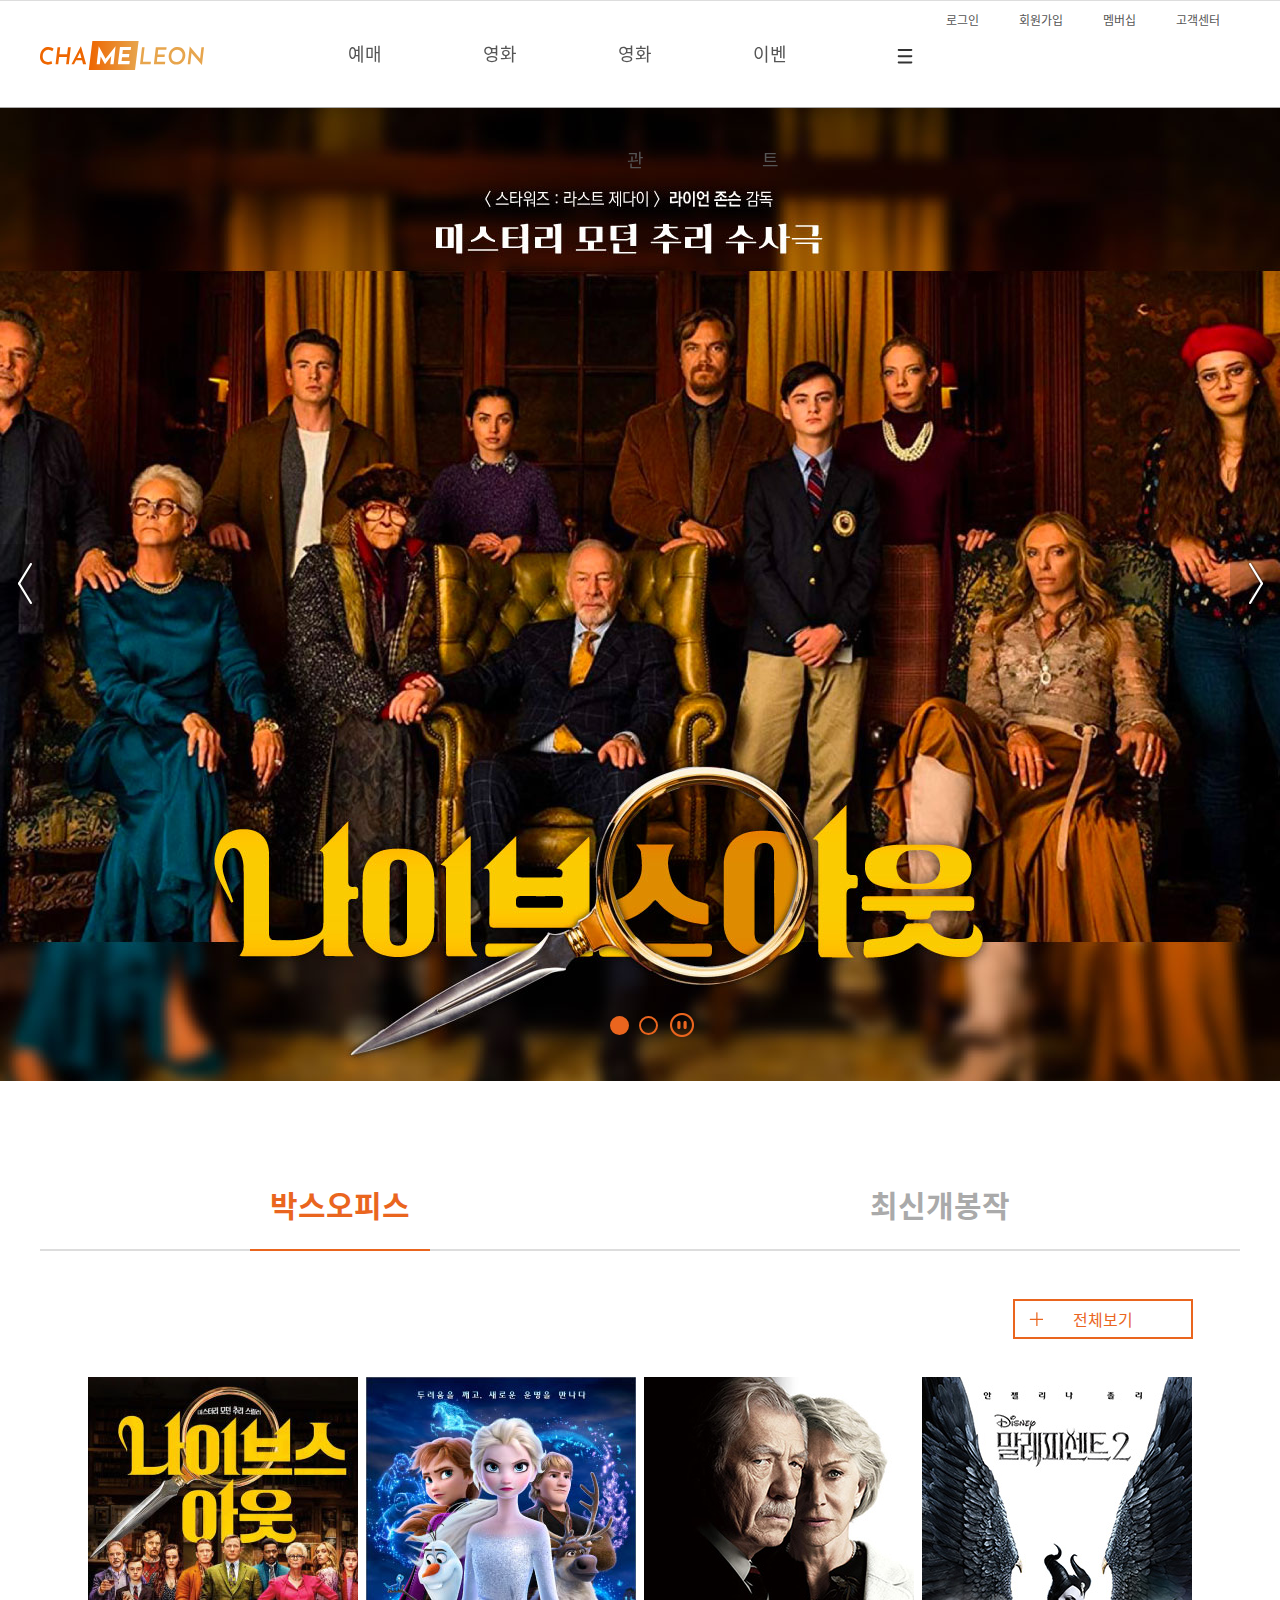
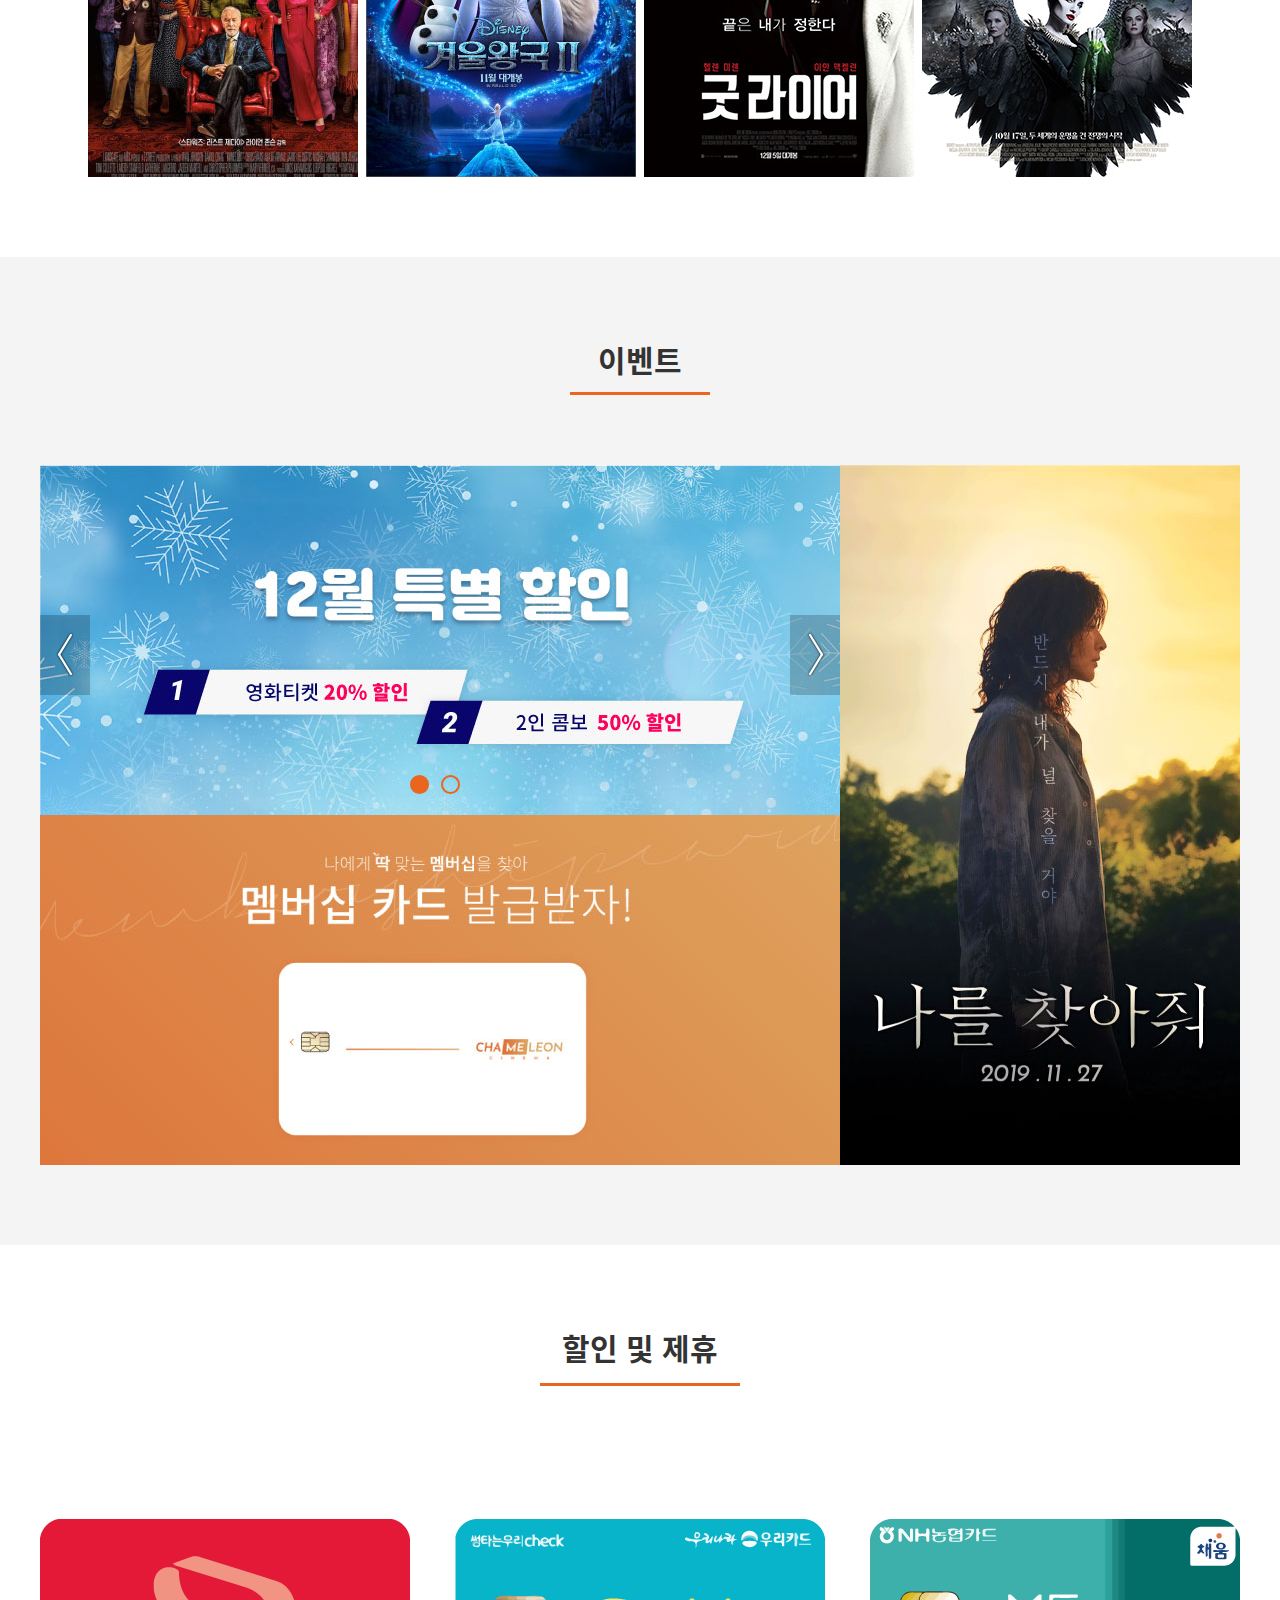
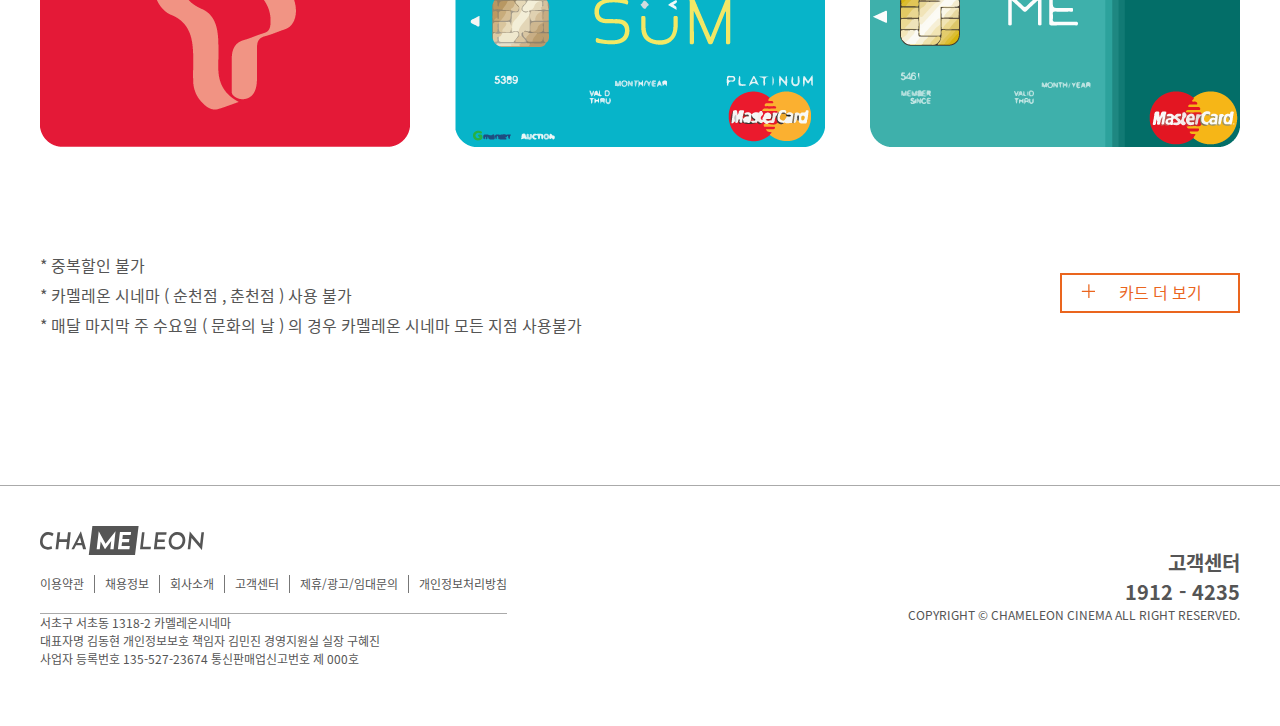
<file: index.html>
<!DOCTYPE html>
<html lang="ko">

<head>
    <meta charset="utf-8">
    <title>카멜레온시네마</title>
    <link rel="stylesheet" href="asset/css/common.css">
    <link rel="stylesheet" href="asset/css/index.css">
    <link rel="icon" href="asset/images/common/chamelieon.ico">
  
   
    <!--[if lt IE 9]>
        <script src="js/html5shiv.min.js"></script>
    <![endif]-->
    <script src="asset/js/jquery-1.12.4.min.js"></script>
    <script src="asset/js/jquery.bxslider.min.js"></script>
    <script src="asset/js/tab.js"></script>
    <script src="asset/js/common.js"></script>
    <script>
        $(document).ready(function () {
            $('#content1 .moviePosterSlider').bxSlider({
                mode: "fade", // horizontal(기본값), vertical, fade
                auto: true, // false(기본값), true(자동실행)
                pause: 4000, // 4000(기본값 4초)
                autoControls: true, // false(기본값) 시작과 정지버튼 생성 autoHover(기본값 false) 마우스 올리면 멈춤
                ariaLive: true, // sr 사용자에게 변경된 정보를 알릴지 여부
                ariaHidden: true, // 보여지는 슬라이더 내용인지 여부
                prevText: "이전 슬라이더 보기",
                nextText: "다음 슬라이더 보기",
                startText: "애니메이션 시작",
                stopText: "애니메이션 정지"
            });

            $('#evtBaSliWarp .eventBannerSlider').bxSlider({
                mode: "fade", // horizontal(기본값), vertical, fade
                pause: 2000, // 4000(기본값 4초)
                ariaLive: true, // sr 사용자에게 변경된 정보를 알릴지 여부
                ariaHidden: true, // 보여지는 슬라이더 내용인지 여부
                prevText: "이전 슬라이더 보기",
                nextText: "다음 슬라이더 보기",
            });

        });
    </script>
</head>

<body>
    <div id="skip">
        <a href="#gnb">주메뉴 바로가기</a>
        <a href="#content2">본문바로가기</a>
    </div>

    <header id="header">
        <div id="header_wrap">
            <h1 class="logo fl_left">
                <a href="index.html">
                    <img src="asset/images/common/logo.svg" alt="카멜레온시네마 로고">
                </a>
            </h1>
            <div id="header_btn">
                <ul class="fl_right">
                    <li class="fl_left"><a href="">로그인</a></li>
                    <li class="fl_left"><a href="member/join.html">회원가입</a></li>
                    <li class="fl_left"><a href="membership/ms_guide.html">멤버십</a></li>
                    <li class="fl_left"><a href="notice/faq.html">고객센터</a></li>
                </ul>
            </div>
            <nav id="gnb" class="txt_cen cle_both:after">
                <ul>
                    <li><a href="reserve/r_quick.html">예매</a></li>
                    <li><a href="movie/recently.html">영화</a></li>
                    <li><a href="cinema/c_finder.html">영화관</a></li>
                    <li><a href="">이벤트</a></li>
                    <li class="all_Menu"><a href="#sitemap"><img src="asset/images/common/icon_menu.gif" alt="전체메뉴보기"></a></li>
                </ul>
            </nav>
        </div>
        <div id="sitemap" class="po_relat ">
            <div class="sitemap_box po_absol">
                <ul class="s_tit">
                    <li><a href="">영화</a>
                        <ul>
                            <li><a href="">박스오피스</a></li>
                            <li><a href="movie/recently.html">최신개봉작</a></li>
                            <li><a href="">상영예정작</a></li>
                        </ul>
                    </li>
                    <li><a href="">예매</a>
                        <ul>
                            <li><a href="reserve/r_quick.html">빠른예매</a></li>
                            <li><a href="">미개봉 선예매</a></li>
                            <li><a href="">예매확인</a></li>
                        </ul>
                    </li>
                    <li><a href="">극장</a>
                        <ul>
                            <li><a href="cinema/c_finder.html">영화관 찾기</a></li>
                            <li><a href="">자주가는 영화관</a></li>
                            <li><a href="">특별관</a></li>
                        </ul>
                    </li>
                    <li><a href="">이벤트</a>
                        <ul>
                            <li><a href="">브랜드</a></li>
                            <li><a href="">영화</a></li>
                            <li><a href="">제휴</a></li>
                            <li><a href="">영화관</a></li>
                        </ul>
                    </li>
                    <li><a href="">스토어</a>
                        <ul>
                            <li><a href="">티켓</a></li>
                            <li><a href="">콤보</a></li>
                            <li><a href="">굿즈</a></li>
                        </ul>
                    </li>
                </ul>
                <ul class="b_tit">
                    <li><a href="">멤버십</a>
                        <ul>
                            <li><a href="membership/ms_guide.html">멤버십 안내</a></li>
                            <li><a href="">멤버십 카드</a></li>
                            <li><a href="">제휴카드</a></li>
                            <li><a href="">VIP</a></li>
                        </ul>
                    </li>
                    <li><a href="">회사소개</a>
                        <ul>
                            <li><a href="">회사소개</a></li>
                            <li><a href="">인재채용</a></li>
                            <li><a href="">광고 제휴 문의</a></li>
                            <li><a href="">경영</a></li>
                            <li><a href="">본사위치</a></li>
                        </ul>
                    </li>
                    <li><a href="">회원서비스</a>
                        <ul>
                            <li><a href="member/join.html">회원가입</a></li>
                            <li><a href="">아이디 | 패스워드 찾기</a></li>
                            <li><a href="">개인정보 처리 방침</a></li>
                            <li><a href="">회원탈퇴</a></li>
                        </ul>
                    </li>
                    <li><a href="">고객센터</a>
                        <ul>
                            <li><a href="notice/faq.html">자주 묻는 질문</a></li>
                            <li><a href="">공지사항</a></li>
                            <li><a href="notice/question.html">문의하기</a></li>
                            <li><a href="">분실문 문의 및 접수</a></li>
                            <li><a href="">단체 및 대관문의</a></li>
                        </ul>
                    </li>
                </ul>

            </div>
        </div>
    </header>
    <div class="wid1920 cnt1wrap">
        <section class="section" id="content1">
            <h2 class="hide">최근소식 슬라이더</h2>
            <ul class="moviePosterSlider">
                <li><a href="">나이브스 아웃 포스터</a></li>
                <li><a href="">굿 라이어 포스터</a></li>
            </ul>
        </section>
    </div>
    <div class="contain">
        <section class="section cle_both" id="content2">
            <h2 class="hide">상영중인 영화 목록</h2>
            <div id="movieTab" class="txt_cen">
                <ul class="tablist" role="tablist" aria-label="박스오피스/최신개봉작">
                    <li class="tab first fl_left" role="tab" id="tab1" aria-controls="tabpanel1">박스오피스</li>
                    <li class="tab last fl_left" role="tab" id="tab2" aria-controls="tabpanel2">최신개봉작</li>
                </ul>
                <div class="tabpanel" role="tabpanel" id="tabpanel1" aria-labelledby="tab1">
                    <div>
                        <a href="movie/recently.html" class="boder_bx">전체보기</a>
                    </div>
                    <ul>
                        <li class="over fl_left po_relat">
                            <img src="asset/images/main/movie_poster1.jpg" alt="">
                            <div class="po_absol boder_bx">
                                <strong>나이브스 아웃</strong>
                                <p>12세 관람가</p>
                                <a href="reserve/r_quick.html" class="">예매하기</a>
                                <a href="movie/recently.html" class="">상세보기</a>
                            </div>
                        </li>
                        <li class="over fl_left po_relat">
                            <img src="asset/images/main/movie_poster2.jpg" alt="">
                            <div class="po_absol boder_bx">
                                <strong>겨울왕국 2</strong>
                                <p>전체연령가</p>
                                <a href="reserve/r_quick.html" class="">예매하기</a>
                                <a href="movie/recently.html" class="">상세보기</a>
                            </div>
                        </li>
                        <li class="over fl_left po_relat">
                            <img src="asset/images/main/movie_poster3.jpg" alt="">
                            <div class="po_absol boder_bx">
                                <strong>굿 라이어</strong>
                                <p>15세 관람가</p>
                                <a href="reserve/r_quick.html" class="">예매하기</a>
                                <a href="movie/recently.html" class="">상세보기</a>
                            </div>
                        </li>
                        <li class="over fl_left po_relat">
                            <img src="asset/images/main/movie_poster4.jpg" alt="">
                            <div class="po_absol boder_bx">
                                <strong>말레피센트 2</strong>
                                <p>12세 관람가</p>
                                <a href="reserve/r_quick.html" class="">예매하기</a>
                                <a href="movie/recently.html" class="">상세보기</a>
                            </div>
                        </li>
                    </ul>
                </div>
                <div class="tabpanel" role="tabpanel" id="tabpanel2" aria-labelledby="tab2">
                    <div>
                        <a href="movie/recently.html" class="boder_bx">전체보기</a>
                    </div>
                    <ul>
                        <li class="over fl_left po_relat">
                            <img src="asset/images/main/movie_poster2.jpg" alt="">
                            <div class="po_absol boder_bx">
                                <strong>겨울왕국 2</strong>
                                <p>전체연령가</p>
                                <a href="reserve/r_quick.html" class="">예매하기</a>
                                <a href="movie/recently.html" class="">상세보기</a>
                            </div>
                        </li>
                        <li class="over fl_left po_relat">
                            <img src="asset/images/main/movie_poster5.jpg" alt="">
                            <div class="po_absol boder_bx">
                                <strong>82년생 김지영</strong>
                                <p>12세 관람가</p>
                                <a href="reserve/r_quick.html" class="">예매하기</a>
                                <a href="movie/recently.html" class="">상세보기</a>
                            </div>
                        </li>
                        <li class="over fl_left po_relat">
                            <img src="asset/images/main/movie_poster3.jpg" alt="">
                            <div class="po_absol boder_bx">
                                <strong>굿 라이어</strong>
                                <p>15세 관람가</p>
                                <a href="reserve/r_quick.html" class="">예매하기</a>
                                <a href="movie/recently.html" class="">상세보기</a>
                            </div>
                        </li>
                        <li class="over fl_left po_relat">
                            <img src="asset/images/main/movie_poster6.jpg" alt="">
                            <div class="po_absol boder_bx">
                                <strong>감쪽같은 그녀</strong>
                                <p>전체연령가</p>
                                <a href="reserve/r_quick.html" class="">예매하기</a>
                                <a href="movie/recently.html" class="">상세보기</a>
                            </div>
                        </li>
                    </ul>
                </div>
            </div>
        </section>
    </div>
    <div id="content3_wrap" class="wid1920">
        <section class="section txt_cen" id="content3">
            <h2 class="">이벤트</h2>
            <div id="img_wrap">
                <div id="evtBaSliWarp">
                    <ul class="eventBannerSlider">
                        <li><a href="">12월 특별할인</a></li>
                        <li><a href="">홀수 수요일 할인</a></li>
                    </ul>
                </div>
                <div>
                    <a href="">나를 찾아줘 이벤트</a>
                </div>
                <div>
                    <a href="">멤버십 카드 발급</a>
                </div>
            </div>
        </section>
    </div>
    <div class="contain po_relat">
        <section class="section" id="content4">
            <div id="con4_wrap">
                <div class="con4_tit">
                    <h3>할인 및 제휴</h3>
                </div>
                <ul>
                    <li>
                        <div class="overbox">
                            <div class="over">
                                <span>SKT</span>
                                <strong>T Membership 카드</strong>
                                <p>
                                    * 영화 3000원 할인 (월 1회)<br>
                                    * 매점 3000원 할인 (월 1회)
                                </p>
                            </div>
                        </div>
                    </li>
                    <li>
                        <div class="overbox">
                            <div class="over">
                                <span>우리은행</span>
                                <strong>썸타는 우리 Check카드</strong>
                                <p>
                                    * 현장예매 1000원 할인 (1일 1회)<br>
                                    * 영화 3000원 할인 (월 1회)
                                </p>
                            </div>
                        </div>
                    </li>
                    <li>
                        <div class="overbox">
                            <div class="over">
                                <span>NH농협</span>
                                <strong>ME, ME 카드 </strong>
                                <p>
                                    * 온라인 결제 시 2000원 할인<br>
                                    * 2D 영화 4000원 할인 (월 1회)
                                </p>
                            </div>
                        </div>
                    </li>
                </ul>
                <span>
                    * 중복할인 불가<br>
                    * 카멜레온 시네마 ( 순천점 , 춘천점 ) 사용 불가<br>
                    * 매달 마지막 주 수요일 ( 문화의 날 ) 의 경우 카멜레온 시네마 모든 지점 사용불가
                </span>
                <a href="">카드 더 보기</a>
            </div>
        </section>
    </div>

    <div class="wid1920">
        <footer id="footer">
            <div class="footerbox">
                <h1 class="logo">
                    <a href="index.html">
                        <img src="asset/images/common/logo_footer.svg" alt="카멜레온시네마 로고">
                    </a>
                </h1>
                <ul class="cle_both">
                    <li>이용약관</li>
                    <li>채용정보</li>
                    <li>회사소개</li>
                    <li><a href="notice/faq.html">고객센터</a></li>
                    <li>제휴/광고/임대문의</li>
                    <li>개인정보처리방침</li>
                </ul>
                <address>
                    서초구 서초동 1318-2 카멜레온시네마
                </address>
                <p>
                    대표자명 김동현 개인정보보호 책임자 김민진 경영지원실 실장 구혜진<br>
                    사업자 등록번호 135-527-23674 통신판매업신고번호 제 000호
                </p>
                <div class="footer_txt">
                    <strong>고객센터<br>1912 - 4235</strong>
                    <p class="copyR">
                        COPYRIGHT &copy; CHAMELEON CINEMA ALL RIGHT RESERVED.
                    </p>
                </div>
            </div>
        </footer>
    </div>

</body>

</html>
</file>
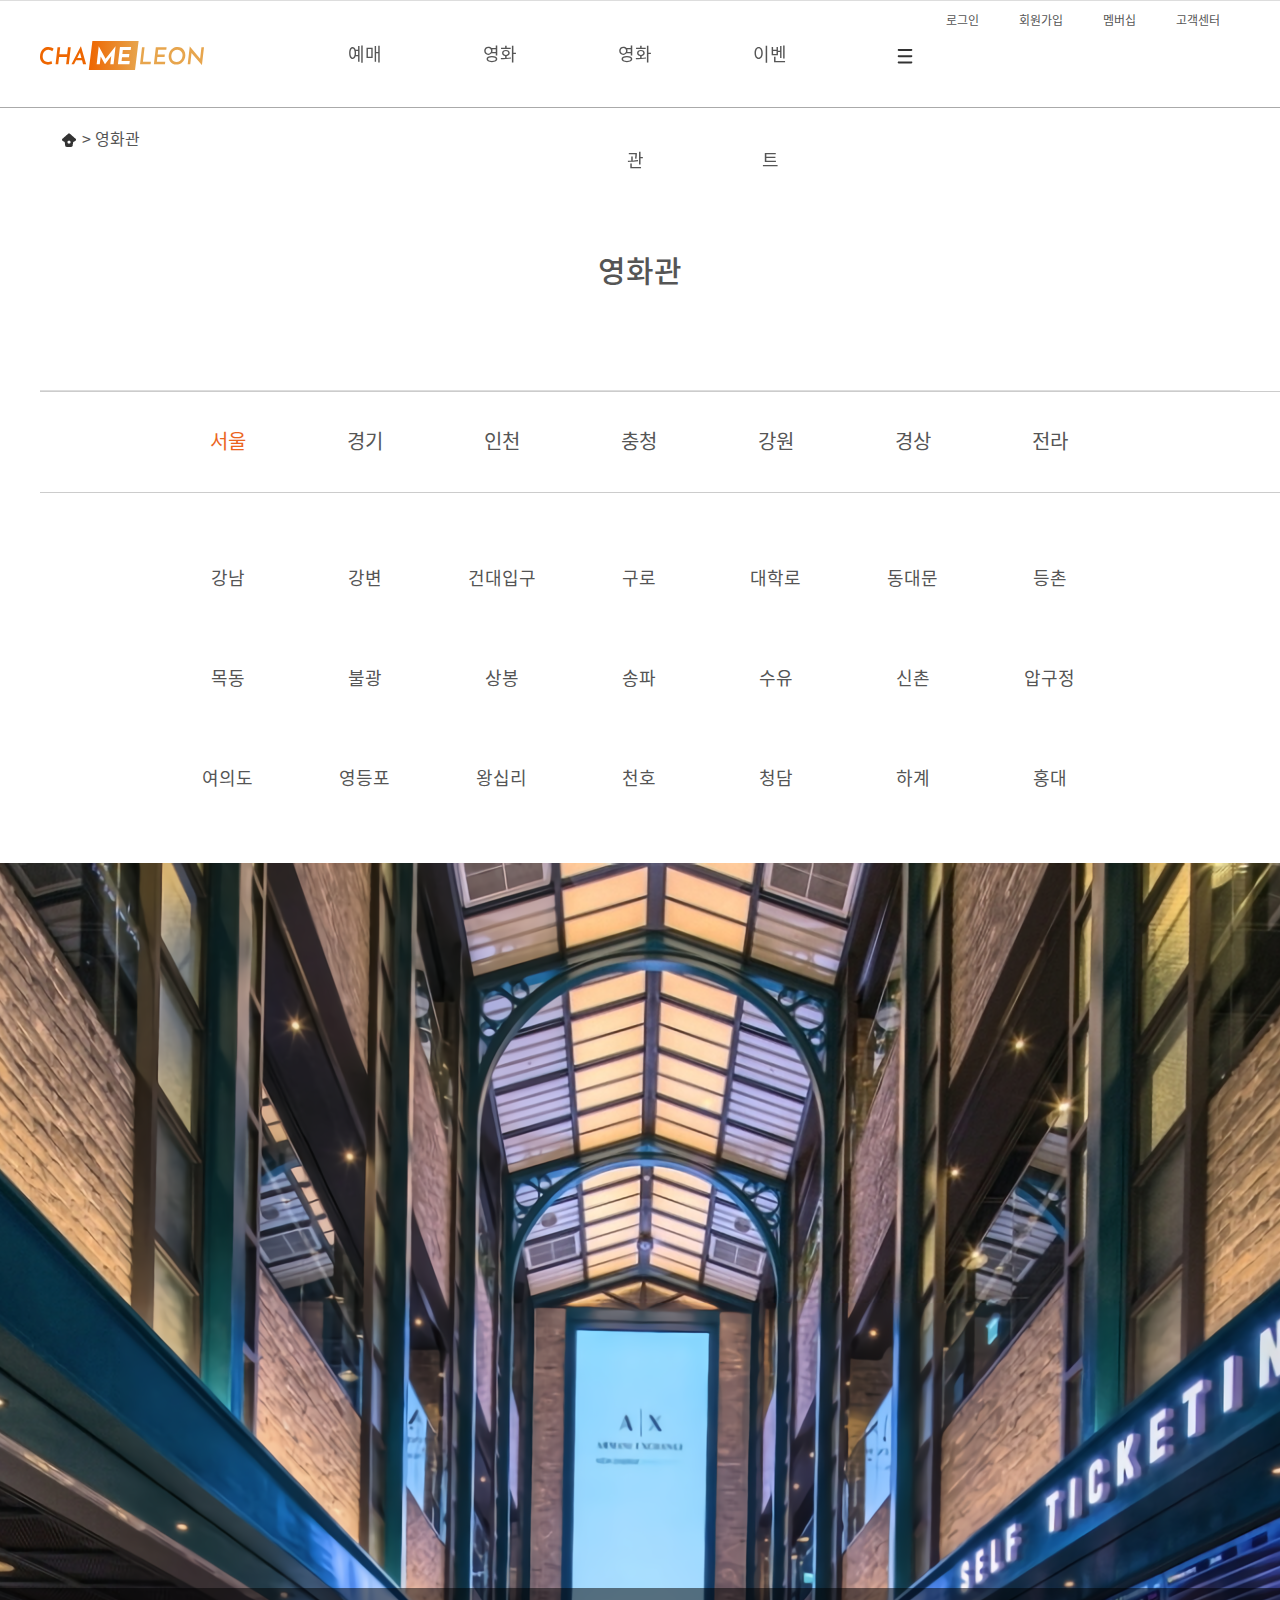
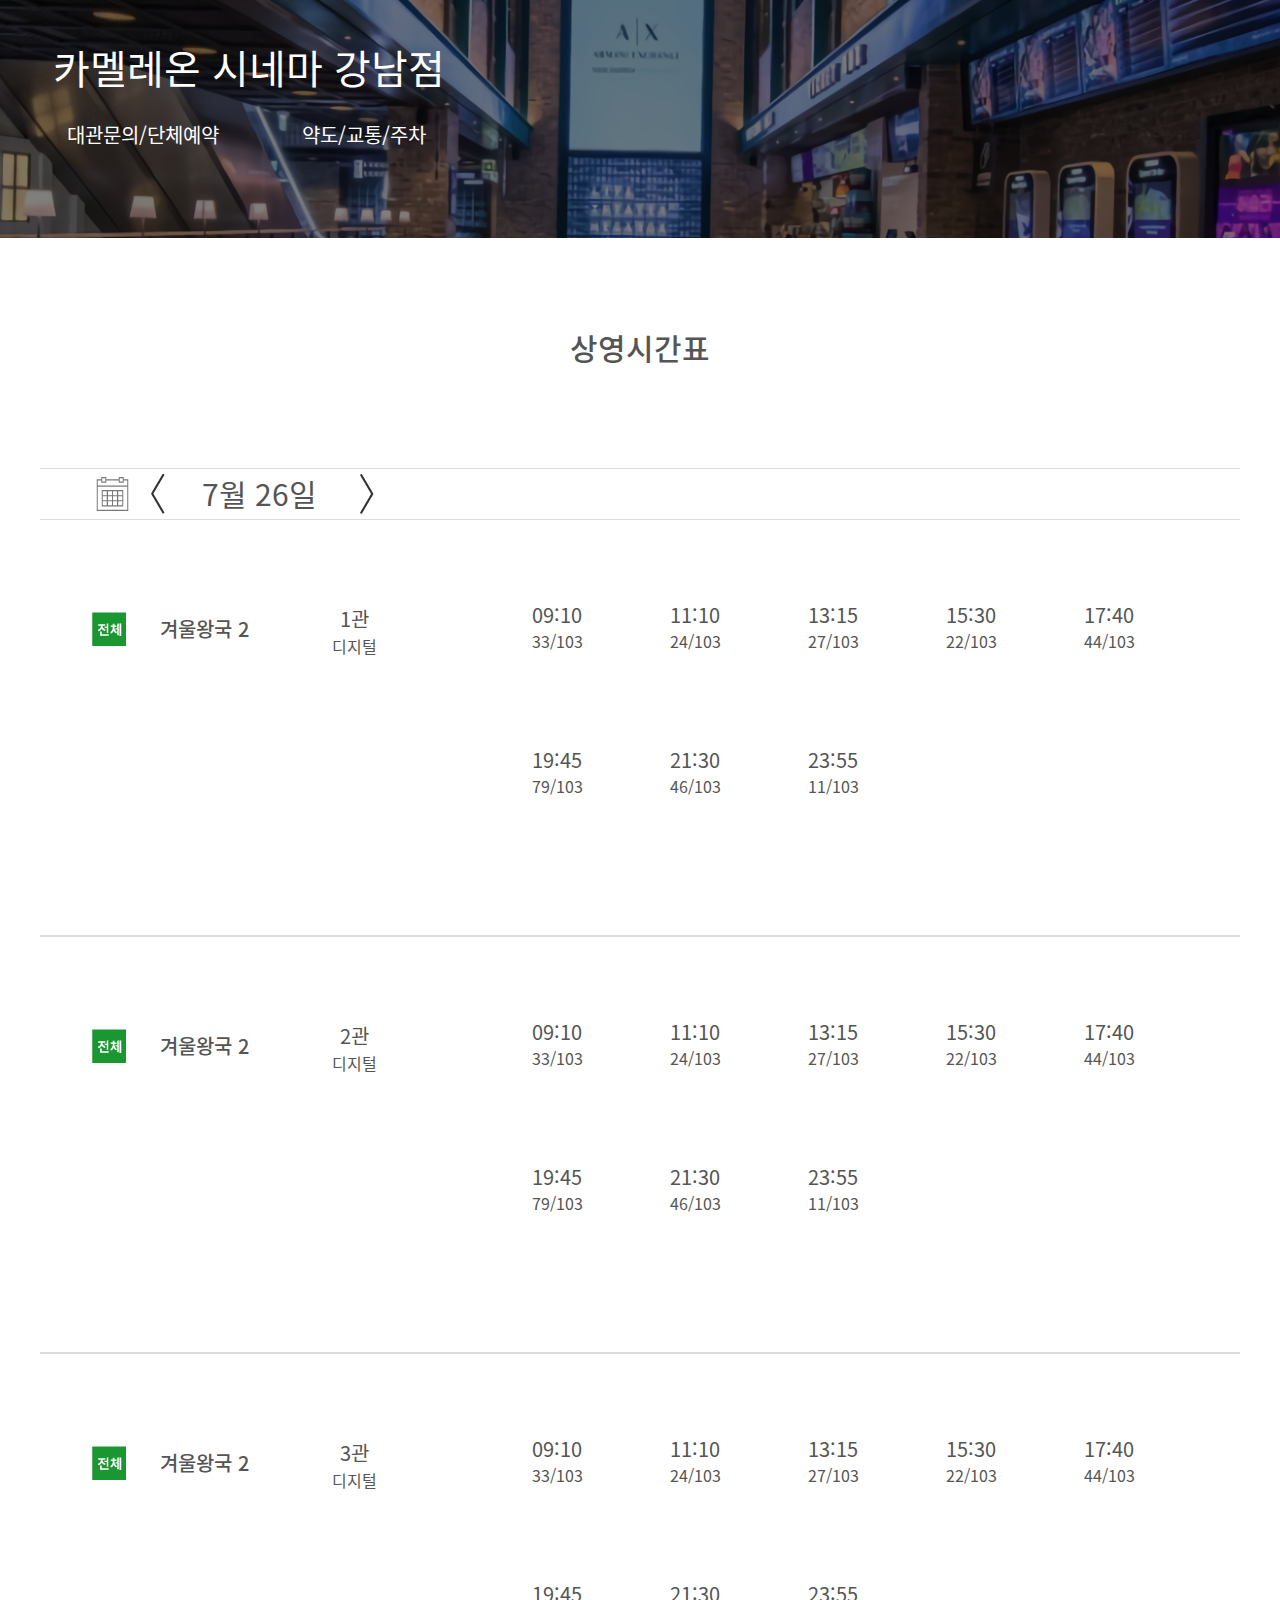
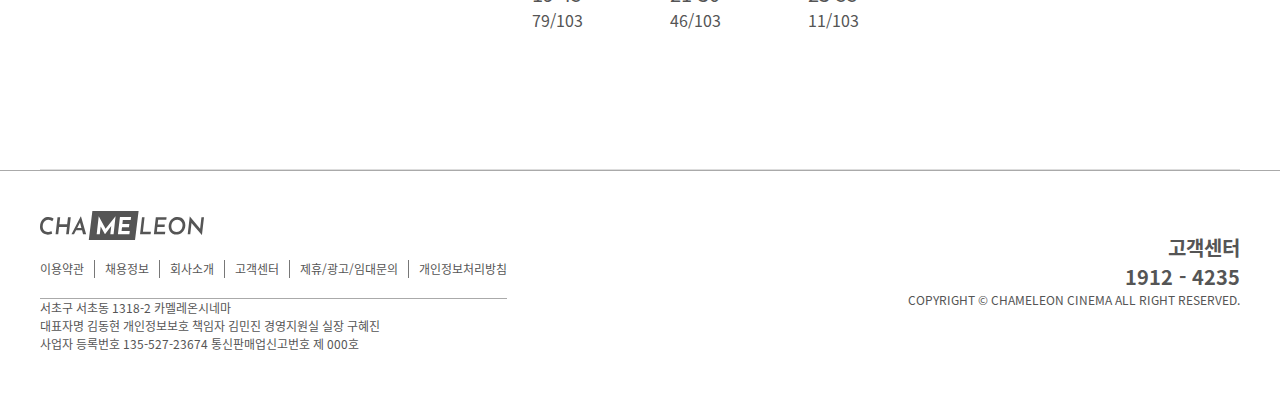
<file: cinema/c_finder.html>
<!DOCTYPE html>
<html lang="ko">

<head>
    <meta charset="utf-8">
    <title>1:1문의 : 고객센터 : 카멜레온시네마</title>
    <link rel="stylesheet" href="../asset/css/common.css">
    <link rel="stylesheet" href="../asset/css/sub.css">
    <link rel="stylesheet" href="../asset/css/kdh.css">
    <link rel="icon" href="../asset/images/common/chamelieon.ico">
    <style>

    </style>
    <!--[if lt IE 9]>
        <script src="js/html5shiv.min.js"></script>
    <![endif]-->
    <script src="../asset/js/jquery-1.12.4.min.js"></script>
    <script src="../asset/js/tab.js"></script>
    <script src="../asset/js/common.js"></script>
    <script src="../asset/js/finder.js"></script>
    <!-- <script src="../asset/js/jquery.bxslider.min.js"></script> -->

</head>

<body>
    <div id="skip">
        <a href="#gnb">주메뉴 바로가기</a>
        <a href="#su_tit">본문바로가기</a>
    </div>

    <header id="header">
        <div id="header_wrap">
            <h1 class="logo fl_left">
                <a href="../index.html">
                    <img src="../asset/images/common/logo.svg" alt="카멜레온시네마 로고">
                </a>
            </h1>
            <div id="header_btn">
                <ul class="fl_right">
                    <li class="fl_left"><a href="">로그인</a></li>
                    <li class="fl_left"><a href="../member/join.html">회원가입</a></li>
                    <li class="fl_left"><a href="../membership/ms_guaid.html">멤버십</a></li>
                    <li class="fl_left"><a href="../notice/faq.html">고객센터</a></li>
                </ul>
            </div>
            <nav id="gnb" class="txt_cen cle_both:after">
                <ul>
                    <li><a href="../reserve/r_quick.html">예매</a></li>
                    <li><a href="../movie/recently.html">영화</a></li>
                    <li><a href="../cinema/c_finder.html">영화관</a></li>
                    <li><a href="">이벤트</a></li>
                    <li class="all_Menu"><a href="#sitemap"><img src="../asset/images/common/icon_menu.gif"
                                alt="전체메뉴보기"></a></li>
                </ul>
            </nav>
        </div>
        <div id="sitemap" class="po_relat">
            <div class="sitemap_box po_absol">
                <ul class="s_tit">
                    <li><a href="">영화</a>
                        <ul>
                            <li><a href="">박스오피스</a></li>
                            <li><a href="../movie/recently.html">최신개봉작</a></li>
                            <li><a href="">상영예정작</a></li>
                        </ul>
                    </li>
                    <li><a href="">예매</a>
                        <ul>
                            <li><a href="../reserve/r_quick.html">빠른예매</a></li>
                            <li><a href="">미개봉 선예매</a></li>
                            <li><a href="">예매확인</a></li>
                        </ul>
                    </li>
                    <li><a href="">극장</a>
                        <ul>
                            <li><a href="../cinema/c_finder.html">영화관 찾기</a></li>
                            <li><a href="">자주가는 영화관</a></li>
                            <li><a href="">특별관</a></li>
                        </ul>
                    </li>
                    <li><a href="">이벤트</a>
                        <ul>
                            <li><a href="">브랜드</a></li>
                            <li><a href="">영화</a></li>
                            <li><a href="">제휴</a></li>
                            <li><a href="">영화관</a></li>
                        </ul>
                    </li>
                    <li><a href="">스토어</a>
                        <ul>
                            <li><a href="">티켓</a></li>
                            <li><a href="">콤보</a></li>
                            <li><a href="">굿즈</a></li>
                        </ul>
                    </li>
                </ul>
                <ul class="b_tit">
                    <li><a href="">멤버십</a>
                        <ul>
                            <li><a href="../ms_guaid.html">멤버십 안내</a></li>
                            <li><a href="">멤버십 카드</a></li>
                            <li><a href="">제휴카드</a></li>
                            <li><a href="">VIP</a></li>
                        </ul>
                    </li>
                    <li><a href="">회사소개</a>
                        <ul>
                            <li><a href="">회사소개</a></li>
                            <li><a href="">인재채용</a></li>
                            <li><a href="">광고 제휴 문의</a></li>
                            <li><a href="">경영</a></li>
                            <li><a href="">본사위치</a></li>
                        </ul>
                    </li>
                    <li><a href="">회원서비스</a>
                        <ul>
                            <li><a href="../member/join.html">회원가입</a></li>
                            <li><a href="">아이디 | 패스워드 찾기</a></li>
                            <li><a href="">개인정보 처리 방침</a></li>
                            <li><a href="">회원탈퇴</a></li>
                        </ul>
                    </li>
                    <li><a href="">고객센터</a>
                        <ul>
                            <li><a href="../notice/faq.html">자주 묻는 질문</a></li>
                            <li><a href="">공지사항</a></li>
                            <li><a href="../notice/question.html">문의하기</a></li>
                            <li><a href="">분실문 문의 및 접수</a></li>
                            <li><a href="">단체 및 대관문의</a></li>
                        </ul>
                    </li>
                </ul>

            </div>
        </div>
    </header>

    <section id="subpage_content" class="contain po_relat">
        <div id="location_bar">
            <a href="../index.html"><img src="../asset/images/common/icon_home.gif" alt="홈 아이콘"></a> &gt; 영화관
        </div>
        <h2 id="su_tit" class="txt_cen">영화관</h2>

        <div id="cinemaTab">
            <ul class="tablist" role="tablist" aria-label="영화관 선택">
                <li id="tab1" class="tab first" role="tab" aria-controls="tabpanel1">서울</li>
                <li id="tab2" class="tab" role="tab" aria-controls="tabpanel2">경기</li>
                <li id="tab3" class="tab" role="tab" aria-controls="tabpanel3">인천</li>
                <li id="tab4" class="tab" role="tab" aria-controls="tabpanel4">충청</li>
                <li id="tab5" class="tab" role="tab" aria-controls="tabpanel5">강원</li>
                <li id="tab6" class="tab" role="tab" aria-controls="tabpanel6">경상</li>
                <li id="tab7" class="tab last" role="tab" aria-controls="tabpanel7">전라</li>
            </ul>
            <div id="tabpanel1" class="tabpanel" role="tabpanel" aria-labelledby="tab1">
                <ul class="">
                    <li><a href="">강남</a></li>
                    <li><a href="">강변</a></li>
                    <li><a href="">건대입구</a></li>
                    <li><a href="">구로</a></li>
                    <li><a href="">대학로</a></li>
                    <li><a href="">동대문</a></li>
                    <li><a href="">등촌</a></li>
                </ul>
                <ul class="">
                    <li><a href="">목동</a></li>
                    <li><a href="">불광</a></li>
                    <li><a href="">상봉</a></li>
                    <li><a href="">송파</a></li>
                    <li><a href="">수유</a></li>
                    <li><a href="">신촌</a></li>
                    <li><a href="">압구정</a></li>
                </ul>
                <ul class="">
                    <li><a href="">여의도</a></li>
                    <li><a href="">영등포</a></li>
                    <li><a href="">왕십리</a></li>
                    <li><a href="">천호</a></li>
                    <li><a href="">청담</a></li>
                    <li><a href="">하계</a></li>
                    <li><a href="">홍대</a></li>
                </ul>
            </div>
            <div id="tabpanel2" class="tabpanel" role="tabpanel" aria-labelledby="tab2">
                <ul class="">
                    <li><a href="">경기광주</a></li>
                    <li><a href="">광교상현</a></li>
                    <li><a href="">광명철산</a></li>
                    <li><a href="">구리</a></li>
                    <li><a href="">김포</a></li>
                    <li><a href="">김포운양</a></li>
                    <li><a href="">김포풍무</a></li>
                </ul>
                <ul class="">
                    <li><a href="">부천</a></li>
                    <li><a href="">부천역</a></li>
                    <li><a href="">북수원</a></li>
                    <li><a href="">서현</a></li>
                    <li><a href="">소풍</a></li>
                    <li><a href="">수원</a></li>
                    <li><a href="">시흥</a></li>
                </ul>
                <ul class="">
                    <li><a href="">안산</a></li>
                    <li><a href="">야탑</a></li>
                    <li><a href="">역곡</a></li>
                    <li><a href="">용인</a></li>
                    <li><a href="">의정부</a></li>
                    <li><a href="">판교</a></li>
                    <li><a href="">평택소사</a></li>
                </ul>
            </div>
            <div id="tabpanel3" class="tabpanel" role="tabpanel" aria-labelledby="tab3">
                <ul class="">
                    <li><a href="">계양</a></li>
                    <li><a href="">남주안</a></li>
                    <li><a href="">부평</a></li>
                    <li><a href="">연수역</a></li>
                    <li><a href="">인천</a></li>
                    <li><a href="">인천공항</a></li>
                    <li><a href="">인천논현</a></li>
                </ul>
                <ul class="">
                    <li><a href="">인천연수</a></li>
                    <li><a href="">주안역</a></li>
                    <li><a href="">청라</a></li>
                </ul>
                <ul class=""></ul>
            </div>
            <div id="tabpanel4" class="tabpanel" role="tabpanel" aria-labelledby="tab4">
                <ul class="">
                    <li><a href="">당진</a></li>
                    <li><a href="">대전</a></li>
                    <li><a href="">대전가수원</a></li>
                    <li><a href="">대전가오</a></li>
                    <li><a href="">대전탄방</a></li>
                    <li><a href="">대전터미널</a></li>
                    <li><a href="">보령</a></li>
                </ul>
                <ul class="">
                    <li><a href="">서산</a></li>
                    <li><a href="">세종</a></li>
                    <li><a href="">유성노은</a></li>
                    <li><a href="">천안</a></li>
                    <li><a href="">천안터미널</a></li>
                    <li><a href="">천안펜타포트</a></li>
                    <li><a href="">청주(서문)</a></li>
                </ul>
                <ul class="">
                    <li><a href="">청주성안길</a></li>
                    <li><a href="">청주율량</a></li>
                    <li><a href="">청주지웰시티</a></li>
                    <li><a href="">청주터미널</a></li>
                    <li><a href="">충북혁신</a></li>
                    <li><a href="">홍성</a></li>
                </ul>
            </div>
            <div id="tabpanel5" class="tabpanel" role="tabpanel" aria-labelledby="tab5">
                <ul class="">
                    <li><a href="">강릉</a></li>
                    <li><a href="">원주</a></li>
                    <li><a href="">인제</a></li>
                    <li><a href="">춘천</a></li>
                    <li><a href="">춘천명동</a></li>
                </ul>
                <ul class=""></ul>
                <ul class=""></ul>
            </div>
            <div id="tabpanel6" class="tabpanel" role="tabpanel" aria-labelledby="tab6">
                <ul class="">
                    <li><a href="">거제</a></li>
                    <li><a href="">구미</a></li>
                    <li><a href="">김천율곡</a></li>
                    <li><a href="">김해</a></li>
                    <li><a href="">남포</a></li>
                    <li><a href="">대구</a></li>
                    <li><a href="">대구수성</a></li>
                </ul>
                <ul class="">
                    <li><a href="">대구스타디움</a></li>
                    <li><a href="">대구아카데미</a></li>
                    <li><a href="">대구월성</a></li>
                    <li><a href="">대연</a></li>
                    <li><a href="">동래</a></li>
                    <li><a href="">마산</a></li>
                    <li><a href="">서면</a></li>
                </ul>
                <ul class="">
                    <li><a href="">양산</a></li>
                    <li><a href="">울산</a></li>
                    <li><a href="">울산신천</a></li>
                    <li><a href="">창원</a></li>
                    <li><a href="">통영</a></li>
                    <li><a href="">포항</a></li>
                    <li><a href="">해운대</a></li>
                </ul>
            </div>
            <div id="tabpanel7" class="tabpanel" role="tabpanel" aria-labelledby="tab7">
                <ul class="">
                    <li><a href="">광양</a></li>
                    <li><a href="">광주</a></li>
                    <li><a href="">광주상무</a></li>
                    <li><a href="">광주터미널</a></li>
                    <li><a href="">광주하남</a></li>
                    <li><a href="">군산</a></li>
                    <li><a href="">나주</a></li>
                </ul>
                <ul class="">
                    <li><a href="">목포</a></li>
                    <li><a href="">목포평화광장</a></li>
                    <li><a href="">서천주</a></li>
                    <li><a href="">순천</a></li>
                    <li><a href="">순천신대</a></li>
                    <li><a href="">여수</a></li>
                    <li><a href="">익산</a></li>
                </ul>
                <ul class="">
                    <li><a href="">전주고사</a></li>
                    <li><a href="">전주효자</a></li>
                    <li><a href="">정읍</a></li>
                    <li><a href="">제주</a></li>
                </ul>
            </div>
        </div>
    </section>

    <section id="c_finder_cnt2">
        <div class="cnt2 po_relat">
            <div id="opaBox">
                <div class="opaTxt contain">
                    <h3>카멜레온 시네마 강남점</h3>
                    <a href="">대관문의/단체예약</a>
                    <a href="">약도/교통/주차</a>
                </div>
            </div>
        </div>
    </section>

    <section id="timeTable">
        <div class="timeTable contain">
            <h2 class="txt_cen">상영시간표</h2>

            <div class="printDate po_relat">
                <button type="button"><img src="../asset/images/cinema/calendar.png" alt="날짜선택 달력 아이콘"></button>
                <button type="button"><img src="../asset/images/common/icon_big_left.gif" alt="이전"></button>
                <span class="pDate"></span>
                <button type="button"><img src="../asset/images/common/icon_big_right.gif" alt="다음"></button>

                <table id="calendar" class="po_absol">
                    <caption>날짜선택을 할 수 있는 달력입니다.</caption>
                    <thead>
                        <tr>
                            <th scope="col"><button type="button"><img src="../asset/images/common/icon_left.gif" alt="이전달보기"></button></th>
                            <th scope="col" colspan="5" id="tbCalendarYM"></th>
                            <th scope="col"><button type="button"><img src="../asset/images/common/icon_right.gif" alt="다음달보기"></button></th>
                        </tr>
                    </thead>
                    <tbody>
                        <tr>
                            <th scope="col">일</th>
                            <th scope="col">월</th>
                            <th scope="col">화</th>
                            <th scope="col">수</th>
                            <th scope="col">목</th>
                            <th scope="col">금</th>
                            <th scope="col">토</th>
                        </tr>
                    </tbody>
                </table>
            </div>
            <div class="mvListArea">
                <div class="mvInfo boder_bx">
                    <img src="../asset/images/reserve/movie_age.gif" alt="전체연령가">
                    <h3>겨울왕국 2</h3>
                    <div class="room">
                        <p>1관</p><span>디지털</span>
                    </div>
                </div>
                <div class="mvTime boder_bx">
                    <ul>
                        <li><a href="" role="button" title="좌석보기"><span>09:10</span>33/103</a></li>
                        <li><a href="" role="button" title="좌석보기"><span>11:10</span>24/103</a></li>
                        <li><a href="" role="button" title="좌석보기"><span>13:15</span>27/103</a></li>
                        <li><a href="" role="button" title="좌석보기"><span>15:30</span>22/103</a></li>
                        <li><a href=""><span>17:40</span>44/103</a></li>
                    </ul>
                    <ul>
                        <li><a href="" role="button" title="좌석보기"><span>19:45</span>79/103</a></li>
                        <li><a href="" role="button" title="좌석보기"><span>21:30</span>46/103</a></li>
                        <li><a href="" role="button" title="좌석보기"><span>23:55</span>11/103</a></li>
                    </ul>
                </div>
            </div>
            <div class="mvListArea">
                <div class="mvInfo boder_bx">
                    <img src="../asset/images/reserve/movie_age.gif" alt="전체연령가">
                    <h3>겨울왕국 2</h3>
                    <div class="room">
                        <p>2관</p><span>디지털</span>
                    </div>
                </div>
                <div class="mvTime boder_bx">
                    <ul>
                        <li><a href="" role="button" title="좌석보기"><span>09:10</span>33/103</a></li>
                        <li><a href="" role="button" title="좌석보기"><span>11:10</span>24/103</a></li>
                        <li><a href="" role="button" title="좌석보기"><span>13:15</span>27/103</a></li>
                        <li><a href="" role="button" title="좌석보기"><span>15:30</span>22/103</a></li>
                        <li><a href="" role="button" title="좌석보기"><span>17:40</span>44/103</a></li>
                    </ul>
                    <ul>
                        <li><a href="" role="button" title="좌석보기"><span>19:45</span>79/103</a></li>
                        <li><a href="" role="button" title="좌석보기"><span>21:30</span>46/103</a></li>
                        <li><a href="" role="button" title="좌석보기"><span>23:55</span>11/103</a></li>
                    </ul>
                </div>
            </div>
            <div class="mvListArea">
                <div class="mvInfo boder_bx">
                    <img src="../asset/images/reserve/movie_age.gif" alt="전체연령가">
                    <h3>겨울왕국 2</h3>
                    <div class="room">
                        <p>3관</p><span>디지털</span>
                    </div>
                </div>
                <div class="mvTime boder_bx">
                    <ul>
                        <li><a href="" role="button" title="좌석보기"><span>09:10</span>33/103</a></li>
                        <li><a href="" role="button" title="좌석보기"><span>11:10</span>24/103</a></li>
                        <li><a href="" role="button" title="좌석보기"><span>13:15</span>27/103</a></li>
                        <li><a href="" role="button" title="좌석보기"><span>15:30</span>22/103</a></li>
                        <li><a href="" role="button" title="좌석보기"><span>17:40</span>44/103</a></li>
                    </ul>
                    <ul>
                        <li><a href="" role="button" title="좌석보기"><span>19:45</span>79/103</a></li>
                        <li><a href="" role="button" title="좌석보기"><span>21:30</span>46/103</a></li>
                        <li><a href="" role="button" title="좌석보기"><span>23:55</span>11/103</a></li>
                    </ul>
                </div>
            </div>
        </div>

    </section>
    <div class="minimap po_absol txt_cen">
        <h4>카멜레온 강남점</h4> <!-- 하단 보더 font-size 26px-->
        <strong>Screen</strong>
        <div id="pSe" class="seat"> <!-- 좌석 15x15 좌석간 여백 4px -->
            
        </div>
        <strong>15:30 ~ 17:20</strong> <!-- 상단보더 -->
    </div>
    <div class="wid1920">
        <footer id="footer">
            <div class="footerbox">
                <h1 class="logo">
                    <a href="../index.html">
                        <img src="../asset/images/common/logo_footer.svg" alt="카멜레온시네마 로고">
                    </a>
                </h1>
                <ul class="cle_both">
                    <li>이용약관</li>
                    <li>채용정보</li>
                    <li>회사소개</li>
                    <li><a href="../notice/faq.html">고객센터</a></li>
                    <li>제휴/광고/임대문의</li>
                    <li>개인정보처리방침</li>
                </ul>
                <address>
                    서초구 서초동 1318-2 카멜레온시네마
                </address>
                <p>
                    대표자명 김동현 개인정보보호 책임자 김민진 경영지원실 실장 구혜진<br>
                    사업자 등록번호 135-527-23674 통신판매업신고번호 제 000호
                </p>
                <div class="footer_txt">
                    <strong>고객센터<br>1912 - 4235</strong>
                    <p class="copyR">
                        COPYRIGHT &copy; CHAMELEON CINEMA ALL RIGHT RESERVED.
                    </p>
                </div>
            </div>
        </footer>
    </div>

</body>

</html>
</file>
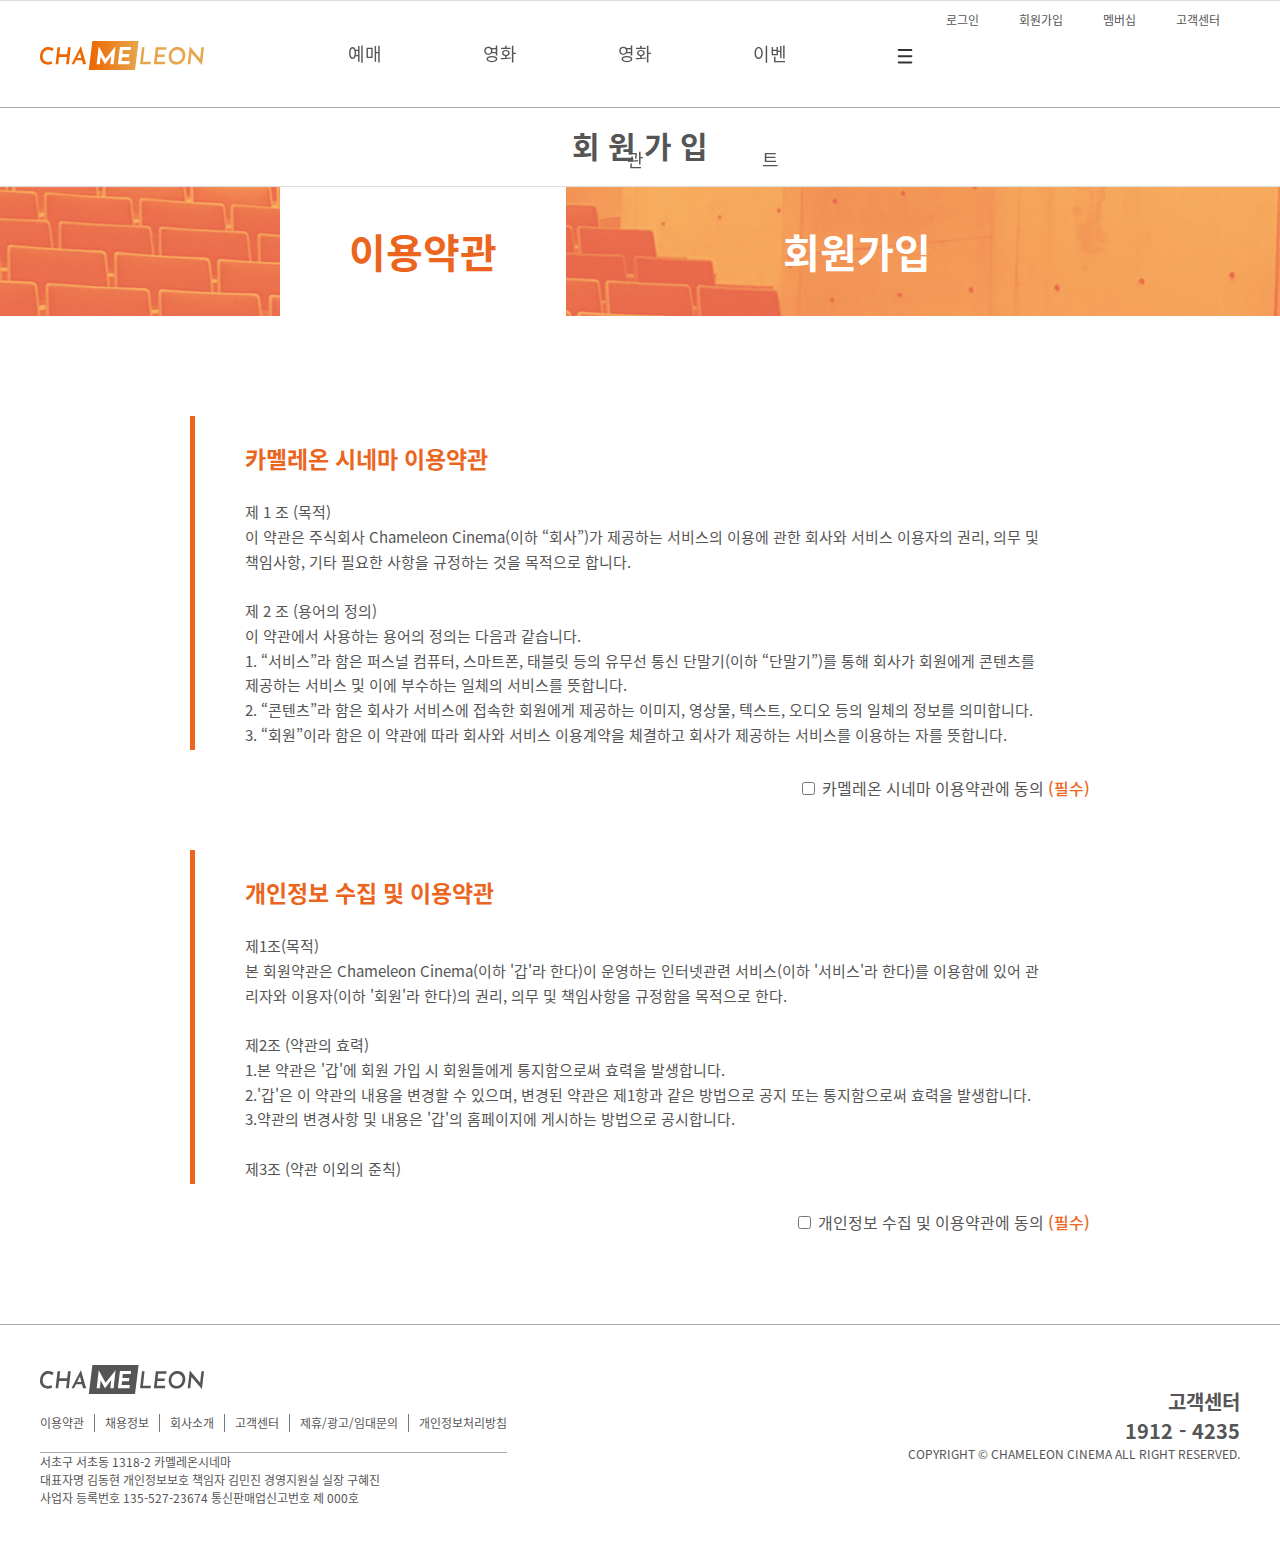
<file: member/join.html>
<!DOCTYPE html>
<html lang="ko">

<head>
    <meta charset="utf-8">
    <title>회원가입 : 카멜레온시네마</title>
    <link rel="stylesheet" href="../asset/css/common.css">
    <link rel="stylesheet" href="../asset/css/khj.css">
    <link rel="icon" href="../asset/images/common/chamelieon.ico">
    <!--[if lt IE 9]>
        <script src="js/html5shiv.min.js"></script>
    <![endif]-->
    <script src="../asset/js/jquery-1.12.4.min.js"></script>
    <script src="../asset/js/tab.js"></script>
    <script src="../asset/js/common.js"></script>
    <script>
        $(document).ready(function () {
            var $Year = '';
            var $Month = '';
            var $Day = '';

            for (var i = 2020; i >= 1920; i--) {
                $Year += '<option value="' + i + '">' + i + '</option>';
            };
            for (var i = 1; i <= 12; i++) {
                $Month += '<option value="' + i + '">' + i + '</option>';
            };
            for (var i = 1; i <= 31; i++) {
                $Day += '<option value="' + i + '">' + i + '</option>';
            };

            $('#year').html($Year);
            $('#month').html($Month);
            $('#day').html($Day);
        });
    </script>
</head>

<body>
    <div id="skip">
        <a href="#gnb">주메뉴 바로가기</a>
        <a href="#join_content">본문바로가기</a>
    </div>

    <header id="header">
        <div id="header_wrap">
            <h1 class="logo fl_left">
                <a href="../index.html">
                    <img src="../asset/images/common/logo.svg" alt="카멜레온시네마 로고">
                </a>
            </h1>
            <div id="header_btn">
                <ul class="fl_right">
                    <li class="fl_left"><a href="">로그인</a></li>
                    <li class="fl_left"><a href="../member/join.html">회원가입</a></li>
                    <li class="fl_left"><a href="../membership/ms_guaid.html">멤버십</a></li>
                    <li class="fl_left"><a href="../notice/faq.html">고객센터</a></li>
                </ul>
            </div>
            <nav id="gnb" class="txt_cen cle_both:after">
                <ul>
                    <li><a href="../reserve/r_quick.html">예매</a></li>
                    <li><a href="../movie/recently.html">영화</a></li>
                    <li><a href="../cinema/c_finder.html">영화관</a></li>
                    <li><a href="">이벤트</a></li>
                    <li class="all_Menu"><a href="#sitemap"><img src="../asset/images/common/icon_menu.gif"
                                alt="전체메뉴보기"></a></li>
                </ul>
            </nav>
        </div>
        <div id="sitemap" class="po_relat">
            <div class="sitemap_box po_absol">
                <ul class="s_tit">
                    <li><a href="">영화</a>
                        <ul>
                            <li><a href="">박스오피스</a></li>
                            <li><a href="../movie/recently.html">최신개봉작</a></li>
                            <li><a href="">상영예정작</a></li>
                        </ul>
                    </li>
                    <li><a href="">예매</a>
                        <ul>
                            <li><a href="../reserve/r_quick.html">빠른예매</a></li>
                            <li><a href="">미개봉 선예매</a></li>
                            <li><a href="">예매확인</a></li>
                        </ul>
                    </li>
                    <li><a href="">극장</a>
                        <ul>
                            <li><a href="../cinema/c_finder.html">영화관 찾기</a></li>
                            <li><a href="">자주가는 영화관</a></li>
                            <li><a href="">특별관</a></li>
                        </ul>
                    </li>
                    <li><a href="">이벤트</a>
                        <ul>
                            <li><a href="">브랜드</a></li>
                            <li><a href="">영화</a></li>
                            <li><a href="">제휴</a></li>
                            <li><a href="">영화관</a></li>
                        </ul>
                    </li>
                    <li><a href="">스토어</a>
                        <ul>
                            <li><a href="">티켓</a></li>
                            <li><a href="">콤보</a></li>
                            <li><a href="">굿즈</a></li>
                        </ul>
                    </li>
                </ul>
                <ul class="b_tit">
                    <li><a href="">멤버십</a>
                        <ul>
                            <li><a href="../ms_guide.html">멤버십 안내</a></li>
                            <li><a href="">멤버십 카드</a></li>
                            <li><a href="">제휴카드</a></li>
                            <li><a href="">VIP</a></li>
                        </ul>
                    </li>
                    <li><a href="">회사소개</a>
                        <ul>
                            <li><a href="">회사소개</a></li>
                            <li><a href="">인재채용</a></li>
                            <li><a href="">광고 제휴 문의</a></li>
                            <li><a href="">경영</a></li>
                            <li><a href="">본사위치</a></li>
                        </ul>
                    </li>
                    <li><a href="">회원서비스</a>
                        <ul>
                            <li><a href="../member/join.html">회원가입</a></li>
                            <li><a href="">아이디 | 패스워드 찾기</a></li>
                            <li><a href="">개인정보 처리 방침</a></li>
                            <li><a href="">회원탈퇴</a></li>
                        </ul>
                    </li>
                    <li><a href="">고객센터</a>
                        <ul>
                            <li><a href="../notice/faq.html">자주 묻는 질문</a></li>
                            <li><a href="">공지사항</a></li>
                            <li><a href="">문의하기</a></li>
                            <li><a href="">분실문 문의 및 접수</a></li>
                            <li><a href="">단체 및 대관문의</a></li>
                        </ul>
                    </li>
                </ul>

            </div>
        </div>
    </header>

    <section id="join_content" class="po_relat">
        <div id="sub_m_tit" class="join_menu po_absol txt_cen">
            <h2>회 원 가 입</h2>
            <ul class="tablist cle_both contain" role="tablist" aria-label="회원가입 탭">
                <li class="tab" role="tab" id="tab1" aria-controls="tabpanel1">이용약관</li>
                <li class="tab" role="tab" id="tab2" aria-controls="tabpanel2">회원가입</li>
            </ul>
        </div>
        <div id="join_main">
            <div class="tabpanel" role="tabpanel" id="tabpanel1" aria-labelledby="tab1">
                <div class="join_privacy po_relat">
                    <div class="border_bx">
                        <h3>카멜레온 시네마 이용약관</h3>
                        <p>제 1 조 (목적)<br>
                            이 약관은 주식회사 Chameleon Cinema(이하 “회사”)가 제공하는 서비스의 이용에 관한 회사와 서비스 이용자의 권리, 의무 및 책임사항, 기타 필요한 사항을
                            규정하는 것을 목적으로 합니다.<br>
                            <br>
                            제 2 조 (용어의 정의)<br>
                            이 약관에서 사용하는 용어의 정의는 다음과 같습니다.<br>
                            1. “서비스”라 함은 퍼스널 컴퓨터, 스마트폰, 태블릿 등의 유무선 통신 단말기(이하 “단말기”)를 통해 회사가 회원에게 콘텐츠를 제공하는 서비스 및 이에 부수하는 일체의
                            서비스를 뜻합니다.<br>
                            2. “콘텐츠”라 함은 회사가 서비스에 접속한 회원에게 제공하는 이미지, 영상물, 텍스트, 오디오 등의 일체의 정보를 의미합니다.<br>
                            3. “회원”이라 함은 이 약관에 따라 회사와 서비스 이용계약을 체결하고 회사가 제공하는 서비스를 이용하는 자를 뜻합니다.<br>
                            4. “계정”이란 서비스 제공 환경이나 이용되는 단말기 등과 관계없이 유지되는 회원의 고유 식별단위를 뜻하며, 각 회원의 계정은 그 계정에 연결된 아이디에 의해
                            대표됩니다.<br>
                            5. “애플리케이션”이란 회사가 제공하는 프로그램으로서 회원이 서비스를 이용하기 위하여 단말기에 설치하여야 하는 프로그램 일체를 의미합니다.<br>
                            <br>
                            제 3 조 (약관의 공지와 변경)<br>
                            ① 회사는 이 약관의 내용을 회원이 알 수 있도록 서비스 내 또는 연결화면에 게시하거나 기타 회원에게 그 내용이 잘 전달될 수 있는 방법으로 공지합니다.<br>
                            ② 회사는 필요한 경우 관련 법령을 위반하지 않는 범위에서 이 약관을 개정할 수 있습니다. 회사가 약관을 변경하는 경우에는 변경사항을 시행일과 함께 명시하여 그 시행일 7일
                            전부터 제1항과 동일한 방법으로 회원에게 공지합니다. 그러나 만약 회원에게 불리한 내용으로 변경되는 경우라면 그 시행일 30일 전부터 공지하고, 이메일 발송, 서비스 내
                            쪽지 기능, 팝업 메뉴 등 합리적인 방법으로 각 회원에게 변경사항을 공지 또는 통지합니다.<br>
                            ③ 회사는 약관을 변경하는 경우 변경약관 공지 후 변경약관의 적용에 대한 회원의 동의 여부를 확인합니다. 만약 회사가 제2항의 공지 또는 통지를 하면서 회원이 변경약관에
                            대해 거부의 의사표시를 하지 않으면 동의한 것으로 보겠다는 뜻을 고지하였음에도 불구하고 회원이 변경약관의 시행일까지 거부의 의사표시를 하지 않는다면 그 회원은 변경약관의
                            적용에 동의한 것으로 볼 수 있습니다.<br>
                            ④ 회원이 변경약관의 적용에 동의하지 않는 경우 회사 또는 회원은 서비스 이용계약을 해지할 수 있습니다.<br>
                            <br>
                            제 4 조 (서비스 이용계약의 체결)<br>
                            ① 서비스 이용계약은 회원이 되고자 하는 자(이하 “신청인”)가 이 약관의 내용에 동의한 뒤 서비스 이용을 신청하고 회사가 그 신청을 승낙함으로써 체결됩니다. 신청인은
                            회사가 정한 양식에 따라 필수 정보를 입력하여야 하며, 신청인은 회사와 서비스 이용계약을 체결함에 따라 회원의 자격을 갖게 됩니다.<br>
                            ② 회사는 제1항에 따른 신청에 대하여 서비스 이용을 승낙함을 원칙으로 합니다. 그러나 회사는 다음 각 호의 어느 하나에 해당하는 신청에 대해서는 승낙을 거절하거나 사후에
                            서비스 이용계약을 해지할 수 있습니다.<br>
                            1. 신청인이 이 약관에 의하여 이전에 회원 자격을 상실한 적이 있는 경우<br>
                            2. 신청서의 내용 중 전부 또는 일부를 허위로 기재하거나 미기재하는 등 이용 신청 요건을 충족하지 못한 경우<br>
                            3. 회사가 서비스를 제공하지 않는 국가에서 비정상적이거나 우회적인 방법을 통해 서비스를 이용하고 있거나 이용한 적이 있는 경우<br>
                            4. 관련 법령에서 금지하는 행위를 할 목적 등 부정한 목적으로 신청을 하는 경우<br>
                            5. 영리를 추구할 목적으로 서비스를 이용하고자 하는 경우<br>
                            6. 신청인의 귀책사유로 인하여 승낙이 불가능하거나 기타 회사가 규정한 제반 사항을 위반하여 신청한 경우<br>
                            7. 위 각 호에 준하는 사유로서 회사가 승낙하기에 부적절한 사유가 있다고 판단하는 경우<br>
                            <br>
                            ③ 회사는 회사의 설비에 여유가 없거나 특정 단말기의 지원이 어렵거나 기타 기술상 또는 업무상 장애가 있는 경우 그 사유가 해소될 때까지 제1항의 신청에 대한 승낙을 유보할
                            수 있습니다.<br>
                            ④ 제1항에 따른 신청을 승낙하기 위하여 회사는 외부 전문기관을 통하여 신청인의 실명확인 및 본인인증 등을 요청할 수 있습니다.<br>
                            <br>
                            제 5 조 (회원 정보의 변경)<br>
                            ① 회원은 서비스에 접속하여 언제든지 본인의 정보를 열람하고 회사가 정한 범위에서 이를 수정할 수 있습니다.<br>
                            ② 회원은 회원 정보가 변경되었을 경우 서비스에 접속하여 직접 수정하거나 이메일 등의 수단을 이용하여 회사에 그 변경사항을 통지하여야 합니다.<br>
                            ③ 회원이 제2항의 변경사항을 회사에 알리지 않아 발생한 불이익에 대하여 회사는 책임지지 않습니다.<br>
                            <br>
                            제 6 조 (개인정보의 보호 및 사용)<br>
                            ① 회사는 관련 법령이 정하는 바에 따라 회원의 개인정보를 보호하기 위하여 노력합니다.<br>
                            ② 회사는 서비스의 제공에 필요한 범위에서 회원의 동의를 얻어 회원의 개인정보를 수집할 수 있고 회원이 동의한 범위 내에서 이를 사용할 수 있습니다. 개인정보의 보호 및
                            사용에 관해서는 관련 법령 및 회사의 개인정보처리방침에 따릅니다.<br>
                            ③ 회사는 회원의 귀책사유로 개인정보가 유출되어 발생한 피해에 대하여 책임지지 않습니다.<br>
                            <br>
                            제 7 조 (회사의 의무)<br>
                            ① 회사는 관련 법령과 이 약관 및 회사가 정한 운영방침을 준수하며, 회원에 대한 권리 행사 및 의무 이행에 있어 신의에 따라 성실하게 회원을 대합니다.<br>
                            ② 회사는 회원이 계속적이고 안정적으로 서비스를 이용할 수 있도록 서비스 제공 및 품질 개선, 회원의 개인정보 보호에 최선을 다합니다.<br>
                            <br>
                            제 8 조 (회원의 의무)<br>
                            ① 회원은 서비스 이용과 관련하여 다음 각 호에 해당하는 행위를 해서는 안 됩니다.<br>
                            1. 이용 신청 또는 회원 정보 변경 시 허위의 사실을 기재 또는 입력하는 행위<br>
                            2. 타인(회사의 직원 포함)을 사칭하거나 타인의 정보를 도용하는 행위<br>
                            3. 회사의 동의 없이 콘텐츠의 전부 또는 일부를 무단으로 변경, 복제하거나 전송하는 등 회사와 기타 제3자의 저작권 등 지적재산권을 침해하는 행위<br>
                            4. 회사와 기타 제3자의 명예를 손상시키거나 업무를 방해하는 행위<br>
                            5. 외설적, 폭력적 또는 사행적인 내용의 문자, 화상, 음성 기타 공서양속에 반하는 정보를 서비스에 공개 또는 개시하는 행위<br>
                            6. 회사의 동의 없이 서비스를 영리, 홍보, 정치활동, 선거운동 등의 목적으로 이용하는 행위<br>
                            7. 회사가 정한 기술적 제한을 우회하거나 무력화하려는 시도<br>
                            8. 회사의 동의 없이 애플리케이션을 변경하거나, 애플리케이션 또는 서비스와 관련된 서버에 대한 해킹, 역설계 등을 통해 회사가 공개하지 않은 정보를 취득하는 행위 및
                            그러한 정보를 전파하는 행위<br>
                            9. 그 밖에 관련 법령에 위반되거나 공서양속에 반하는 행위<br>
                            ② 회원의 계정 및 애플리케이션이 설치된 단말기에 대한 관리 책임은 회원에게 있으며, 회원이 그러한 관리를 소홀히 하거나 타인에게 자신의 계정을 이용하도록 허락하여 발생하는
                            손해에 대하여 회사는 책임지지 않습니다.<br>
                            <br>
                            제 9 조 (서비스의 제공 및 변경)<br>
                            ① 서비스를 이용하고자 하는 회원은 애플리케이션 등을 통해 ID와 비밀번호를 입력하여 자신의 계정으로 서비스에 접속하여야 합니다.<br>
                            ② 회사는 연중무휴, 1일 24시간 무료로 서비스를 제공하는 것을 원칙으로 합니다.<br>
                            ③ 회사는 대한민국 내에서만 서비스를 제공하는 것을 원칙으로 합니다. 따라서 회원은 회사가 허용할 수 있는 일부 예외적인 경우를 제외하고는 해외에서 서비스를 이용할 수
                            없습니다.<br>
                            ④ 회사는 시설의 보수점검, 교체 및 고장, 통신두절, 버그ㆍ오류의 수정, 긴급 업데이트, 그 밖에 운영상 상당한 이유가 있는 경우 서비스의 제공을 일시적으로 중단할 수
                            있습니다.이 경우 회사는 회원에게 서비스 제공 중단을 합리적인 방법으로 사전에 공지 또는 통지하지만, 사전 공지 또는 통지가 불가능한 부득이한 사유가 있는 경우에는 사후에
                            공지 또는 통지할 수 있습니다.<br>
                            ⑤ 회사는 제공되는 콘텐츠, 회원의 등급이나 연령 등에 따라 차등을 두거나 이용 기간 및 시간을 달리하여 서비스를 제공할 수 있습니다.<br>
                            ⑥ 회사는 운영상 또는 기술상의 필요, 서비스의 품질 개선 등 상당한 이유가 있는 경우에 서비스 및 서비스 제공에 필요한 서버나 애플리케이션 등을 변경할 수 있습니다. 관련
                            법령에 특별한 규정이 없는 한 회사는 이러한 변경에 대하여 회원에게 별도의 보상을 하지 않습니다.<br>
                            <br>
                            제 10 조 (정보의 수집)<br>
                            회사는 원활하고 안정적인 서비스 운영, 서비스의 품질 개선, 효율적인 광고의 제공, 서비스 통계 등을 위하여 필요한 범위에서 단말기의 기기정보, 회원의 서비스 이용내역 등의
                            정보를 수집할 수 있으며,회원은 회사가 그와 같은 목적으로 회원의 정보를 수집할 수 있다는 데에 동의합니다. 그러나 회사는 서비스와 무관한 이익을 추구할 목적으로 그러한
                            정보를 수집, 사용 또는 제3자에게 제공하지 않습니다.<br>
                            <br>
                            제 11 조 (광고 및 정보의 제공)<br>
                            ① 서비스를 통해 회원에게 제공되는 콘텐츠에는 광고가 포함될 수 있습니다.<br>
                            ② 회사는 광고주와 회원 간에 발생할 수 있는 분쟁에 관여하지 않습니다.<br>
                            ③ 회사는 서비스 운영에 필요한 사항 및 회원의 서비스 이용에 필요하거나 도움이 되는 사항에 관한 다양한 정보를 공지사항이나 이메일, SMS, 서비스 내 쪽지나 팝업 메뉴,
                            푸시 메시지 등의 방법으로 회원에게 제공할 수 있습니다.<br>
                            ④ 회원은 콘텐츠에 포함된 광고를 임의로 삭제하거나 변경하는 행위, 제3항에 따른 회사의 정보 제공을 방해하는 행위를 해서는 안 되고, 그러한 행위를 시도해서도 안
                            됩니다.<br>
                            <br>
                            제 12 조 (회원의 게시물)<br>
                            ① 회사는 회원이 서비스 내에서 게시하거나 등록한 문자, 영상, 음성 또는 이들의 조합으로 이루어진 정보(이하 “게시물”)이 다음 각 호에 해당한다고 판단되는 경우에는 사전
                            통지 없이 그 게시물을 삭제하거나 이동 또는 등록 거부를 할 수 있으며, 그러한 게시물의 양 또는 게시 횟수가 회사가 정한 기준을 초과하는 경우 서비스 이용계약을 해지할 수
                            있습니다.<br>
                            1. 다른 회원, 회사, 기타 타인을 비방하거나 명예를 손상시키는 내용인 경우<br>
                            2. 공공질서와 미풍양속에 위반되는 내용이거나 그러한 내용으로 연결되는 링크를 포함하는 경우<br>
                            3. 회사 또는 제3자의 저작권 기타 법적으로 보호되는 권리를 침해하는 내용인 경우<br>
                            4. 범죄행위와 결부된 것으로 인정되는 경우<br>
                            5. 영리를 목적으로 하는 광고 또는 홍보를 내용으로 하는 경우<br>
                            6. 회사의 정상적인 서비스 운영을 방해하는 경우<br>
                            7. 회사에서 정한 게시물 원칙에 어긋나거나, 게시판의 성격에 부합하지 않는 경우<br>
                            8. 기타 관계 법령에 위반된다고 판단되는 경우<br>
                            ② 회원의 게시물이 정보통신망법, 저작권법 등 관련 법령에 위반되는 내용을 포함하는 경우, 권리자는 관련 법령이 정한 절차에 따라 해당 게시물의 게시 중단 또는 삭제 등을
                            요청할 수 있으며, 이러한 요청에 대하여 회사는 관련 법령에 따른 조치를 취합니다.<br>
                            <br>
                            제 13 조 (권리의 귀속 및 이용허락)<br>
                            ① 서비스와 콘텐츠에 대한 저작권 기타 지적재산권은 회사에 귀속합니다.<br>
                            ② 회원의 게시물에 대한 저작권은 그 게시물을 작성한 회원에게 귀속합니다. 그러나 콘텐츠의 전부 또는 일부를 직접 표시하거나 재생하는 게시물의 저작권은 회사에
                            귀속합니다.<br>
                            ③ 회사는 회원에게 콘텐츠를 감상 이외의 다른 어떠한 방법으로도 이용하는 것을 허락하지 않습니다. 따라서 회원은 회사의 허락 없이 콘텐츠의 전부 또는 일부를 변경하거나
                            캡쳐하거나 타인에게 전송하는 등의 행위를 할 수 없습니다.<br>
                            ④ 회사는 서비스의 원활한 제공 및 품질 향상을 위해 회원의 게시물을 수집, 분석하여 이용할 수 있습니다.<br>
                            <br>
                            제 14 조 (계약의 해지 및 이용 제한)<br>
                            ① 회원은 언제든지 회사의 고객센터에 신청하거나 서비스 내 메뉴 등을 통하여 서비스 이용계약을 해지할 수 있습니다.<br>
                            ② 회사는 회원이 제8조 제1항 또는 제11조 제4항을 위반한 경우, 혹은 그 밖에 이 약관에서 해지할 수 있는 것으로 정한 사유에 해당하는 경우, 그 회원과의 서비스
                            이용계약을 해지하거나 그 회원의 서비스 이용을 제한할 수 있습니다.<br>
                            ③ 서비스 이용계약이 해지된 회원은 회사와 재계약하지 않는 이상 회사가 제공하는 서비스를 이용할 수 없고, 서비스 이용계약이 해지된 회원의 게시물은 즉시 또는 회사가 정한
                            시기에 서비스 내에서 삭제될 수 있습니다.<br>
                            ④ 회사는 규정에 의하여 서비스의 이용을 제한한 회원에게 그 사유 및 제한기간을 통지하여야 하며, 회원은 그러한 통지를 받은 날로부터 7일 이내에 회사에 이의를 신청할 수
                            있습니다. 회원의 이의가 정당하다고 판단하는 경우 회사는 그 회원이 서비스 이용을 재개할 수 있도록 조치합니다.<br>
                            <br>
                            제 15 조 (책임 및 보증의 부인)<br>
                            ① 회사는 콘텐츠의 제공과 관련하여서는 관련 법령에서 정하는 경우를 제외하고는 회원에게 어떠한 책임도 부담하지 않습니다.<br>
                            ② 회사는 천재지변 또는 이에 준하는 불가항력 기타 회사의 책임 없는 사유로 인한 손해에 대해서는 책임지지 않습니다.<br>
                            ③ 회사는 회원의 귀책사유로 인해 발생한 손해에 대해서는 책임지지 않습니다.<br>
                            ④ 회사는 회원의 게시물 및 콘텐츠에 포함된 광고의 신뢰성, 정확성, 적법성, 안정성 등을 보증하지 않고 그와 관련된 책임도 지지 않습니다.<br>
                            ⑤ 회사는 회원간 또는 회원과 광고주 기타 제3자 사이의 분쟁 발생으로 인한 책임 및 그러한 분쟁에 관여할 책임이 없습니다.<br>
                            <br>
                            제 16 조 (준거법 및 재판관할)<br>
                            ① 이 약관의 해석 및 이 약관에 관한 분쟁에 적용되는 준거법은 대한민국법입니다.<br>
                            ② 회사와 회원간에 발생한 분쟁에 관한 소송의 제1심 전속관할은 제소 당시의 회원의 주소에 의하고, 주소가 없는 경우 거소에 의하며, 주소와 거소가 모두 불분명한 경우에는
                            민사소송법에 따라 관할 법원을 정합니다.<br>
                            <br>
                            [부 칙]<br>
                            (시행일) 이 약관은 2017. 10. 25.부터 적용됩니다.
                        </p>
                    </div>
                    <div class="jo_chk po_absol">
                        <input type="checkbox" id="jo_priv1" name="jo_priv1" value="카멜레온 시네마 이용약관 동의">
                        <label for="jo_priv1" class="jo_fz">카멜레온 시네마 이용약관에 동의 <span>(필수)</span></label>
                    </div>
                </div>
                <div class="join_privacy po_relat">
                    <div class="border_bx">
                        <h3>개인정보 수집 및 이용약관</h3>
                        <p>제1조(목적)<br>
                            본 회원약관은 Chameleon Cinema(이하 '갑'라 한다)이 운영하는 인터넷관련 서비스(이하 '서비스'라 한다)를 이용함에 있어 관리자와 이용자(이하 '회원'라
                            한다)의 권리, 의무 및 책임사항을 규정함을 목적으로 한다.<br>
                            <br>
                            제2조 (약관의 효력)<br>
                            1.본 약관은 '갑'에 회원 가입 시 회원들에게 통지함으로써 효력을 발생합니다.<br>
                            2.'갑'은 이 약관의 내용을 변경할 수 있으며, 변경된 약관은 제1항과 같은 방법으로 공지 또는 통지함으로써 효력을 발생합니다.<br>
                            3.약관의 변경사항 및 내용은 '갑'의 홈페이지에 게시하는 방법으로 공시합니다.<br>
                            <br>
                            제3조 (약관 이외의 준칙)<br>
                            이 약관에 명시되지 않은 사항이 전기 통신 기본법, 전기통신 사업법, 기타 관련 법령에 규정되어 있는 경우 그 규정에 따릅니다.<br>
                            <br>
                            제4조 (이용계약의 체결)<br>
                            회원 가입 시 회원 약관 밑에 있는 동의버튼을 누르면 약관에 동의하여 이 계약이 체결된 것으로 간주한다.<br>
                            <br>
                            제5조 (용어의 정의)<br>
                            이 약관에서 사용하는 용어의 정의는 다음과 같습니다.<br>
                            1.회원: '갑'과 서비스 이용에 관한 계약을 체결한 자<br>
                            2.아이디(ID): 회원 식별과 회원의 서비스 이용을 위하여 회원이 선정하고 '갑'이 승인하는 문자와 숫자의 조합<br>
                            3.비밀번호: 회원이 통신상의 자신의 비밀을 보호하기 위해 선정한 문자와 숫자의 조합<br>
                            <br>
                            제6조 (이용신청)<br>
                            1.회원 가입은 온라인으로 가입신청 양식에 기록하여 '갑'에 제출함으로써 이용신청을 할 수 있습니다.<br>
                            2.가입희망 회원은 반드시 자신의 본명 및 주민등록번호로 이용신청을 하여야 하며, 1개의 ID만 신청을 할 수 있습니다.<br>
                            <br>
                            제7조 (회원가입의 승낙)<br>
                            '갑'의 회원 가입 신청 양식에 가입 희망 회원이 인터넷으로 제6조와 같이 신청하면 '갑'은 바로 가입을 승인하여 서비스를 이용할 수 있다.<br>
                            <br>
                            제8조(회원가입 신청거절 및 강제 탈퇴)<br>
                            1. '갑'은 타인의 명의나 주민등록번호를 도용하여 회원가입신청을 할 경우 회원가입신청을 거절할 수 있다.<br>
                            2. 회원가입신청이 승인이 된 후에도 허위사실의 기재가 발각되거나 '갑'의 명예를 회손시키거나 음란물이나 불건전한 내용을 게재할 경우 회원의 자격을 강제 탈퇴시킬 수
                            있다.<br>
                            <br>
                            제9조 (서비스 제공의 중지)<br>
                            '갑'은 다음 각 호의 1에 해당하는 경우 서비스의 제공을 중지할 수 있습니다.<br>
                            1.설비의 보수 등을 위하여 부득이한 경우<br>
                            2.전기통신사업법에 규정된 기간통신사업자가 전기통신서비스를 중지하는 경우<br>
                            3.기타 '갑'이 서비스를 제공할 수 없는 사유가 발생한 경우.<br>
                            <br>
                            제10조 ('갑'의 의무)<br>
                            1. '갑'은 계속적, 안정적으로 서비스를 제공할 수 있도록 최선의 노력을 다하여야 합니다.<br>
                            2.'갑'은 항상 회원의 신용정보를 포함한 개인신상정보의 보안에 대하여 관리에 만전을 기함으로서 회원의 정보보안에 최선을 다하여야 합니다.<br>
                            <br>
                            제11조 (개인정보보호)<br>
                            1.'갑'은 이용자의 정보수집시 서비스의 제공에 필요한 최소한의 정보를 수집합니다.<br>
                            2.제공된 개인정보는 당해 이용자의 동의없이 목적외의 이용이나 제3자에게 제공할 수 없으며, 이에 대한 모든 책임은 '갑'이 집니다. 다만, 다음의 경우에는 예외로
                            합니다.<br>
                            ①통계작성, 학술연구 또는 시장조사를 위하여 필요한 경우로서 특정 개인을 식별할 수 없는 형태로 제공하는 경우<br>
                            ②전기통신기본법 등 법률의 규정에 의해 국가기관의 요구가 있는 경우<br>
                            ③범죄에 대한 수사상의 목적이 있거나 정보통신윤리 위원회의 요청이 있는 경우<br>
                            ④기타 관계법령에서 정한 절차에 따른 요청이 있는 경우<br>
                            3.회원은 언제든지 '갑'이 가지고 있는 자신의 개인정보에 대해 열람 및 오류정정을 요구할 수 있으며 '갑'은 이에 대해 지체없이 처리합니다.<br>
                            <br>
                            제12조 (회원의 의무)<br>
                            1.회원은 관계법령, 이 약관의 규정, 이용안내 및 주의사항 등 '갑'이 통지하는 사항을 준수하여야 하며, 기타 '갑'의 업무에 방해되는 행위를 하여서는 안됩니다.<br>
                            2.회원은 '갑'의 사전 승낙 없이 서비스를 이용하여 어떠한 영리 행위도 할 수 없습니다.<br>
                            3.회원은 서비스를 이용하여 얻은 정보를 '갑'의 사전 승낙 없이 복사, 복제, 변경, 번역, 출판,방송 기타의 방법으로 사용하거나 이를 타인에게 제공할 수
                            없습니다.<br>
                            4.회원은 이용신청서의 기재내용 중 변경된 내용이 있는 경우 서비스를 통하여 그 내용을 '갑'에게 통지하여야 합니다.<br>
                            5.회원은 서비스 이용과 관련하여 다음 각 호의 행위를 하여서는 안됩니다.<br>
                            ①다른 회원의 아이디(ID)를 부정 사용하는 행위<br>
                            ②범죄행위를 목적으로 하거나 기타 범죄행위와 관련된 행위<br>
                            ③선량한 풍속, 기타 사회질서를 해하는 행위<br>
                            ④타인의 명예를 훼손하거나 모욕하는 행위<br>
                            ⑤타인의 지적재산권 등의 권리를 침해하는 행위<br>
                            ⑥해킹행위 또는 컴퓨터바이러스의 유포행위<br>
                            ⑦타인의 의사에 반하여 광고성 정보 등 일정한 내용을 지속적으로 전송 또는 타 사이트를 링크하는 행위<br>
                            ⑧서비스의 안전적인 운영에 지장을 주거나 줄 우려가 있는 일체의 행위<br>
                            ⑨기타 관계법령에 위배되는 행위<br>
                            ⑩게시판 등 커뮤니티를 통한 상업적 광고홍보 또는 상거래 행위<br>
                            <br>
                            제13조 (게시물 또는 내용물의 삭제)<br>
                            '갑'은 서비스의 게시물 또는 내용물이 제12조의 규정에 위반되거나 '갑' 소정의 게시기간을 초과하는 경우 사전 통지나 동의 없이 이를 삭제할 수 있습니다.<br>
                            <br>
                            제14조 (게시물에 대한 권리·의무)<br>
                            게시물에 대한 저작권을 포함한 모든 권리 및 책임은 이를 게시한 회원에게 있습니다.<br>
                            <br>
                            제15조 (양도금지)<br>
                            회원이 서비스의 이용권한, 기타 이용계약상 지위를 타인에게 양도, 증여할 수 없으며, 이를 담보로 제공할 수 없습니다.<br>
                            <br>
                            제16조 (계약해지 및 이용제한)<br>
                            1.회원이 이용계약을 해지하고자 하는 때에는 본인이 서비스 또는 전자 우편을 통하여 해지하고자 하는 날의 1일전까지 (단, 해지일이 법정 공휴일인 경우 공휴일 개시
                            2일전까지)이를 '갑'에게 신청하여야 합니다.<br>
                            2.'갑'은 해지 및 탈퇴를 한 회원이 다시 이용신청을 하는 경우 일정기간 그 승낙을 제한할 수 있습니다.<br>
                            <br>
                            제17조 (면책·배상)<br>
                            1.'갑'은 회원이 서비스에 게재한 정보, 자료, 사실의 정확성, 신뢰성 등 그 내용에 관하여는 어떠한 책임을 부담하지 아니하고, 회원은 자기의 책임아래 서비스를 이용하며,
                            서비스를 이용하여 게시 또는 전송한 자료 등에 관하여 손해가 발생하거나 자료의 취사 선택, 기타서비스 이용과 관련하여 어떠한 불이익이 발생 하더라도 이에 대한 모든 책임은
                            회원에게 있습니다.<br>
                            2.'갑'은 제12조의 규정에 위반하여 회원간 또는 회원과 제3자간에 서비스를 매개로 하여 물품거래 등과 관련하여 어떠한 책임도 부담하지 아니하고, 회원이 서비스의
                            이용과<br>
                            관련하여 기대하는 이익에 관하여 책임을 부담하지 않습니다.<br>
                            3.회원 아이디(ID)와 비밀번호의 관리 및 이용상의 부주의로 인하여 발생 되는 손해 또는 제3자에 의한 부정사용 등에 대한 책임은 모두 회원에게 있습니다.<br>
                            4.회원이 제12조, 기타 이 약관의 규정을 위반함으로 인하여 '갑'이 회원 또는 제3자에 대하여 책임을 부담하게 되고, 이로써 '갑'에게 손해가 발생하게 되는 경우, 이
                            약관을 위반한 회원은 '갑'에게 발생하는 모든 손해를 배상하여야 하며, 동 손해로부터 '갑'을 면책시켜야 합니다.<br>
                            <br>
                            제18조 (분쟁의 해결)<br>
                            1.'갑'과 회원은 서비스와 관련하여 발생한 분쟁을 원만하게 해결하기 위하여 필요한 모든 노력을 하여야 합니다.<br>
                            2.1항의 규정에도 불구하고 분쟁으로 인하여 소송이 제기될 경우 소송은 '갑'의 소재지를 관할하는 법원의 관할로 합니다.<br>
                            <br>
                            부 칙<br>
                            제 1 조 (시행일) 이 약관은 2013년 11월 30일부터 시행한다.
                        </p>
                    </div>
                    <div class="jo_chk po_absol">
                            <input type="checkbox" id="jo_priv2" name="jo_priv2" value="개인정보 수집 및 이용약관 동의">
                            <label for="jo_priv2" class="jo_fz">개인정보 수집 및 이용약관에 동의 <span>(필수)</span></label>
                        </div>
                </div>
            </div>
            <div class="tabpanel txt_cen" role="tabpanel" id="tabpanel2" aria-labelledby="tab2">
                <form class="jo_form" action="#" method="get">
                    <table>
                        <caption>아이디, 비밀번호, 생년월일, 이름 입력필수</caption>
                        <tbody id="join">
                            <tr class="tr1">
                                <th id="join_uid" scope="row">
                                    <label for="uid">아이디</label>
                                </th>
                                <td headers="join_uid" colspan="3">
                                    <input type="text" id="uid" name="uid" maxlength="12">
                                    <button type="button" class="boder_bx">중복확인</button>
                                </td>
                            </tr>
                            <tr class="tr2">
                                <th scope="row">
                                    <label for="upw">비밀번호</label>
                                </th>
                                <td>
                                    <input type="password" id="upw" name="upw" minlength="6" maxlength="12">
                                    <p class="jo_fz">영어와 숫자로 6~12글자를 통해 구성해주세요.</p>
                                </td>
                                <th scope="row">
                                    <label for="upwchk">비밀번호 확인</label>
                                </th>
                                <td>
                                    <input type="password" id="upwchk" name="upwchk" minlength="6" maxlength="12">
                                </td>
                            </tr>
                            <tr class="tr3">
                                <th scope="row">
                                    생년월일
                                </th>
                                <td>
                                    <select id="year" name="year" title="태어난 년"></select>
                                    <label for="year" class="jo_fz">년</label>
                                    <select id="month" name="month" title="태어난 월"></select>
                                    <label for="month" class="jo_fz">월</label>
                                    <select id="day" name="day" title="태어난 일"></select>
                                    <label for="day" class="jo_fz">일</label>
                                </td>
                                <th scope="row">
                                    성별
                                </th>
                                <td>
                                    <input type="radio" id="gd_man" name="gender" value="남" checked>
                                    <label for="gd_man" class="jo_fz">남</label>
                                    <input type="radio" id="gd_woman" name="gender" value="여">
                                    <label for="gd_woman" class="jo_fz">여</label>
                                    <input type="radio" id="gd_efc" name="gender" value="기타">
                                    <label for="gd_efc" class="jo_fz">기타</label>
                                </td>
                            </tr>
                            <tr class="tr4">
                                <th scope="row">
                                    <label for="uname">이름</label>
                                </th>
                                <td>
                                    <input type="text" id="uname" maxlength="8">
                                </td>
                                <th scope="row">
                                    <label for="unickname">닉네임</label>
                                </th>
                                <td>
                                    <input type="text" id="unickname" maxlength="8">
                                </td>
                            </tr>
                            <tr class="tr5">
                                <th scope="row">
                                    <label for="unumber1">휴대폰</label>
                                </th>
                                <td>
                                    <input title="휴대폰 앞자리" type="text" id="unumber1" class="jo_f_w" maxlength="3">
                                    <label for="unumber2">-</label>
                                    <input title="휴대폰 중간자리" type="text" id="unumber2" class="jo_f_w" maxlength="4">
                                    <label for="unumber3">-</label>
                                    <input title="휴대폰 마지막자리" type="text" id="unumber3" class="jo_f_w" maxlength="4">
                                    <button type="button" class="boder_bx">본인인증</button>
                                    <p>
                                        <input type="checkbox" id="sms1" name="sms1" value="SMS 수신 동의">
                                        <label for="sms1" class="jo_fz">SMS 수신 동의</label>
                                    </p>
                                </td>
                                <th scope="row">
                                    <label for="uemail">이메일</label>
                                </th>
                                <td>
                                    <input type="text" id="uemail">
                                    <p>
                                        <input type="checkbox" id="sms2" name="sms2" value="SMS 수신 동의">
                                        <label for="sms2" class="jo_fz">SMS 수신 동의</label>
                                    </p>
                                </td>
                            </tr>
                        </tbody>
                        <tr class="join_member">
                            <th colspan="4">
                                <button type="submit">회원가입</button>
                                <button type="reset">취소</button>
                            </th>
                        </tr>
                    </table>
                </form>
            </div>
        </div>
    </section>

    <div class="wid1920">
        <footer id="footer">
            <div class="footerbox">
                <h1 class="logo">
                    <a href="../index.html">
                        <img src="../asset/images/common/logo_footer.svg" alt="카멜레온시네마 로고">
                    </a>
                </h1>
                <ul class="cle_both">
                    <li>이용약관</li>
                    <li>채용정보</li>
                    <li>회사소개</li>
                    <li><a href="../notice/faq.html">고객센터</a></li>
                    <li>제휴/광고/임대문의</li>
                    <li>개인정보처리방침</li>
                </ul>
                <address>
                    서초구 서초동 1318-2 카멜레온시네마
                </address>
                <p>
                    대표자명 김동현 개인정보보호 책임자 김민진 경영지원실 실장 구혜진<br>
                    사업자 등록번호 135-527-23674 통신판매업신고번호 제 000호
                </p>
                <div class="footer_txt">
                    <strong>고객센터<br>1912 - 4235</strong>
                    <p class="copyR">
                        COPYRIGHT &copy; CHAMELEON CINEMA ALL RIGHT RESERVED.
                    </p>
                </div>
            </div>
        </footer>
    </div>

</body>

</html>
</file>
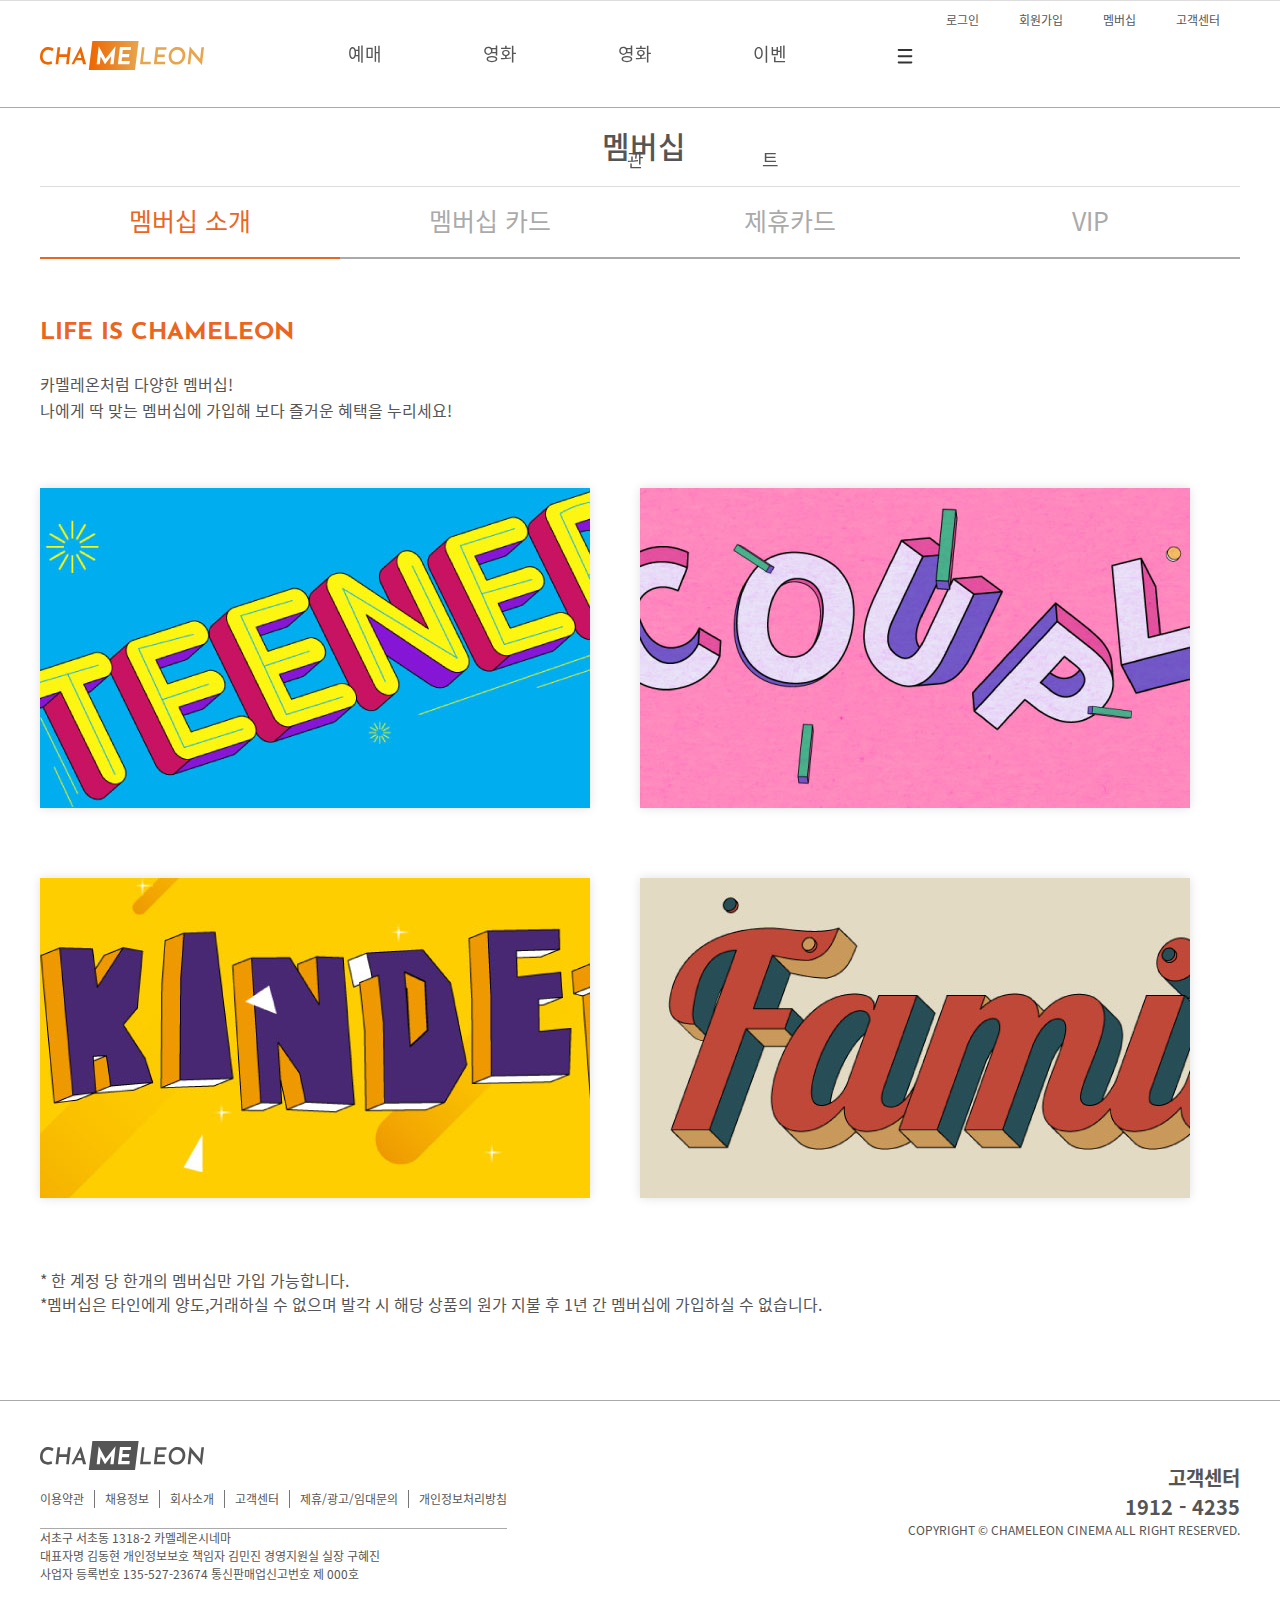
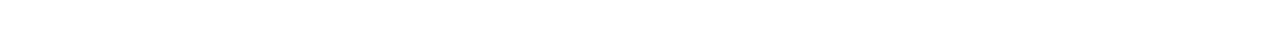
<file: membership/ms_guide.html>
<!DOCTYPE html>
<html lang="ko">

<head>
    <meta charset="utf-8">
    <title> 멤버십 소개 : 멤버십 : 카멜레온시네마</title>
    <link rel="stylesheet" href="../asset/css/common.css">
    <link rel="stylesheet" href="css/featherlight.min.css">
    <link rel="stylesheet" href="../asset/css/kmj.css">
    <link rel="icon" href="../asset/images/common/chamelieon.ico">

    <!--[if lt IE 9]>
        <script src="js/html5shiv.min.js"></script>
    <![endif]-->
    <script src="../asset/js/jquery-1.12.4.min.js"></script>
    <script src="../asset/js/common.js"></script>
    <script src="../asset/js/featherlight.min.js"></script>
    <script src="../asset/js/modal.js"></script>
</head>

<body>
    <div id="skip">
        <a href="#gnb">주메뉴 바로가기</a>
        <a href="#membership_content">본문바로가기</a>
    </div>
    <header id="header">
        <div id="header_wrap">
            <h1 class="logo fl_left">
                <a href="../index.html">
                    <img src="../asset/images/common/logo.svg" alt="카멜레온시네마 로고">
                </a>
            </h1>
            <div id="header_btn">
                <ul class="fl_right">
                    <li class="fl_left"><a href="">로그인</a></li>
                    <li class="fl_left"><a href="../member/join.html">회원가입</a></li>
                    <li class="fl_left"><a href="../membership/ms_guaid.html">멤버십</a></li>
                    <li class="fl_left"><a href="../notice/faq.html">고객센터</a></li>
                </ul>
            </div>
            <nav id="gnb" class="txt_cen cle_both:after">
                <ul>
                    <li><a href="../reserve/r_quick.html">예매</a></li>
                    <li><a href="../movie/recently.html">영화</a></li>
                    <li><a href="../cinema/c_finder.html">영화관</a></li>
                    <li><a href="">이벤트</a></li>
                    <li class="all_Menu"><a href="#sitemap"><img src="../asset/images/common/icon_menu.gif" alt="전체메뉴보기"></a></li>
                </ul>
            </nav>
        </div>
        <div id="sitemap" class="po_relat">
            <div class="sitemap_box po_absol">
                <ul class="s_tit">
                    <li><a href="">영화</a>
                        <ul>
                            <li><a href="">박스오피스</a></li>
                            <li><a href="../movie/recently.html">최신개봉작</a></li>
                            <li><a href="">상영예정작</a></li>
                        </ul>
                    </li>
                    <li><a href="">예매</a>
                        <ul>
                            <li><a href="../reserve/r_quick.html">빠른예매</a></li>
                            <li><a href="">미개봉 선예매</a></li>
                            <li><a href="">예매확인</a></li>
                        </ul>
                    </li>
                    <li><a href="">극장</a>
                        <ul>
                            <li><a href="../cinema/c_finder.html">영화관 찾기</a></li>
                            <li><a href="">자주가는 영화관</a></li>
                            <li><a href="">특별관</a></li>
                        </ul>
                    </li>
                    <li><a href="">이벤트</a>
                        <ul>
                            <li><a href="">브랜드</a></li>
                            <li><a href="">영화</a></li>
                            <li><a href="">제휴</a></li>
                            <li><a href="">영화관</a></li>
                        </ul>
                    </li>
                    <li><a href="">스토어</a>
                        <ul>
                            <li><a href="">티켓</a></li>
                            <li><a href="">콤보</a></li>
                            <li><a href="">굿즈</a></li>
                        </ul>
                    </li>
                </ul>
                <ul class="b_tit">
                    <li><a href="">멤버십</a>
                        <ul>
                            <li><a href="../ms_guaid.html">멤버십 안내</a></li>
                            <li><a href="">멤버십 카드</a></li>
                            <li><a href="">제휴카드</a></li>
                            <li><a href="">VIP</a></li>
                        </ul>
                    </li>
                    <li><a href="">회사소개</a>
                        <ul>
                            <li><a href="">회사소개</a></li>
                            <li><a href="">인재채용</a></li>
                            <li><a href="">광고 제휴 문의</a></li>
                            <li><a href="">경영</a></li>
                            <li><a href="">본사위치</a></li>
                        </ul>
                    </li>
                    <li><a href="">회원서비스</a>
                        <ul>
                            <li><a href="../member/join.html">회원가입</a></li>
                            <li><a href="">아이디 | 패스워드 찾기</a></li>
                            <li><a href="">개인정보 처리 방침</a></li>
                            <li><a href="">회원탈퇴</a></li>
                        </ul>
                    </li>
                    <li><a href="">고객센터</a>
                        <ul>
                            <li><a href="../notice/faq.html">자주 묻는 질문</a></li>
                            <li><a href="">공지사항</a></li>
                            <li><a href="../notice/question.html">문의하기</a></li>
                            <li><a href="">분실문 문의 및 접수</a></li>
                            <li><a href="">단체 및 대관문의</a></li>
                        </ul>
                    </li>
                </ul>

            </div>
        </div>
    </header>
    <section id="membership_content" class="wid1920 contain po_relat">
        <div id="sub_m_tit" class="po_absol txt_cen boder_bx">
            <h2> 멤버십 </h2>
            <ul>
                <li class="sub_select"><a href="">멤버십 소개</a></li>
                <li><a href="">멤버십 카드</a></li>
                <li><a href="">제휴카드</a></li>
                <li><a href="">VIP</a></li>
            </ul>
        </div>
        <div id="m_ship" class="po_absol">
            <div class="top_txt">
                <strong>LIFE IS CHAMELEON</strong>
                <p>카멜레온처럼 다양한 멤버십!<br>
                    나에게 딱 맞는 멤버십에 가입해 보다 즐거운 혜택을 누리세요!
                    </p>
            </div>
            <div id="ms_box">
                <ul>
                    <li class="fl_left">
                            <div class="ms_wrap">
                                <div class="ms_h_txt po_relat boder_bx">
                                    <h5>TEENER</h5>
                                    <strong>MEMBERSHIP</strong>
                                    <p>만 13세 ~ 만18세 사이의 청소년 회원만 가입 가능</p>
                                    <a class="link modal" href=".mdcnt1" role="button">자세히 보기</a>
                                </div>
                                <div class="mdcnt1 md">
                                    <img src="../asset/images/membership/teener_modal.jpg" alt="">
                                    <p class="top_p">만 13세 ~ 만18세 사이의 청소년들은 주목!</p>
                                    <strong>TEENER MEMBERSHIP</strong>
                                    <span>
                                    매 주 수요일 2D영화 2000원 할인<br>
                                    매 달 2D 영화관람권 2장 , 1인 콤보 쿠폰 1장 <br>
                                    매 달 콤보 2000원 할인권 2장<br>
                                    teener package 구입 가능 ( 연 1회 )
                                    </span>
                                    <a href="">멤버십 가입하기</a>
                                </div>        
                            </div>
                        
                    </li>
                    <li>
                            <div class="ms_wrap">
                                <div class="ms_h_txt po_relat">
                                    <h5>COUPLE </h5>
                                    <strong>MEMBERSHIP</strong>
                                    <p>친구 , 연인사이의  한 쌍 이면 누구나 가입 가능</p>
                                    <a class="link modal" href=".mdcnt2" role="button" >자세히 보기</a>
                                </div>
                                <div class="mdcnt2 md">
                                    <img src="../asset/images/membership/couple_modal.jpg" alt="">
                                    <p class="top_p">친구 , 연인과 함께 즐기는</p>
                                    <strong>COUPLE MEMBERSHIP</strong>
                                    <span>
                                     매 달 2D 영화관람권 2장 , 2인콤보 쿠폰 1장 <br>
                                    포토티켓 쿠폰 2장 <br>
                                    COUPLE 기념일 ( 100일 단위 ) 쿠폰
                                    </span>
                                    <span class="md_subject">
                                        - 10,000원 할인 쿠폰 ( 2D ,3D ,매점 사용 가능 )<br>
                                        - 2인 콤보 쿠폰 1장 
                                    </span>
                                    <a href="">멤버십 가입하기</a>
                                </div>         
                            </div>
                        
                    </li>
                    <li>
                            <div class="ms_wrap">
                                <div class="ms_h_txt po_relat">
                                    <h5>KINDER</h5>
                                    <strong>MEMBERSHIP</strong>
                                    <p>만 12세 이하의 자녀를 둔 부모만 가입 가능 </p>
                                    <a class="link modal" href=".mdcnt3" role="button">자세히 보기</a>
                                </div>
                                <div class="mdcnt3 md">
                                    <img src="../asset/images/membership/kinder_modal.jpg" alt="">
                                    <p class="top_p">만 12세 이하의 자녀를 둔 부모들을 위한</p>
                                    <strong>KINDER MEMBERSHIP</strong>
                                    <span>
                                    매 달 2D 영화권 3장 증정,콤보 쿠폰 1장 증정 ( 토이콤보 제외 ) <br>
                                    애니메이션 영화 ( 2D ) 2000원 할인 쿠폰 2장 <br>
                                    매 달 콤보 할인권 2000원 1장 <br>
                                    주차권( 3시간 무료 ) 1장 
                                    </span>
                                    <a href="">멤버십 가입하기</a>
                                </div>     
                            </div>
                        
                    </li>
                    <li>
                            <div class="ms_wrap">
                                <div class="ms_h_txt po_relat">
                                    <h5>FAMILY</h5>
                                    <strong>MEMBERSHIP</strong>
                                    <p>가족관계라면 누구나 가입 가능</p>
                                    <a class="link modal" href=".mdcnt4" role="button">자세히 보기</a>
                                </div>  
                                <div class="mdcnt4 md">
                                    <img src="../asset/images/membership/family_modal.jpg" alt="">
                                    <p class="top_p">가족들과 즐기는</p>
                                    <strong>FAMILY MEMBERSHIP</strong>
                                    <span>
                                    영화 상시 조조 가격 관람 가능<br>
                                    영화 할인 2000원 쿠폰 2장 증정 ( 쿠폰 중복사용 불가 )<br>
                                    주차권 (3시간 무료 ) 2장<br>
                                    매 달 2D 영화무료관람권 2장 및 10% 할인
                                    </span>
                                    <span class="md_subject">
                                    * 연 회비 20,000원
                                    </span>                                     
                                    <a href="">멤버십 가입하기</a>
                                </div>                        
                            </div>
                        
                    </li>
                </ul>
            </div>
            <p class="ms_notice">* 한 계정 당 한개의 멤버십만 가입 가능합니다.<br>
                *멤버십은 타인에게 양도,거래하실 수 없으며 발각 시 해당 상품의 원가 지불 후 1년 간 멤버십에 가입하실 수 없습니다.</p>

        </div>
    </section>

    <div class="wid1920">
        <footer id="footer" class="ms_footer">
            <div class="footerbox">
                <h1 class="logo">
                    <a href="../index.html">
                        <img src="../asset/images/common/logo_footer.svg" alt="카멜레온시네마 로고">
                    </a>
                </h1>
                <ul class="cle_both">
                    <li>이용약관</li>
                    <li>채용정보</li>
                    <li>회사소개</li>
                    <li><a href="../notice/faq.html">고객센터</a></li>
                    <li>제휴/광고/임대문의</li>
                    <li>개인정보처리방침</li>
                </ul>
                <address>
                    서초구 서초동 1318-2 카멜레온시네마
                </address>
                <p>
                    대표자명 김동현 개인정보보호 책임자 김민진 경영지원실 실장 구혜진<br>
                    사업자 등록번호 135-527-23674 통신판매업신고번호 제 000호
                </p>
                <div class="footer_txt">
                    <strong>고객센터<br>1912 - 4235</strong>
                    <p class="copyR">
                        COPYRIGHT &copy; CHAMELEON CINEMA ALL RIGHT RESERVED.
                    </p>
                </div>
            </div>
        </footer>
    </div>

</body>

</html>
</file>
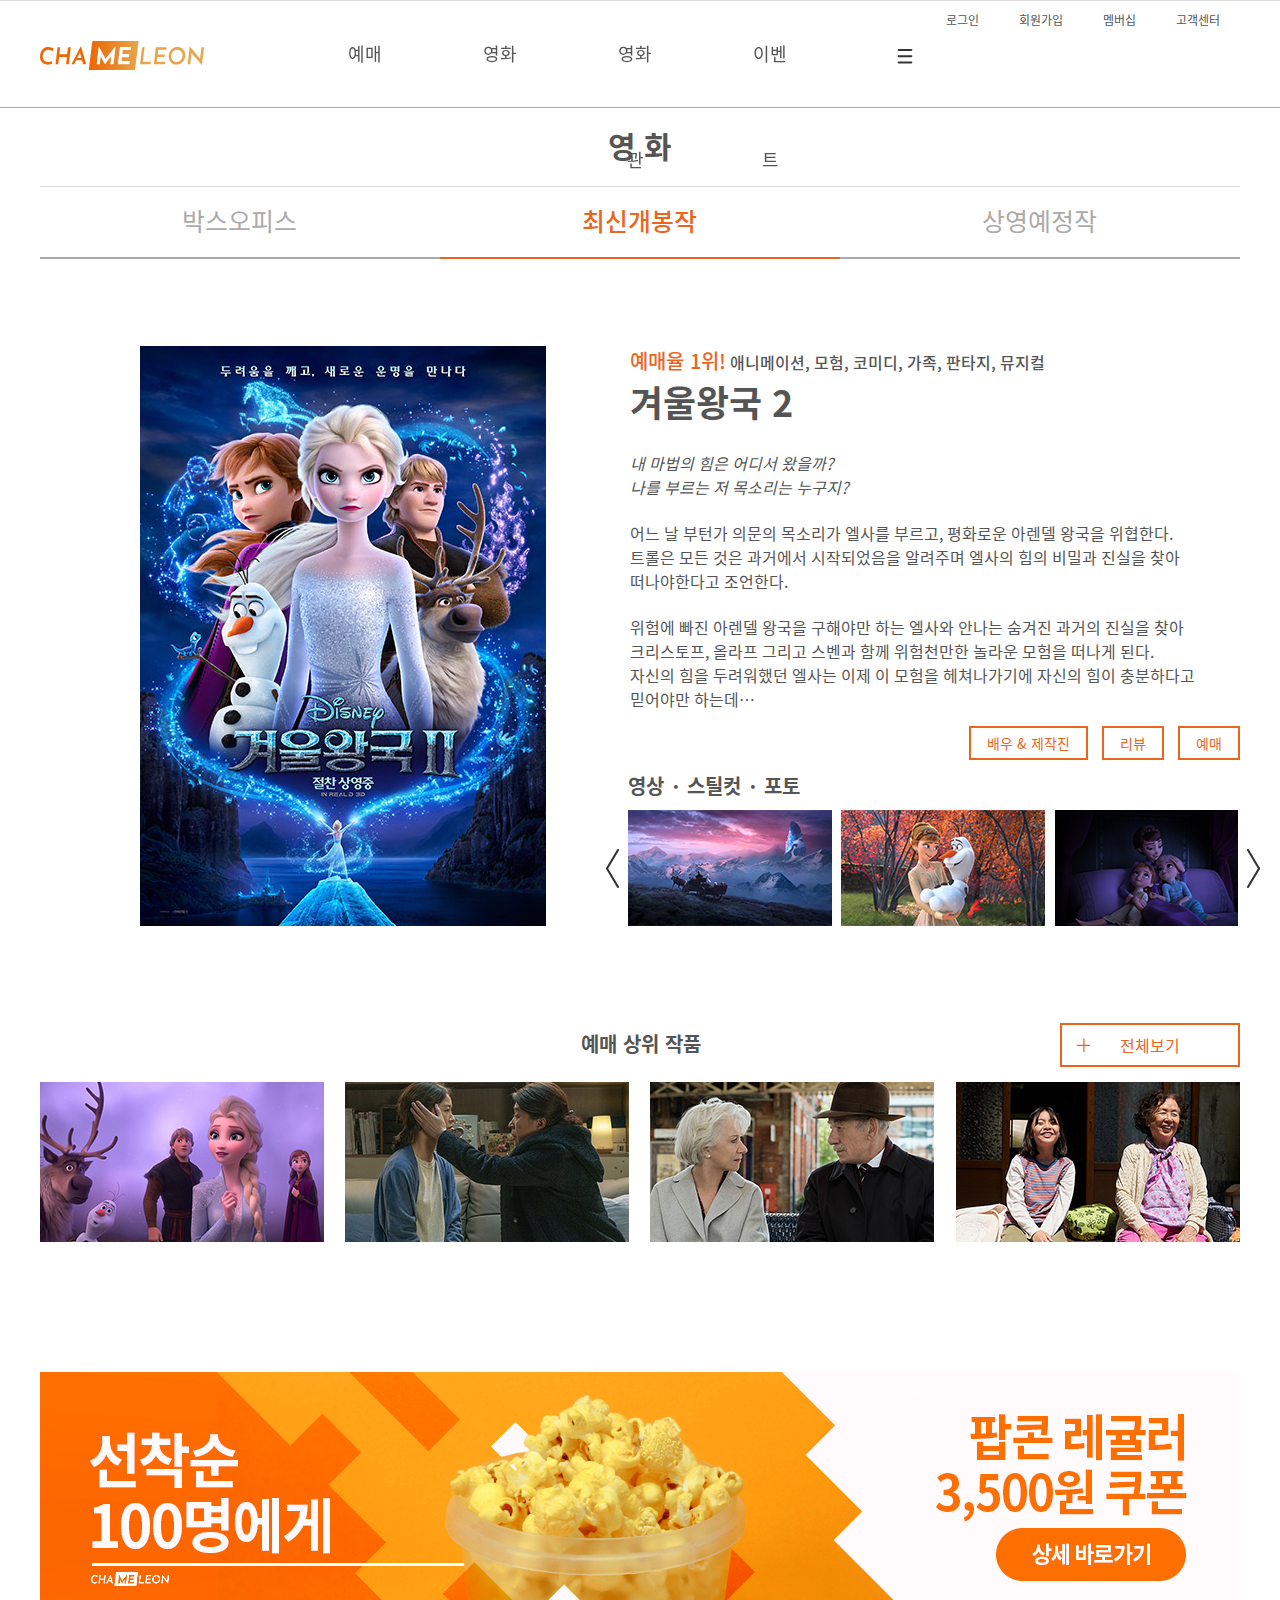
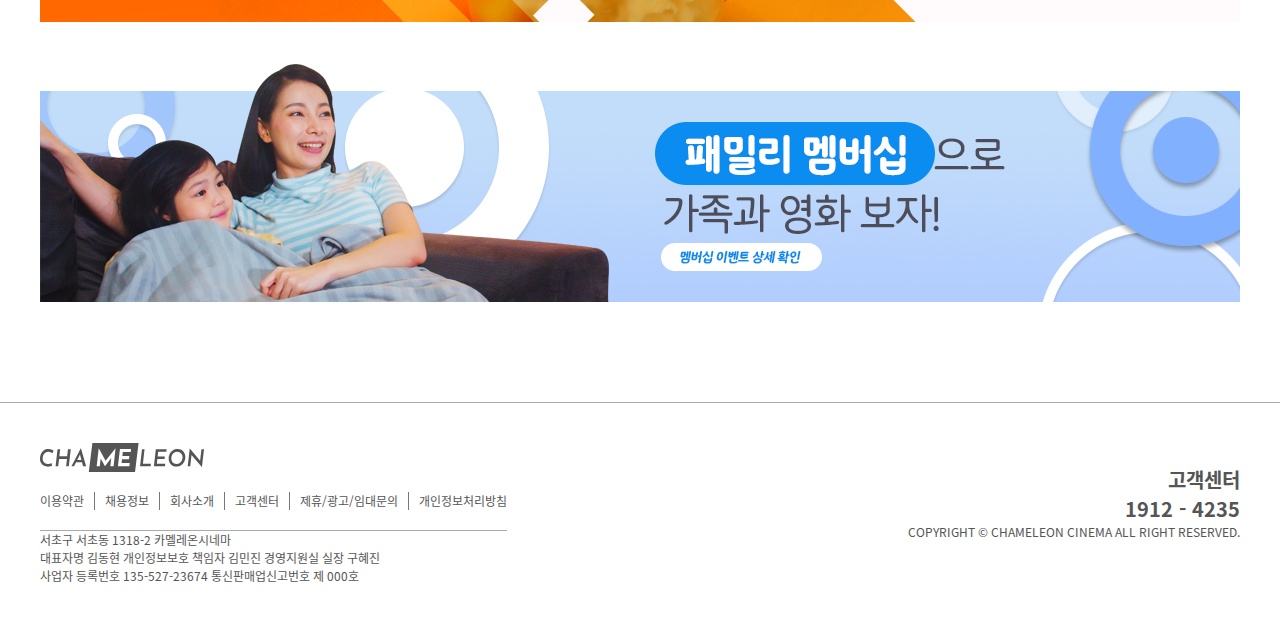
<file: movie/recently.html>
<!DOCTYPE html>
<html lang="ko">

<head>
    <meta charset="utf-8">
    <title>최신개봉작 : 영화 : 카멜레온시네마</title>
    <link rel="stylesheet" href="../asset/css/common.css">
    <link rel="stylesheet" href="../asset/css/khj.css">
    <link rel="icon" href="../asset/images/common/chamelieon.ico">
    <!--[if lt IE 9]>
        <script src="js/html5shiv.min.js"></script>
    <![endif]-->
    <script src="../asset/js/jquery-1.12.4.min.js"></script>
    <script src="../asset/js/jquery.bxslider.min.js"></script>
    <script src="../asset/js/tab_slider.js"></script>
    <script src="../asset/js/common.js"></script>
</head>

<body>
    <div id="skip">
        <a href="#gnb">주메뉴 바로가기</a>
        <a href="#mv_content">본문바로가기</a>
    </div>

    <header id="header">
        <div id="header_wrap">
            <h1 class="logo fl_left">
                <a href="../index.html">
                    <img src="../asset/images/common/logo.svg" alt="카멜레온시네마 로고">
                </a>
            </h1>
            <div id="header_btn">
                <ul class="fl_right">
                    <li class="fl_left"><a href="">로그인</a></li>
                    <li class="fl_left"><a href="../member/join.html">회원가입</a></li>
                    <li class="fl_left"><a href="../membership/ms_guaid.html">멤버십</a></li>
                    <li class="fl_left"><a href="../notice/faq.html">고객센터</a></li>
                </ul>
            </div>
            <nav id="gnb" class="txt_cen cle_both:after">
                <ul>
                    <li><a href="../reserve/r_quick.html">예매</a></li>
                    <li><a href="../movie/recently.html">영화</a></li>
                    <li><a href="../cinema/c_finder.html">영화관</a></li>
                    <li><a href="">이벤트</a></li>
                    <li class="all_Menu"><a href="#sitemap"><img src="../asset/images/common/icon_menu.gif"
                                alt="전체메뉴보기"></a></li>
                </ul>
            </nav>
        </div>
        <div id="sitemap" class="po_relat">
            <div class="sitemap_box po_absol">
                <ul class="s_tit">
                    <li><a href="">영화</a>
                        <ul>
                            <li><a href="">박스오피스</a></li>
                            <li><a href="../movie/recently.html">최신개봉작</a></li>
                            <li><a href="">상영예정작</a></li>
                        </ul>
                    </li>
                    <li><a href="">예매</a>
                        <ul>
                            <li><a href="../reserve/r_quick.html">빠른예매</a></li>
                            <li><a href="">미개봉 선예매</a></li>
                            <li><a href="">예매확인</a></li>
                        </ul>
                    </li>
                    <li><a href="">극장</a>
                        <ul>
                            <li><a href="../cinema/c_finder.html">영화관 찾기</a></li>
                            <li><a href="">자주가는 영화관</a></li>
                            <li><a href="">특별관</a></li>
                        </ul>
                    </li>
                    <li><a href="">이벤트</a>
                        <ul>
                            <li><a href="">브랜드</a></li>
                            <li><a href="">영화</a></li>
                            <li><a href="">제휴</a></li>
                            <li><a href="">영화관</a></li>
                        </ul>
                    </li>
                    <li><a href="">스토어</a>
                        <ul>
                            <li><a href="">티켓</a></li>
                            <li><a href="">콤보</a></li>
                            <li><a href="">굿즈</a></li>
                        </ul>
                    </li>
                </ul>
                <ul class="b_tit">
                    <li><a href="">멤버십</a>
                        <ul>
                            <li><a href="../ms_guide.html">멤버십 안내</a></li>
                            <li><a href="">멤버십 카드</a></li>
                            <li><a href="">제휴카드</a></li>
                            <li><a href="">VIP</a></li>
                        </ul>
                    </li>
                    <li><a href="">회사소개</a>
                        <ul>
                            <li><a href="">회사소개</a></li>
                            <li><a href="">인재채용</a></li>
                            <li><a href="">광고 제휴 문의</a></li>
                            <li><a href="">경영</a></li>
                            <li><a href="">본사위치</a></li>
                        </ul>
                    </li>
                    <li><a href="">회원서비스</a>
                        <ul>
                            <li><a href="../member/join.html">회원가입</a></li>
                            <li><a href="">아이디 | 패스워드 찾기</a></li>
                            <li><a href="">개인정보 처리 방침</a></li>
                            <li><a href="">회원탈퇴</a></li>
                        </ul>
                    </li>
                    <li><a href="">고객센터</a>
                        <ul>
                            <li><a href="../notice/faq.html">자주 묻는 질문</a></li>
                            <li><a href="">공지사항</a></li>
                            <li><a href="">문의하기</a></li>
                            <li><a href="">분실문 문의 및 접수</a></li>
                            <li><a href="">단체 및 대관문의</a></li>
                        </ul>
                    </li>
                </ul>

            </div>
        </div>
    </header>

    <section id="mv_content" class="wid1920 contain po_relat">
        <div id="sub_m_tit" class="po_absol txt_cen boder_bx">
            <h2>영 화</h2>
            <ul class="mv_menu">
                <li><a href="">박스오피스</a></li>
                <li class="sub_select"><a href="">최신개봉작</a></li>
                <li><a href="">상영예정작</a></li>
            </ul>
        </div>

        <article id="mv_two">
            <!-- ~탭 상세 하단에 위치 -->
            <div id="mv_list">
                <div class="cle_both po_relat">
                    <h3>예매 상위 작품</h3>
                    <a href="" class="txt_cen boder_bx">전체보기</a>
                </div>
            </div>
            <!-- 탭 버튼~ -->
            <ul class="tablist cle_both txt_cen" role="tablist" aria-label="영화 목록">
                <li class="tab first" role="tab" id="tab1" aria-controls="tabpanel1">
                    <img src="../asset/images/movie/frozen_select.jpg" alt="">
                    <div>
                        <strong>겨울왕국 2</strong>
                        <p>전체연령가</p>
                    </div>
                </li>
                <li class="tab" role="tab" id="tab2" aria-controls="tabpanel2">
                    <img src="../asset/images/movie/kim_select.jpg" alt="">
                    <div>
                        <strong>82년생 김지영</strong>
                        <p>12세 관람가</p>
                    </div>
                </li>
                <li class="tab" role="tab" id="tab3" aria-controls="tabpanel3">
                    <img src="../asset/images/movie/liar_select.jpg" alt="">
                    <div>
                        <strong>굿 라이어</strong>
                        <p>15세 관람가</p>
                    </div>
                </li>
                <li class="tab last" role="tab" id="tab4" aria-controls="tabpanel4">
                    <img src="../asset/images/movie/little_select.jpg" alt="">
                    <div>
                        <strong>감쪽같은 그녀</strong>
                        <p>전체연령가</p>
                    </div>
                </li>
            </ul>
        </article>

        <article id="mv_one" class="po_absol">
            <!-- 탭 상세 -->
            <div class="tabpanel cle_both po_relat" role="tabpanel" id="tabpanel1" aria-labelledby="tab1">
                <img src="../asset/images/movie/frozen_poster.jpg" alt="">
                <div class="mv_maintxt f_l po_relat">
                    <span class="mv_popu">예매율 1위!</span>
                    <span>애니메이션, 모험, 코미디, 가족, 판타지, 뮤지컬</span>
                    <h4>겨울왕국 2</h4>
                    <p class="mv_italic">내 마법의 힘은 어디서 왔을까? <br>나를 부르는 저 목소리는 누구지?</p>
                    <p>어느 날 부턴가 의문의 목소리가 엘사를 부르고, 평화로운 아렌델 왕국을 위협한다. <br>트롤은 모든 것은 과거에서 시작되었음을 알려주며 엘사의 힘의 비밀과 진실을 찾아
                        <br>떠나야한다고 조언한다.</p>
                    <p>위험에 빠진 아렌델 왕국을 구해야만 하는 엘사와 안나는 숨겨진 과거의 진실을 찾아 <br>크리스토프, 올라프 그리고 스벤과 함께 위험천만한 놀라운 모험을 떠나게 된다.
                        <br>자신의 힘을 두려워했던 엘사는 이제 이 모험을 헤쳐나가기에 자신의 힘이 충분하다고 <br>믿어야만 하는데…</p>
                    <div class="mv_efc po_absol">
                        <a href="" class="boder_bx">배우 &amp; 제작진</a>
                        <a href="" class="boder_bx">리뷰</a>
                        <a href="../reserve/r_quick.html" class="boder_bx">예매</a>
                    </div>
                </div>
                <div class="mv_steel f_l po_absol">
                    <h3>영상 · 스틸컷 · 포토</h3>
                    <div class="po_relat">
                        <div class="media_slider">
                            <ul class="cle_both visual mediSlide0">
                                <li class="mv_play">
                                    <a target="_blank" href="https://youtu.be/eSEs4B4H-EA" title="겨울왕국2 예고편 영상 바로가기"><img src="../asset/images/movie/frozen_steel07.jpg" alt="크리스토프의 썰매를 타고 산을 넘는 엘사와 안나"></a>
                                </li>
                                <li>
                                    <img src="../asset/images/movie/frozen_steel08.jpg" alt="올라프를 품에 안고 있는 안나">
                                </li>
                                <li>
                                    <img src="../asset/images/movie/frozen_steel03.jpg" alt="어린 엘사와 안나를 품에 안고 있는 엘사의 엄마인 이두나">
                                </li>
                            </ul>
                        </div>
                    </div>
                </div>
            </div>
            <div class="tabpanel cle_both po_relat" role="tabpanel" id="tabpanel2" aria-labelledby="tab2">
                <img src="../asset/images/movie/kim_poster.jpg" alt="">
                <div class="mv_maintxt f_l po_relat">
                    <span>드라마</span>
                    <h4>82년생 김지영</h4>
                    <p>1982년 봄에 태어나 누군가의 딸이자 아내, 동료이자 엄마로 <br>2019년 오늘을 살아가는 &lsquo;지영&rsquo;(정유미). <br>때론 어딘가 갇힌 듯
                        답답하기도 하지만 남편 &lsquo;대현&rsquo;(공유)과 사랑스러운 딸, <br>그리고 자주 만나지 못해도 항상 든든한 가족들이 &lsquo;지영&rsquo;에겐 큰
                        힘이다.</p>
                    <p>하지만 언젠가부터 마치 다른 사람이 된 것처럼 말하는 &lsquo;지영&rsquo;. <br>&lsquo;대현&rsquo;은 아내가 상처 입을까 두려워 그 사실을 털어놓지
                        못하고 <br>&lsquo;지영&rsquo;은 이런 &lsquo;대현&rsquo;에게 언제나 &ldquo;괜찮다&rdquo;라며 웃어 보이기만 하는데…</p>
                    <p>모두가 알지만 아무도 몰랐던 <br>당신과 나의 이야기</p>
                    <div class="mv_efc po_absol">
                        <a href="" class="boder_bx">배우 &amp; 제작진</a>
                        <a href="" class="boder_bx">리뷰</a>
                        <a href="../reserve/r_quick.html" class="boder_bx">예매</a>
                    </div>
                </div>
                <div class="mv_steel f_l po_absol">
                    <h3>영상 · 스틸컷 · 포토</h3>
                    <div class="po_relat">
                        <div class="media_slider">
                            <ul class="cle_both visual mediSlide1">
                                <li class="mv_play">
                                    <a target="_blank" href="https://youtu.be/Gz0ZeY1U4vY" title="82년생 김지영 예고편 영상 바로가기"><img
                                            src="../asset/images/movie/kim_steel01.jpg" alt="지영의 뺨을 어루만져주는 지영의 엄마"></a>
                                </li>
                                <li>
                                    <img src="../asset/images/movie/kim_steel02.jpg" alt="쓸쓸한 분위기로 벤치에 앉아 통화하며 발로 유모차를 미는 지영">
                                </li>
                                <li>
                                    <img src="../asset/images/movie/kim_steel03.jpg" alt="아이를 돌보고 있는 대현">
                                </li>
                            </ul>
                        </div>
                    </div>
                </div>
            </div>
            <div class="tabpanel cle_both po_relat" role="tabpanel" id="tabpanel3" aria-labelledby="tab3">
                <img src="../asset/images/movie/liar_poster.jpg" alt="">
                <div class="mv_maintxt f_l po_relat">
                    <span>스릴러</span>
                    <h4>굿 라이어</h4>
                    <p class="mv_italic">평생을 공들인 계획, 드디어 실행에 나선다! <br>거짓말은 완벽하게, 복수는 우아하게!</p>
                    <p>부유한 미망인 ‘베티(헬렌 미렌)’는 온라인 데이트 사이트에서 <br>‘로이(이안 맥켈런)’를 만나고, 두 사람은 서로를 의지하며 좋은 관계를 만들어나간다.</p>
                    <p>하지만 사실 로이는 베티의 돈을 노리고 의도적으로 접근했던 것. <br>이를 모르는 베티는 로이가 제안한대로 공동 계좌를 만들어 본인의 재산과 <br>로이의 재산을 합하는 데 동의하고, 두 사람은 베를린으로 여행을 떠난다.</p>
                    <p>그 곳에서 베티는 로이의 정체를 알게 되고 로이에게 복수를 감행하는데…</p>
                    <div class="mv_efc po_absol">
                        <a href="" class="boder_bx">배우 &amp; 제작진</a>
                        <a href="" class="boder_bx">리뷰</a>
                        <a href="../reserve/r_quick.html" class="boder_bx">예매</a>
                    </div>
                </div>
                <div class="mv_steel f_l po_absol">
                    <h3>영상 · 스틸컷 · 포토</h3>
                    <div class="po_relat">
                        <div class="media_slider">
                            <ul class="cle_both visual mediSlide2">
                                <li class="mv_play">
                                    <a target="_blank" href="https://youtu.be/HbhUxz4siEs" title="굿라이어 예고편 영상 바로가기"><img
                                            src="../asset/images/movie/liar_steel01.jpg" alt="마주보고 이야기하는 로이와 베티"></a>
                                </li>
                                <li>
                                    <img src="../asset/images/movie/liar_steel02.jpg" alt="로이의 머리를 손질해주는 베티">
                                </li>
                                <li>
                                    <img src="../asset/images/movie/liar_steel03.jpg" alt="사람을 두고 대화하고 있는 로이와 베티">
                                </li>
                            </ul>
                        </div>
                    </div>
                </div>
            </div>
            <div class="tabpanel cle_both po_relat" role="tabpanel" id="tabpanel4" aria-labelledby="tab4">
                <img src="../asset/images/movie/little_poster.jpg" alt="">
                <div class="mv_maintxt f_l po_relat">
                    <span>드라마</span>
                    <h4>감쪽같은 그녀</h4>
                    <p>&ldquo;초면에 실례하겠습니다~&rdquo; <br>72살 나 홀로 라이프를 즐기는 &lsquo;말순&rsquo; 할매의 인생에 듣도 보도 못한 손녀(?)가 나타났다!</p>
                    <p>특기는 자수, 용돈 벌이는 그림 맞추기(?) <br>동네를 주름 잡으며 나 혼자 잘 살고 있던 &lsquo;말순&rsquo; 할매 앞에 다짜고짜 자신을 <br>손녀라고 소개하는 열두 살 &lsquo;공주&rsquo;가 갓난 동생 &lsquo;진주&rsquo;까지 업고 찾아온다.</p>
                    <p>외모, 성격, 취향까지 모든 것이 극과 극인 &lsquo;말순&rsquo;과 &lsquo;공주&rsquo;는 <br>티격태격 하루도 조용할 날 없이 지내지만, 필요한 순간엔 든든한 내 편이 되어주며  <br>서로에게 특별한 존재가 되어간다. <br>하지만 &lsquo;말순&rsquo;은 시간이 갈수록 &lsquo;공주&rsquo;와의 동거생활이
                        아득하고 깜깜하게만 느껴지는데…</p>
                    <div class="mv_efc po_absol">
                        <a href="" class="boder_bx">배우 &amp; 제작진</a>
                        <a href="" class="boder_bx">리뷰</a>
                        <a href="../reserve/r_quick.html" class="boder_bx">예매</a>
                    </div>
                </div>
                <div class="mv_steel f_l po_absol">
                    <h3>영상 · 스틸컷 · 포토</h3>
                    <div class="po_relat">
                        <div class="media_slider">
                            <ul class="cle_both visual mediSlide3">
                                <li class="mv_play">
                                    <a target="_blank" href="https://youtu.be/i43oWv6jWJ4" title="감쪽같은 그녀 예고편 영상 바로가기"><img
                                            src="../asset/images/movie/little_steel01.jpg" alt="마루에 앉아 웃고 있는 말순과 공주"></a>
                                </li>
                                <li>
                                    <img src="../asset/images/movie/little_steel02.jpg" alt="마루에 있는 공주와 바느질 하는 말순">
                                </li>
                                <li>
                                    <img src="../asset/images/movie/little_steel03.jpg" alt="탁 트인 평상에 앉아 친구들과 화투를 치는 말순">
                                </li>
                            </ul>
                        </div>
                    </div>
                </div>
            </div>
        </article>

        <article id="mv_three">
            <!-- 이벤트 배너 -->
            <a href=""><img src="../asset/images/movie/event_banner1.jpg" alt="선착순 100명 팝콘 레귤러 3,500원 쿠폰 이벤트"></a>
            <a href=""><img src="../asset/images/movie/event_banner2.jpg" alt="패밀리 멤버십 이벤트"></a>
        </article>
    </section>

    <div class="wid1920">
        <footer id="footer">
            <div class="footerbox">
                <h1 class="logo">
                    <a href="../index.html">
                        <img src="../asset/images/common/logo_footer.svg" alt="카멜레온시네마 로고">
                    </a>
                </h1>
                <ul class="cle_both">
                    <li>이용약관</li>
                    <li>채용정보</li>
                    <li>회사소개</li>
                    <li><a href="../notice/faq.html">고객센터</a></li>
                    <li>제휴/광고/임대문의</li>
                    <li>개인정보처리방침</li>
                </ul>
                <address>
                    서초구 서초동 1318-2 카멜레온시네마
                </address>
                <p>
                    대표자명 김동현 개인정보보호 책임자 김민진 경영지원실 실장 구혜진<br>
                    사업자 등록번호 135-527-23674 통신판매업신고번호 제 000호
                </p>
                <div class="footer_txt">
                    <strong>고객센터<br>1912 - 4235</strong>
                    <p class="copyR">
                        COPYRIGHT &copy; CHAMELEON CINEMA ALL RIGHT RESERVED.
                    </p>
                </div>
            </div>
        </footer>
    </div>

</body>

</html>
</file>
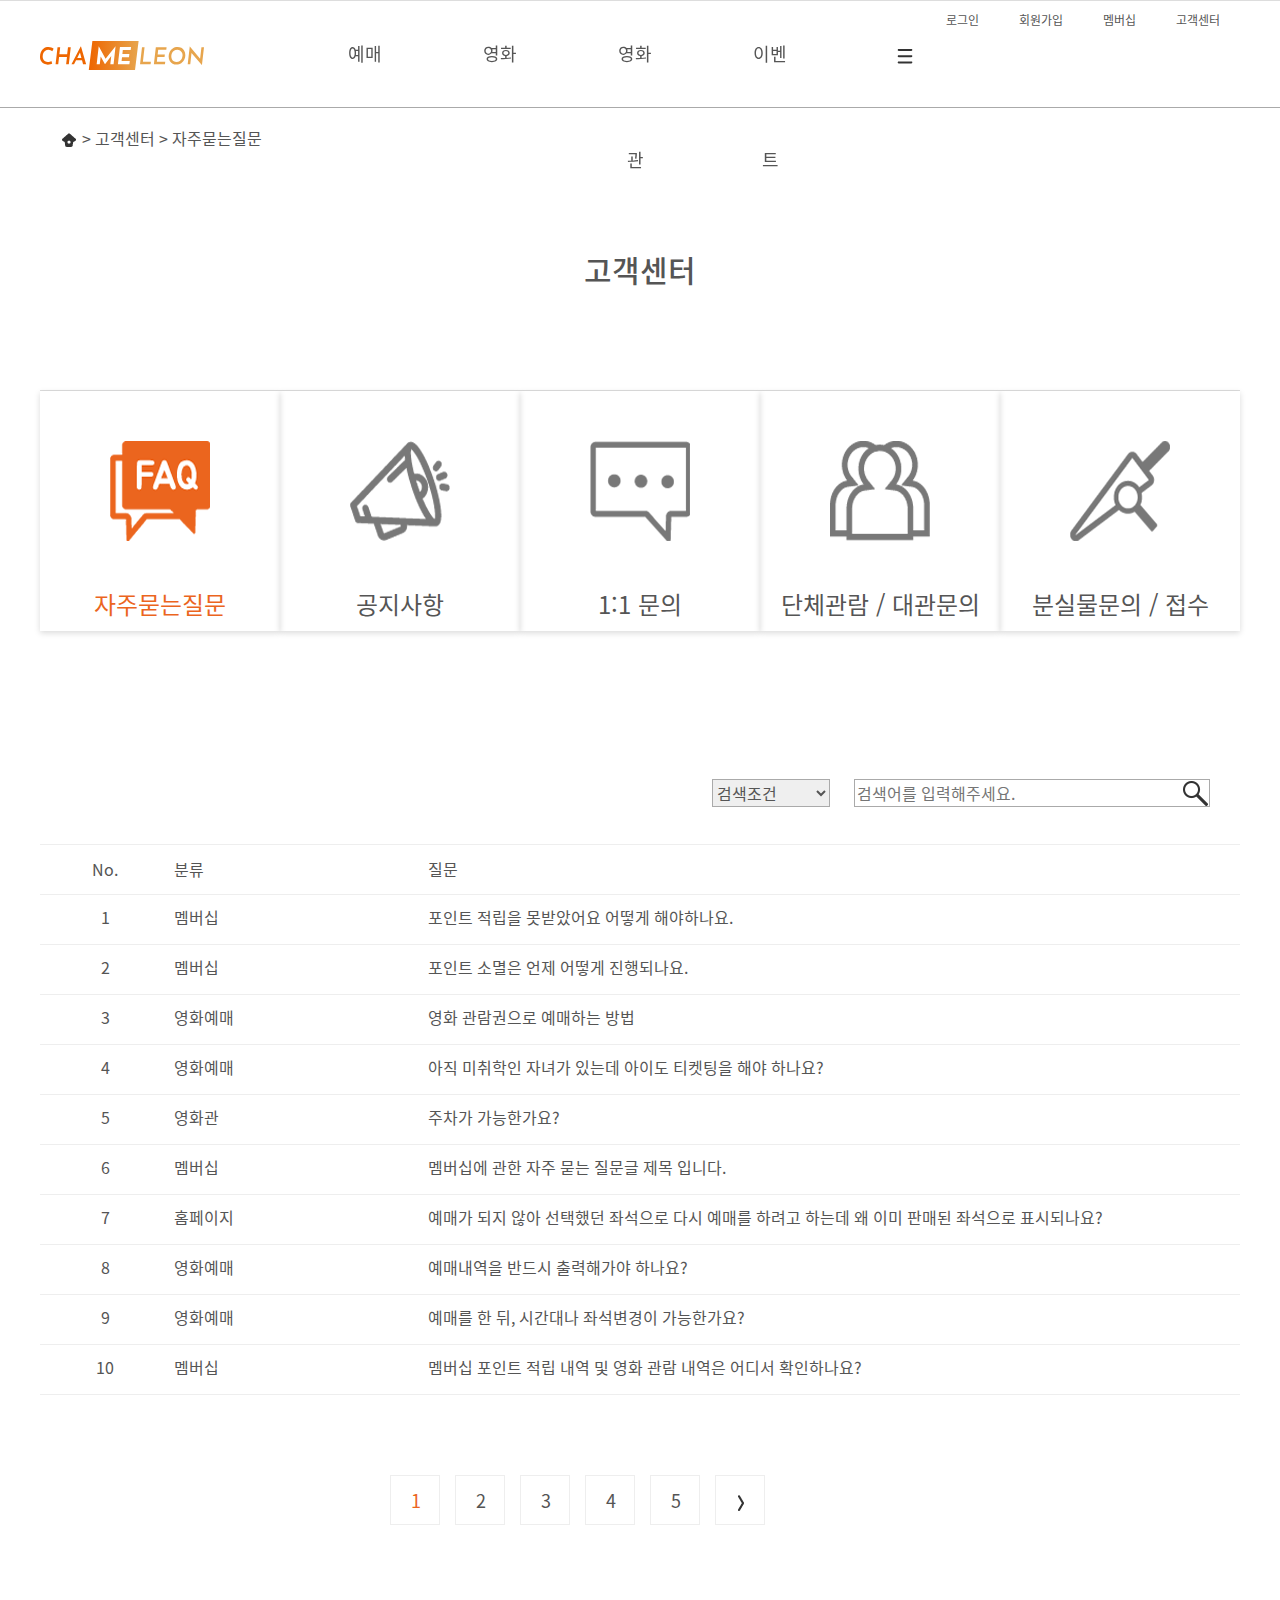
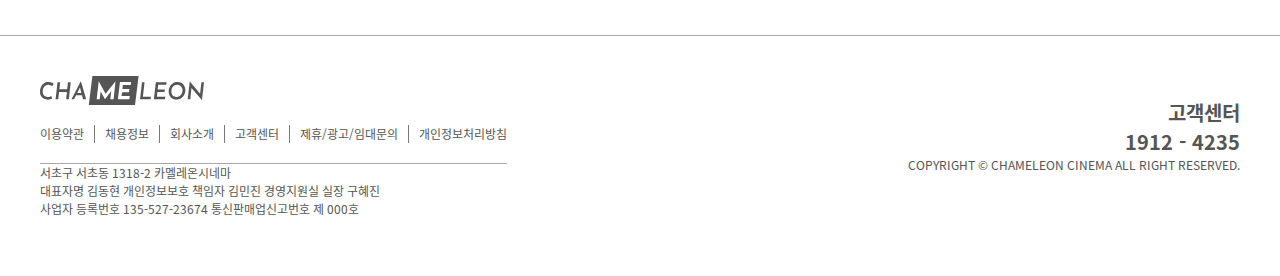
<file: notice/faq.html>
<!DOCTYPE html>
<html lang="ko">

<head>
    <meta charset="utf-8">
    <title>자주묻는질문 : 고객센터 : 카멜레온시네마</title>
    <link rel="stylesheet" href="../asset/css/common.css">
    <link rel="stylesheet" href="../asset/css/sub.css">
    <link rel="stylesheet" href="../asset/css/kdh.css">
    <link rel="icon" href="../asset/images/common/chamelieon.ico">
    <!--[if lt IE 9]>
        <script src="js/html5shiv.min.js"></script>
    <![endif]-->
    <script src="../asset/js/jquery-1.12.4.min.js"></script>
    <script src="../asset/js/jquery.bxslider.min.js"></script>
    <script src="../asset/js/tab.js"></script>
    <script src="../asset/js/common.js"></script>
    <script>
        $(document).ready(function () {
            var _boardList = $("#boardArea .boardList");
            _boardList.find("a").on("click", function () {
                $(this).find(".boardHead3").toggleClass("hoverColor");
                $(this).next().toggleClass("detailVisible");
                if ($(this).next().hasClass("detailVisible"))
                    $(this).attr("title", "질문 상세접기");
                else
                    $(this).attr("title", "질문 상세보기");
                return false;
            });
        });
    </script>
</head>

<body>
    <div id="skip">
        <a href="#gnb">주메뉴 바로가기</a>
        <a href="#skipcnt">본문바로가기</a>
    </div>

    <header id="header">
        <div id="header_wrap">
            <h1 class="logo fl_left">
                <a href="../index.html">
                    <img src="../asset/images/common/logo.svg" alt="카멜레온시네마 로고">
                </a>
            </h1>
            <div id="header_btn">
                <ul class="fl_right">
                    <li class="fl_left"><a href="">로그인</a></li>
                    <li class="fl_left"><a href="../member/join.html">회원가입</a></li>
                    <li class="fl_left"><a href="../membership/ms_guaid.html">멤버십</a></li>
                    <li class="fl_left"><a href="../notice/faq.html">고객센터</a></li>
                </ul>
            </div>
            <nav id="gnb" class="txt_cen cle_both:after">
                <ul>
                    <li><a href="../reserve/r_quick.html">예매</a></li>
                    <li><a href="../movie/recently.html">영화</a></li>
                    <li><a href="../cinema/c_finder.html">영화관</a></li>
                    <li><a href="">이벤트</a></li>
                    <li class="all_Menu"><a href="#sitemap"><img src="../asset/images/common/icon_menu.gif"
                                alt="전체메뉴보기"></a></li>
                </ul>
            </nav>
        </div>
        <div id="sitemap" class="po_relat">
            <div class="sitemap_box po_absol">
                <ul class="s_tit">
                    <li><a href="">영화</a>
                        <ul>
                            <li><a href="">박스오피스</a></li>
                            <li><a href="../movie/recently.html">최신개봉작</a></li>
                            <li><a href="">상영예정작</a></li>
                        </ul>
                    </li>
                    <li><a href="">예매</a>
                        <ul>
                            <li><a href="../reserve/r_quick.html">빠른예매</a></li>
                            <li><a href="">미개봉 선예매</a></li>
                            <li><a href="">예매확인</a></li>
                        </ul>
                    </li>
                    <li><a href="">극장</a>
                        <ul>
                            <li><a href="../cinema/c_finder.html">영화관 찾기</a></li>
                            <li><a href="">자주가는 영화관</a></li>
                            <li><a href="">특별관</a></li>
                        </ul>
                    </li>
                    <li><a href="">이벤트</a>
                        <ul>
                            <li><a href="">브랜드</a></li>
                            <li><a href="">영화</a></li>
                            <li><a href="">제휴</a></li>
                            <li><a href="">영화관</a></li>
                        </ul>
                    </li>
                    <li><a href="">스토어</a>
                        <ul>
                            <li><a href="">티켓</a></li>
                            <li><a href="">콤보</a></li>
                            <li><a href="">굿즈</a></li>
                        </ul>
                    </li>
                </ul>
                <ul class="b_tit">
                    <li><a href="">멤버십</a>
                        <ul>
                            <li><a href="../ms_guaid.html">멤버십 안내</a></li>
                            <li><a href="">멤버십 카드</a></li>
                            <li><a href="">제휴카드</a></li>
                            <li><a href="">VIP</a></li>
                        </ul>
                    </li>
                    <li><a href="">회사소개</a>
                        <ul>
                            <li><a href="">회사소개</a></li>
                            <li><a href="">인재채용</a></li>
                            <li><a href="">광고 제휴 문의</a></li>
                            <li><a href="">경영</a></li>
                            <li><a href="">본사위치</a></li>
                        </ul>
                    </li>
                    <li><a href="">회원서비스</a>
                        <ul>
                            <li><a href="../member/join.html">회원가입</a></li>
                            <li><a href="">아이디 | 패스워드 찾기</a></li>
                            <li><a href="">개인정보 처리 방침</a></li>
                            <li><a href="">회원탈퇴</a></li>
                        </ul>
                    </li>
                    <li><a href="">고객센터</a>
                        <ul>
                            <li><a href="../notice/faq.html">자주 묻는 질문</a></li>
                            <li><a href="">공지사항</a></li>
                            <li><a href="../notice/question.html">문의하기</a></li>
                            <li><a href="">분실문 문의 및 접수</a></li>
                            <li><a href="">단체 및 대관문의</a></li>
                        </ul>
                    </li>
                </ul>

            </div>
        </div>
    </header>

    <section id="subpage_content" class="contain po_relat">
        <div id="faq" class="boder_bx">
            <div id="location_bar">
                <a href="../index.html"><img src="../asset/images/common/icon_home.gif" alt="홈 아이콘"></a> &gt; 고객센터 &gt;
                자주묻는질문
            </div>
            <h2 id="skipcnt" class="txt_cen">고객센터</h2>
            <ul id="iconBox" class="txt_cen cle_both">
                <li>
                    <a href="faq.html">
                        <div class="iconArea bgPositionY"></div>
                        <p class="hoverColor">자주묻는질문</p>
                    </a>
                </li>
                <li>
                    <a href="">
                        <div class="iconArea"></div>
                        <p>공지사항</p>
                    </a>
                </li>
                <li>
                    <a href="question.html">
                        <div class="iconArea"></div>
                        <p>1:1 문의</p>
                    </a>
                </li>
                <li>
                    <a href="">
                        <div class="iconArea"></div>
                        <p>단체관람 / 대관문의</p>
                    </a>
                </li>
                <li>
                    <a href="">
                        <div class="iconArea"></div>
                        <p>분실물문의 / 접수</p>
                    </a>
                </li>
            </ul>
        </div>

        <div id="searchWrap" class="cle_both po_relat">
            <select name="searchSelect" id="searchSelect" title="검색기준선택">
                <option>검색조건</option>
                <option>멤버십</option>
                <option>영화관</option>
                <option>영화예매</option>
                <option>인재채용</option>
                <option>할인/신용카드</option>
                <option>홈페이지</option>
                <option>기타</option>
            </select>
            <label for="searchTxt">
                <input type="text" name="searchTxt" id="searchTxt" placeholder="검색어를 입력해주세요.">
            </label>
            <button type="button" class="po_absol"><img src="../asset/images/common/icon_search.png"
                    alt="검색아이콘"></button>

        </div>
        <div id="boardArea">
            <div id="boardHead">
                <span class="boardHead1">No.</span> <!-- wid130 -->
                <span class="boardHead2">분류</span> <!-- wid250 -->
                <span class="boardHead3">질문</span> <!-- wid820 -->
            </div>
            <div class="boardList">
                <a href="" role="button" title="질문 상세보기">
                    <span class="boardHead1">1</span>
                    <span class="boardHead2">멤버십</span>
                    <span class="boardHead3">포인트 적립을 못받았어요 어떻게 해야하나요.</span>
                </a>
                <div class="detail">
                    <p>멤버십 포인트 적립은 상영시간 전까지만 가능하며,<br>
                        상영시간이 지난 티켓에 대해서는 사후 적립이 불가합니다.</p>
                </div>
            </div>
            <div class="boardList">
                <a href="" role="button" title="질문 상세보기">
                    <span class="boardHead1">2</span>
                    <span class="boardHead2">멤버십</span>
                    <span class="boardHead3">포인트 소멸은 언제 어떻게 진행되나요.</span>
                </a>
                <div class="detail">
                    <p>멤버십 포인트는 최초 적립된 시점에서 24개월이 지난 시점의<br>
                        해당 월 말일 영업종료 후 해당 기간 내에 사용하지 못한 잔여포인트가 월 단위로 자동 소멸됩니다.<br>
                        회원에게 제공되는 포인트의 소멸시효가 도래하여 포인트를 소멸시키는 경우,<br>
                        포인트 소멸과 관련된 내용을 최소 15일 전 e-mail 또는 SMS가 발송됩니다.</p>
                </div>
            </div>
            <div class="boardList">
                <a href="" role="button" title="질문 상세보기">
                    <span class="boardHead1">3</span>
                    <span class="boardHead2">영화예매</span>
                    <span class="boardHead3">영화 관람권으로 예매하는 방법</span>
                </a>
                <div class="detail">
                    <p>영화 관람권 이용 방법은 홈페이지, 어플, 웹 로그인 후 결제 마지막 단계에서<br>
                        [영화관람권/VIP쿠폰] - [쿠폰번호 및 인증번호 입력] - [관람권 등록] - [사용] - [적용] - [결제]<br>
                        차례로 선택하시면 예매가 완료 되며, 예매 번호 확인이 가능합니다.<br>
                        완료된 예매 내역은 예매확인/취소 에서도 확인 가능합니다.<br>
                        * 영화 관람권은 회원 로그인 후 [쿠폰/관람권]에서 등록 가능합니다.<br>
                        * 영화 관람권 사용의 경우, 비회원 예매는 불가능 합니다.</p>
                </div>
            </div>
            <div class="boardList">
                <a href="" role="button" title="질문 상세보기">
                    <span class="boardHead1">4</span>
                    <span class="boardHead2">영화예매</span>
                    <span class="boardHead3">아직 미취학인 자녀가 있는데 아이도 티켓팅을 해야 하나요?</span>
                </a>
                <div class="detail">
                    <p>* 48개월 미만의 어린이는 별도의 관람료를 받지 않고,<br>보호자의 동반하에 관람 가능 > 보호자와 함께 착석하여 관람 가능합니다.<br>
                        * 48개월 이상부터 고등학생까지 동일하게 청소년 요금이 적용됩니다.<br>
                        * 보호자 1명에 48개월 미만자녀 1명 동반 시, 별도의 관람료 없이 관람가능합니다.<br>
                        * 보호자 1명에 48개월 미만자녀 2명이상 동반 시, 두 자녀 모두 48개월 미만이라 하더라도 청소년 요금으로 1매 티켓팅 필수입니다.<br></p>
                </div>
            </div>
            <div class="boardList">
                <a href="" role="button" title="질문 상세보기">
                    <span class="boardHead1">5</span>
                    <span class="boardHead2">영화관</span>
                    <span class="boardHead3">주차가 가능한가요?</span>
                </a>
                <div class="detail">
                    <p>모든 영화관에는 주차공간이 마련되어 있으며,<br>
                        주차 요금 및 주차장 정보 등 자세한 내용은 이용하시는 지점 선택 후<br>
                        약도/교통/주차 메뉴를 통해 확인 가능합니다.</p>
                </div>
            </div>
            <div class="boardList">
                <a href="" role="button" title="질문 상세보기">
                    <span class="boardHead1">6</span>
                    <span class="boardHead2">멤버십</span>
                    <span class="boardHead3">멤버십에 관한 자주 묻는 질문글 제목 입니다.</span>
                </a>
                <div class="detail">
                    <p>멤버십 포인트 적립은 상영시간 전까지만 가능하며,<br>
                        상영시간이 지난 티켓에 대해서는 사후 적립이 불가합니다.</p>
                </div>
            </div>
            <div class="boardList">
                <a href="" role="button" title="질문 상세보기">
                    <span class="boardHead1">7</span>
                    <span class="boardHead2">홈페이지</span>
                    <span class="boardHead3">예매가 되지 않아 선택했던 좌석으로 다시 예매를 하려고 하는데 왜 이미 판매된 좌석으로 표시되나요?</span>
                </a>
                <div class="detail">
                    <p>온라인 예매 진행시 데이터 연결이 원활하지 않아 결제만 진행되고 예매가 완료되지 않은 경우<br>
                        해당 좌석의 이중 구매 방지를 위해 약 10분간 홀딩 되어 동일 좌석 선택이 불가합니다.<br><br>
                        해당 시간 경과후 구매가 가능하오니, 이점 유의 부탁드립니다.</p>
                </div>
            </div>
            <div class="boardList">
                <a href="" role="button" title="질문 상세보기">
                    <span class="boardHead1">8</span>
                    <span class="boardHead2">영화예매</span>
                    <span class="boardHead3">예매내역을 반드시 출력해가야 하나요?</span>
                </a>
                <div class="detail">
                    <p>비회원 예매 시 남긴 휴대폰 번호로 전송된 예매번호를 기준으로 무인발권기 및 현장 매표소에서<br>
                        티켓 출력이 가능합니다.<br>
                        * 비회원 예매의 경우 모바일티켓 발권이 되지 않습니다.</p>
                </div>
            </div>
            <div class="boardList">
                <a href="" role="button" title="질문 상세보기">
                    <span class="boardHead1">9</span>
                    <span class="boardHead2">영화예매</span>
                    <span class="boardHead3">예매를 한 뒤, 시간대나 좌석변경이 가능한가요?</span>
                </a>
                <div class="detail">
                    <p>예매내역 변경은 예매취소나 환불 후 재 결제하는 방식으로 가능합니다.<br>
                        인터넷 상으로는 예매확인 및 취소 에서 상영시간 20분전까 취소가 가능하며,<br>
                        상영시작 20분 전까지 재 예매가 가능합니다.<br>
                        현장에서는 영화의 상영시간 전까지 매표소에서 전체 환불 후 원하시는 시간이나 좌석으로<br>
                        재 결제를 하셔야 합니다.<br><br>
                        * 메가박스 관람권 및 제휴 예매권을 이용하셨을 경우,<br>
                        예매 환불 전 해당 관람권 및 예매권의 유효기간 확인 부탁드립니다.</p>
                </div>
            </div>
            <div class="boardList">
                <a href="" role="button" title="질문 상세보기">
                    <span class="boardHead1">10</span>
                    <span class="boardHead2">멤버십</span>
                    <span class="boardHead3">멤버십 포인트 적립 내역 및 영화 관람 내역은 어디서 확인하나요?</span>
                </a>
                <div class="detail">
                    <p>멤버십 포인트 적립 내역은<br>
                        홈페이지 회원 로그인 > 나의 메가박스 > 멤버십 정보 > 포인트 내역조회 페이지를 통해 확인 가능하며,<br>
                        영화 관람내역의 경우 멤버십 포인트를 적립한 내역에 한해서만 확인이 가능합니다.</p>
                </div>
            </div>
            <div id="buttonSet" class="txt_cen">
                <div class="pageButton hoverColor"><a href="">1</a></div>
                <div class="pageButton"><a href="">2</a></div>
                <div class="pageButton"><a href="">3</a></div>
                <div class="pageButton"><a href="">4</a></div>
                <div class="pageButton"><a href="">5</a></div>
                <div class="pageButton">
                    <a href="">
                        <img src="../asset/images/common/icon_right.gif" alt="다음페이지 버튼">
                    </a>
                </div>
            </div>
        </div>
    </section>

    <div class="wid1920">
        <footer id="footer">
            <div class="footerbox">
                <h1 class="logo">
                    <a href="../index.html">
                        <img src="../asset/images/common/logo_footer.svg" alt="카멜레온시네마 로고">
                    </a>
                </h1>
                <ul class="cle_both">
                    <li>이용약관</li>
                    <li>채용정보</li>
                    <li>회사소개</li>
                    <li><a href="../notice/faq.html">고객센터</a></li>
                    <li>제휴/광고/임대문의</li>
                    <li>개인정보처리방침</li>
                </ul>
                <address>
                    서초구 서초동 1318-2 카멜레온시네마
                </address>
                <p>
                    대표자명 김동현 개인정보보호 책임자 김민진 경영지원실 실장 구혜진<br>
                    사업자 등록번호 135-527-23674 통신판매업신고번호 제 000호
                </p>
                <div class="footer_txt">
                    <strong>고객센터<br>1912 - 4235</strong>
                    <p class="copyR">
                        COPYRIGHT &copy; CHAMELEON CINEMA ALL RIGHT RESERVED.
                    </p>
                </div>
            </div>
        </footer>
    </div>

</body>

</html>
</file>
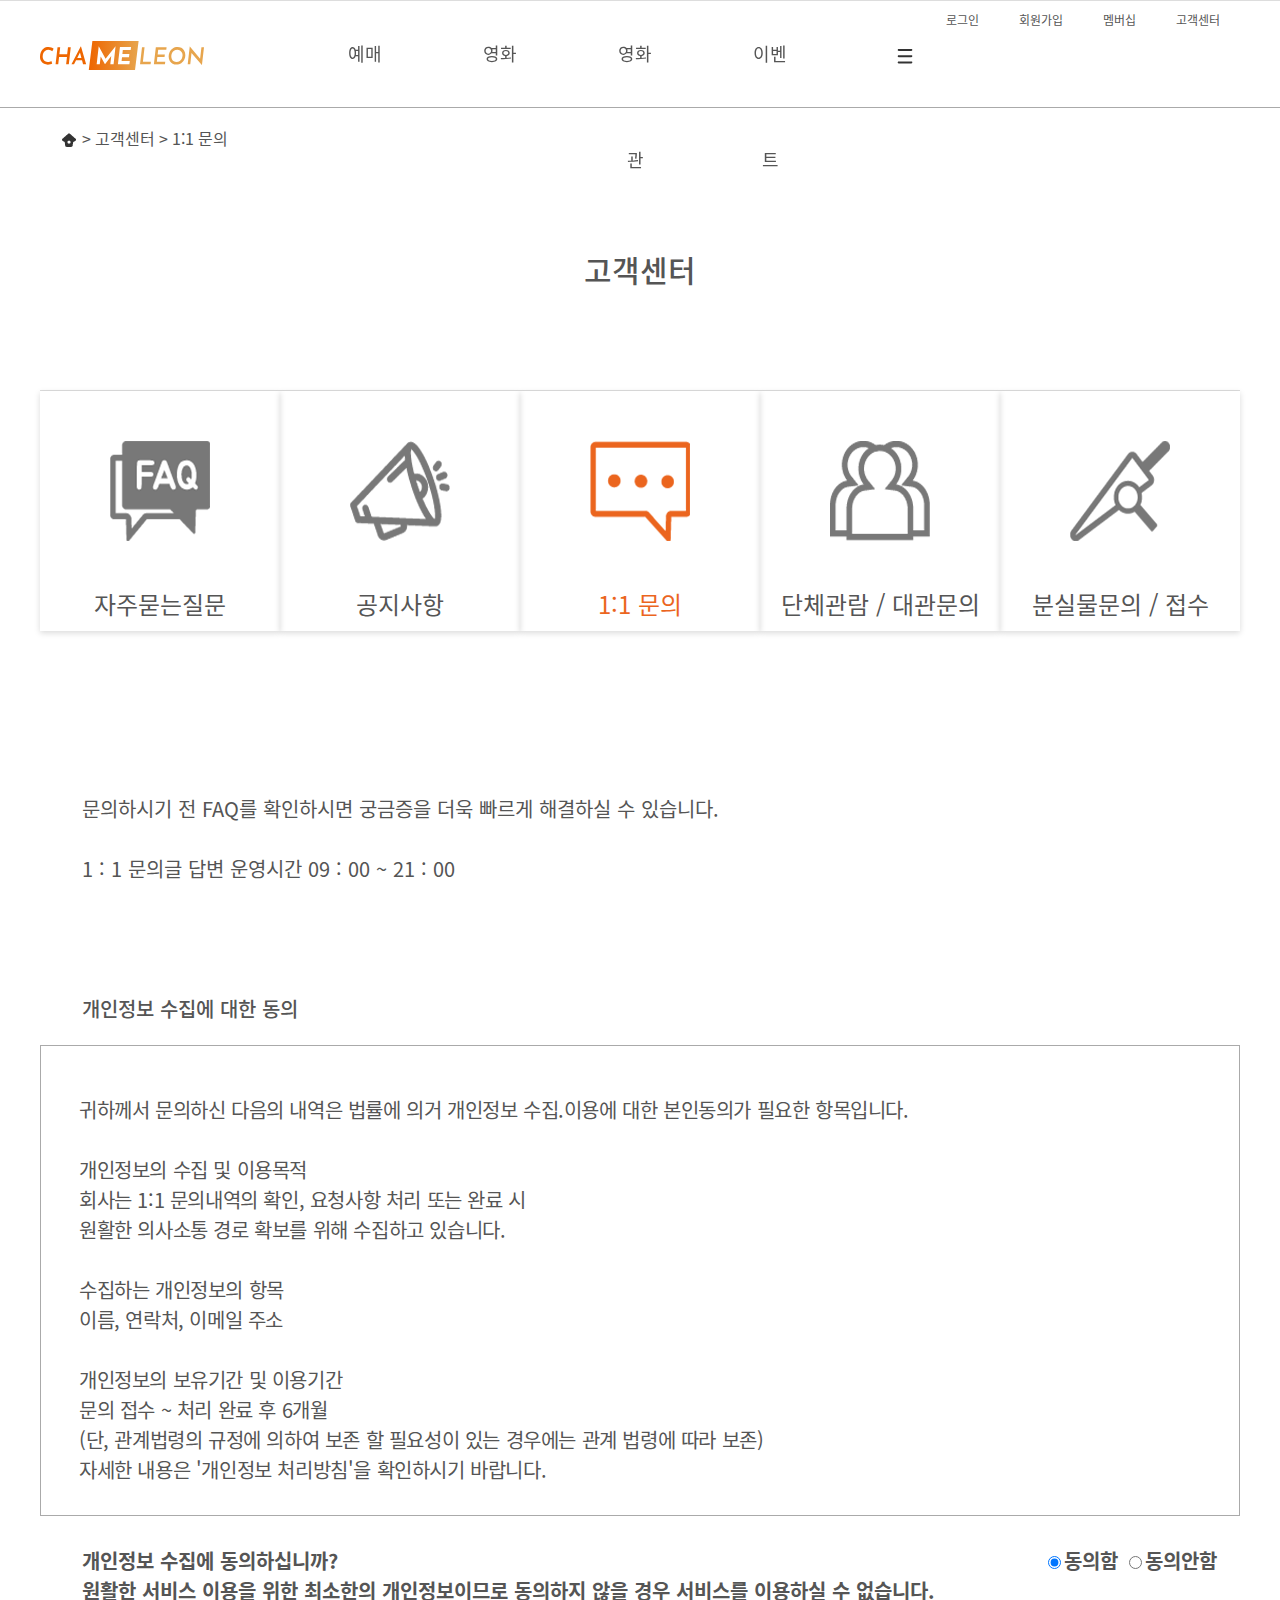
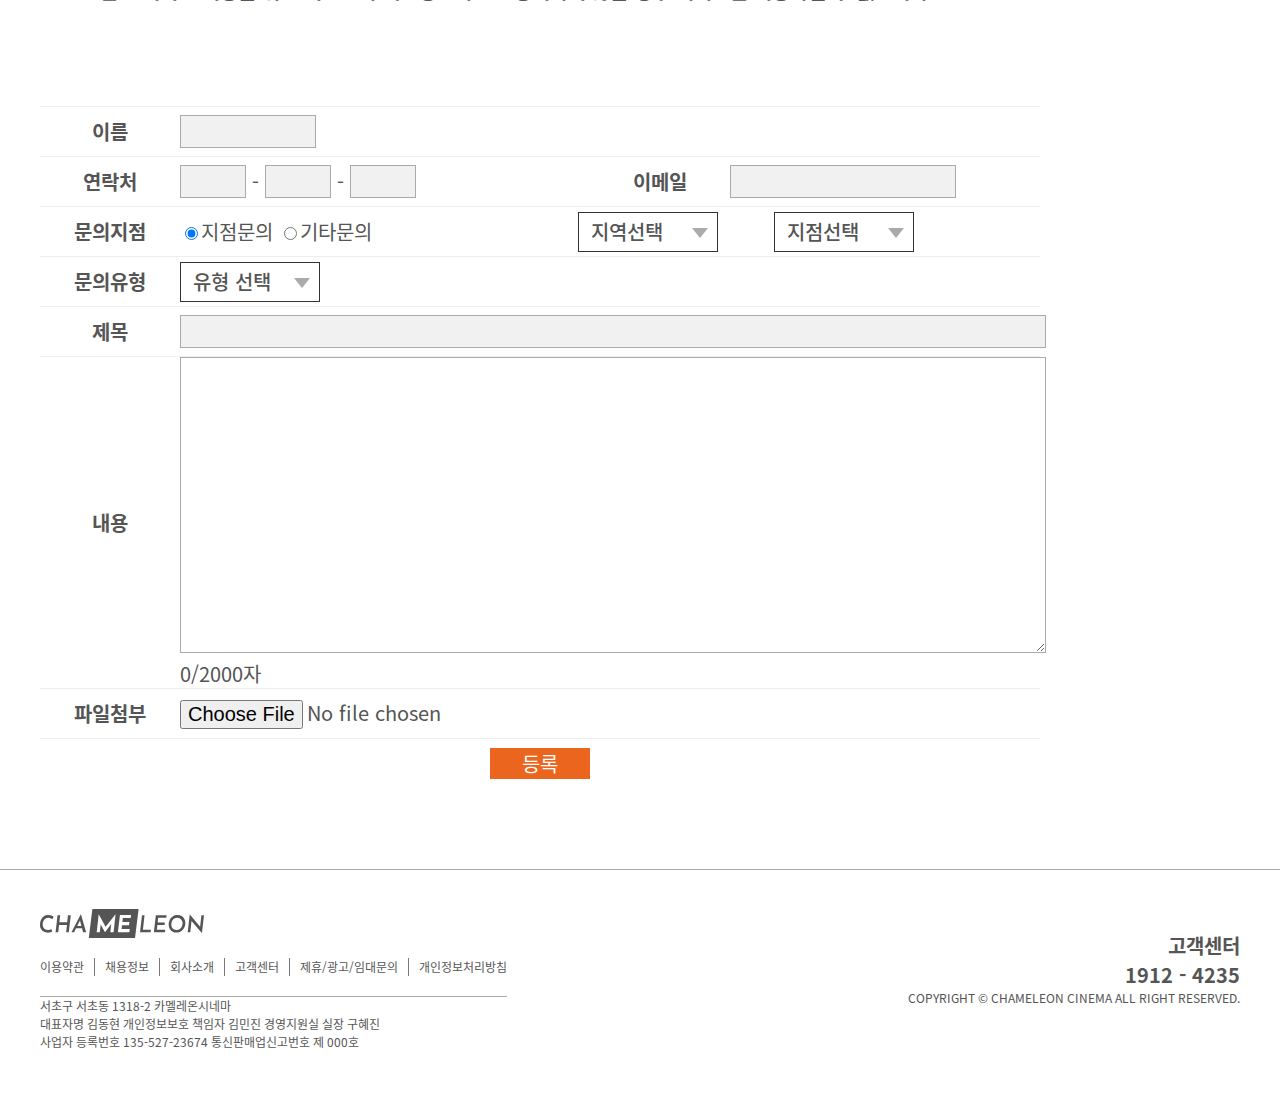
<file: notice/question.html>
<!DOCTYPE html>
<html lang="ko">

<head>
    <meta charset="utf-8">
    <title>1:1문의 : 고객센터 : 카멜레온시네마</title>
    <link rel="stylesheet" href="../asset/css/common.css">
    <link rel="stylesheet" href="../asset/css/sub.css">
    <link rel="stylesheet" href="../asset/css/kdh.css">
    <link rel="icon" href="../asset/images/common/chamelieon.ico">
    <style>

    </style>
    <!--[if lt IE 9]>
        <script src="js/html5shiv.min.js"></script>
    <![endif]-->
    <script src="../asset/js/jquery-1.12.4.min.js"></script>
    <script src="../asset/js/jquery.bxslider.min.js"></script>
    <script src="../asset/js/tab.js"></script>
    <script src="../asset/js/common.js"></script>
    <script src="../asset/js/question.js"></script>

</head>

<body>
    <div id="skip">
        <a href="#gnb">주메뉴 바로가기</a>
        <a href="#skipcnt">본문바로가기</a>
    </div>

    <header id="header">
        <div id="header_wrap">
            <h1 class="logo fl_left">
                <a href="../index.html">
                    <img src="../asset/images/common/logo.svg" alt="카멜레온시네마 로고">
                </a>
            </h1>
            <div id="header_btn">
                <ul class="fl_right">
                    <li class="fl_left"><a href="">로그인</a></li>
                    <li class="fl_left"><a href="../member/join.html">회원가입</a></li>
                    <li class="fl_left"><a href="../membership/ms_guaid.html">멤버십</a></li>
                    <li class="fl_left"><a href="../notice/faq.html">고객센터</a></li>
                </ul>
            </div>
            <nav id="gnb" class="txt_cen cle_both:after">
                <ul>
                    <li><a href="../reserve/r_quick.html">예매</a></li>
                    <li><a href="../movie/recently.html">영화</a></li>
                    <li><a href="../cinema/c_finder.html">영화관</a></li>
                    <li><a href="">이벤트</a></li>
                    <li class="all_Menu"><a href="#sitemap"><img src="../asset/images/common/icon_menu.gif"
                                alt="전체메뉴보기"></a></li>
                </ul>
            </nav>
        </div>
        <div id="sitemap" class="po_relat">
            <div class="sitemap_box po_absol">
                <ul class="s_tit">
                    <li><a href="">영화</a>
                        <ul>
                            <li><a href="">박스오피스</a></li>
                            <li><a href="../movie/recently.html">최신개봉작</a></li>
                            <li><a href="">상영예정작</a></li>
                        </ul>
                    </li>
                    <li><a href="">예매</a>
                        <ul>
                            <li><a href="../reserve/r_quick.html">빠른예매</a></li>
                            <li><a href="">미개봉 선예매</a></li>
                            <li><a href="">예매확인</a></li>
                        </ul>
                    </li>
                    <li><a href="">극장</a>
                        <ul>
                            <li><a href="../cinema/c_finder.html">영화관 찾기</a></li>
                            <li><a href="">자주가는 영화관</a></li>
                            <li><a href="">특별관</a></li>
                        </ul>
                    </li>
                    <li><a href="">이벤트</a>
                        <ul>
                            <li><a href="">브랜드</a></li>
                            <li><a href="">영화</a></li>
                            <li><a href="">제휴</a></li>
                            <li><a href="">영화관</a></li>
                        </ul>
                    </li>
                    <li><a href="">스토어</a>
                        <ul>
                            <li><a href="">티켓</a></li>
                            <li><a href="">콤보</a></li>
                            <li><a href="">굿즈</a></li>
                        </ul>
                    </li>
                </ul>
                <ul class="b_tit">
                    <li><a href="">멤버십</a>
                        <ul>
                            <li><a href="../ms_guaid.html">멤버십 안내</a></li>
                            <li><a href="">멤버십 카드</a></li>
                            <li><a href="">제휴카드</a></li>
                            <li><a href="">VIP</a></li>
                        </ul>
                    </li>
                    <li><a href="">회사소개</a>
                        <ul>
                            <li><a href="">회사소개</a></li>
                            <li><a href="">인재채용</a></li>
                            <li><a href="">광고 제휴 문의</a></li>
                            <li><a href="">경영</a></li>
                            <li><a href="">본사위치</a></li>
                        </ul>
                    </li>
                    <li><a href="">회원서비스</a>
                        <ul>
                            <li><a href="../member/join.html">회원가입</a></li>
                            <li><a href="">아이디 | 패스워드 찾기</a></li>
                            <li><a href="">개인정보 처리 방침</a></li>
                            <li><a href="">회원탈퇴</a></li>
                        </ul>
                    </li>
                    <li><a href="">고객센터</a>
                        <ul>
                            <li><a href="../notice/faq.html">자주 묻는 질문</a></li>
                            <li><a href="">공지사항</a></li>
                            <li><a href="">문의하기</a></li>
                            <li><a href="">분실문 문의 및 접수</a></li>
                            <li><a href="">단체 및 대관문의</a></li>
                        </ul>
                    </li>
                </ul>

            </div>
        </div>
    </header>

    <section id="subpage_content" class="contain po_relat">
        <div id="faq" class="boder_bx">
            <div id="location_bar">
                <a href="../index.html"><img src="../asset/images/common/icon_home.gif" alt="홈 아이콘"></a> &gt; 고객센터 &gt;
                1:1 문의
            </div>
            <h2 id="skipcnt" class="txt_cen">고객센터</h2>
            <ul id="iconBox" class="txt_cen cle_both">
                <li>
                    <a href="faq.html">
                        <div class="iconArea"></div>
                        <p class="">자주묻는질문</p>
                    </a>
                </li>
                <li>
                    <a href="">
                        <div class="iconArea"></div>
                        <p>공지사항</p>
                    </a>
                </li>
                <li>
                    <a href="question.html">
                        <div class="iconArea bgPositionY"></div>
                        <p class="hoverColor">1:1 문의</p>
                    </a>
                </li>
                <li>
                    <a href="">
                        <div class="iconArea"></div>
                        <p>단체관람 / 대관문의</p>
                    </a>
                </li>
                <li>
                    <a href="">
                        <div class="iconArea"></div>
                        <p>분실물문의 / 접수</p>
                    </a>
                </li>
            </ul>
        </div>

        <div class="questionTxt">
            <p>문의하시기 전 FAQ를 확인하시면 궁금증을 더욱 빠르게 해결하실 수 있습니다.</p>
            <p>1 : 1 문의글 답변 운영시간 09 : 00 ~ 21 : 00</p>
            <strong>개인정보 수집에 대한 동의</strong>
        </div>
        <div id="agreementTxt">
            <p>
                귀하께서 문의하신 다음의 내역은 법률에 의거 개인정보 수집.이용에 대한 본인동의가 필요한 항목입니다.<br><br>

                개인정보의 수집 및 이용목적<br>
                회사는 1:1 문의내역의 확인, 요청사항 처리 또는 완료 시<br>
                원활한 의사소통 경로 확보를 위해 수집하고 있습니다.<br><br>

                수집하는 개인정보의 항목<br>
                이름, 연락처, 이메일 주소<br><br>

                개인정보의 보유기간 및 이용기간<br>
                문의 접수 ~ 처리 완료 후 6개월<br>
                (단, 관계법령의 규정에 의하여 보존 할 필요성이 있는 경우에는 관계 법령에 따라 보존)<br>
                자세한 내용은 '개인정보 처리방침'을 확인하시기 바랍니다.<br>
            </p>
        </div>
        <div class="questionTxt2 po_relat">
            <strong>
                개인정보 수집에 동의하십니까?
                <span id="radioWrap" class="po_absol">
                        <input type=radio value="동의함" name="agree" id="agree1" checked><label for="agree1">동의함</label>
                        <input type=radio value="동의안함" name="agree" id="agree2"><label for="agree2">동의안함</label>
                </span>
                <br>
            </strong>
            <strong>
                원활한 서비스 이용을 위한 최소한의 개인정보이므로 동의하지 않을 경우 서비스를 이용하실 수 없습니다.
            </strong>
        </div>
        <form action="question.html" method="post" id="quesForm">
            <table>
                <caption>1:1문의 작성폼</caption>
                <colgroup>
                    <col class="wid140">
                    <col class="wid410">
                    <col class="wid140">
                    <col class="wid310">
                </colgroup>
                <tbody>
                    <tr>
                        <th scope="row" id="quesName">
                            <label for="name">이름</label>
                        </th>
                        <td colspan="3" headers="quesName">
                            <input type="text" name="name" id="name" maxlength="6">
                        </td>
                    </tr>
                    <tr>
                        <th scope="row" id="quesTel">
                            연락처
                        </th>
                        <td headers="quesTel">
                            <input type="text" name="phone" id="phone1" title="연락처 앞3자리" maxlength="3"> -
                            <input type="text" name="phone" id="phone2" title="연락처 중간4자리" maxlength="4"> -
                            <input type="text" name="phone" id="phone3" title="연락처 마지막4자리" maxlength="4">
                        </td>
                        <th scope="row" id="quesEmail">
                            <label for="email">이메일</label>
                        </th>
                        <td headers="quesEmail">
                            <input type="text" name="email" id="email">
                        </td>
                    </tr>
                    <tr>
                        <th scope="row" id="quesBranch">문의지점</th>
                        <td colspan="3" headers="quesBranch">
                            <input type=radio value="지점문의" name="question" id="branch" checked><label for="branch">지점문의</label>
                            <input type=radio value="기타문의" name="question" id="etc"><label for="etc">기타문의</label>
                            
                            <div class="selAreaWrap selFirst po_relat">
                                <button class="areaBtn" type="button">
                                    <span class="triangle">지역선택</span>
                                </button>
                                <ul class="selArea po_absol ulBtn">
                                    <li><button type="button">지역선택</button></li>
                                    <li><button type="button">서울</button></li>
                                    <li><button type="button">경기</button></li>
                                    <li><button type="button">인천</button></li>
                                    <li><button type="button">충청</button></li>
                                    <li><button type="button">강원</button></li>
                                    <li><button type="button">경상</button></li>
                                    <li><button type="button">전라</button></li>
                                </ul>
                            </div>
                            <div class="selAreaWrap selSecond po_relat">
                                <button class="cinemaBtn" type="button">
                                    <span class="triangle">지점선택</span>
                                </button>
                                <ul class="selCinema po_absol ulBtn">
                                    <li><button type="button">지점선택</button></li>
                                    <li><button type="button">강남</button></li>
                                    <li><button type="button">강변</button></li>
                                    <li><button type="button">건대입구</button></li>
                                    <li><button type="button">구로</button></li>
                                    <li><button type="button">동대문</button></li>
                                    <li><button type="button">등촌</button></li>
                                    <li><button type="button">목동</button></li>
                                </ul>

                            </div>

                        </td>
                    </tr>
                    <tr>
                        <th scope="row" id="quesType">문의유형</th>
                        <td colspan="3" headers="quesType">
                            <div class="quesType po_relat">
                                <button type="button">
                                    <span class="triangle">유형 선택</span>
                                </button>
                                <ul class="selType po_absol">
                                    <li><button type="button">문의유형 선택</button></li>
                                    <li><button type="button">일반 문의</button></li>
                                    <li><button type="button">칭찬</button></li>
                                    <li><button type="button">불만</button></li>
                                    <li><button type="button">제안</button></li>
                                </ul>
                            </div>
                        </td>
                    </tr>
                    <tr>
                        <th scope="row" id="quesTitle">
                            <label for="quesTit">제목</label>
                        </th>
                        <td colspan="3" headers="quesTitle">
                            <input type="text" name="title" id="quesTit">
                        </td>
                    </tr>
                    <tr>
                        <th scope="row" id="quesContent"><label for="quesTarea">내용</label></th>
                        <td colspan="3" headers="quesContent">
                            <textarea name="quesTarea" id="quesTarea" cols="30" rows="10" maxlength="2000"></textarea>
                            <p>
                                <span>0</span>/2000자
                            </p>
                        </td>
                    </tr>
                    <tr>
                        <th scope="row" id="quesAddfile"><label for="quesFile"></label>파일첨부</th>
                        <td colspan="3" headers="quesAddfile">
                            <input type="file" name="quesFile" id="quesFile">
                        </td>
                    </tr>
                    <tr>
                        <td class="txt_cen" colspan="4">
                            <input type="submit" value="등록">
                        </td>
                    </tr>
                </tbody>
            </table>
        </form>
    </section>

    <div class="wid1920">
        <footer id="footer">
            <div class="footerbox">
                <h1 class="logo">
                    <a href="../index.html">
                        <img src="../asset/images/common/logo_footer.svg" alt="카멜레온시네마 로고">
                    </a>
                </h1>
                <ul class="cle_both">
                    <li>이용약관</li>
                    <li>채용정보</li>
                    <li>회사소개</li>
                    <li><a href="../notice/faq.html">고객센터</a></li>
                    <li>제휴/광고/임대문의</li>
                    <li>개인정보처리방침</li>
                </ul>
                <address>
                    서초구 서초동 1318-2 카멜레온시네마
                </address>
                <p>
                    대표자명 김동현 개인정보보호 책임자 김민진 경영지원실 실장 구혜진<br>
                    사업자 등록번호 135-527-23674 통신판매업신고번호 제 000호
                </p>
                <div class="footer_txt">
                    <strong>고객센터<br>1912 - 4235</strong>
                    <p class="copyR">
                        COPYRIGHT &copy; CHAMELEON CINEMA ALL RIGHT RESERVED.
                    </p>
                </div>
            </div>
        </footer>
    </div>

</body>

</html>
</file>
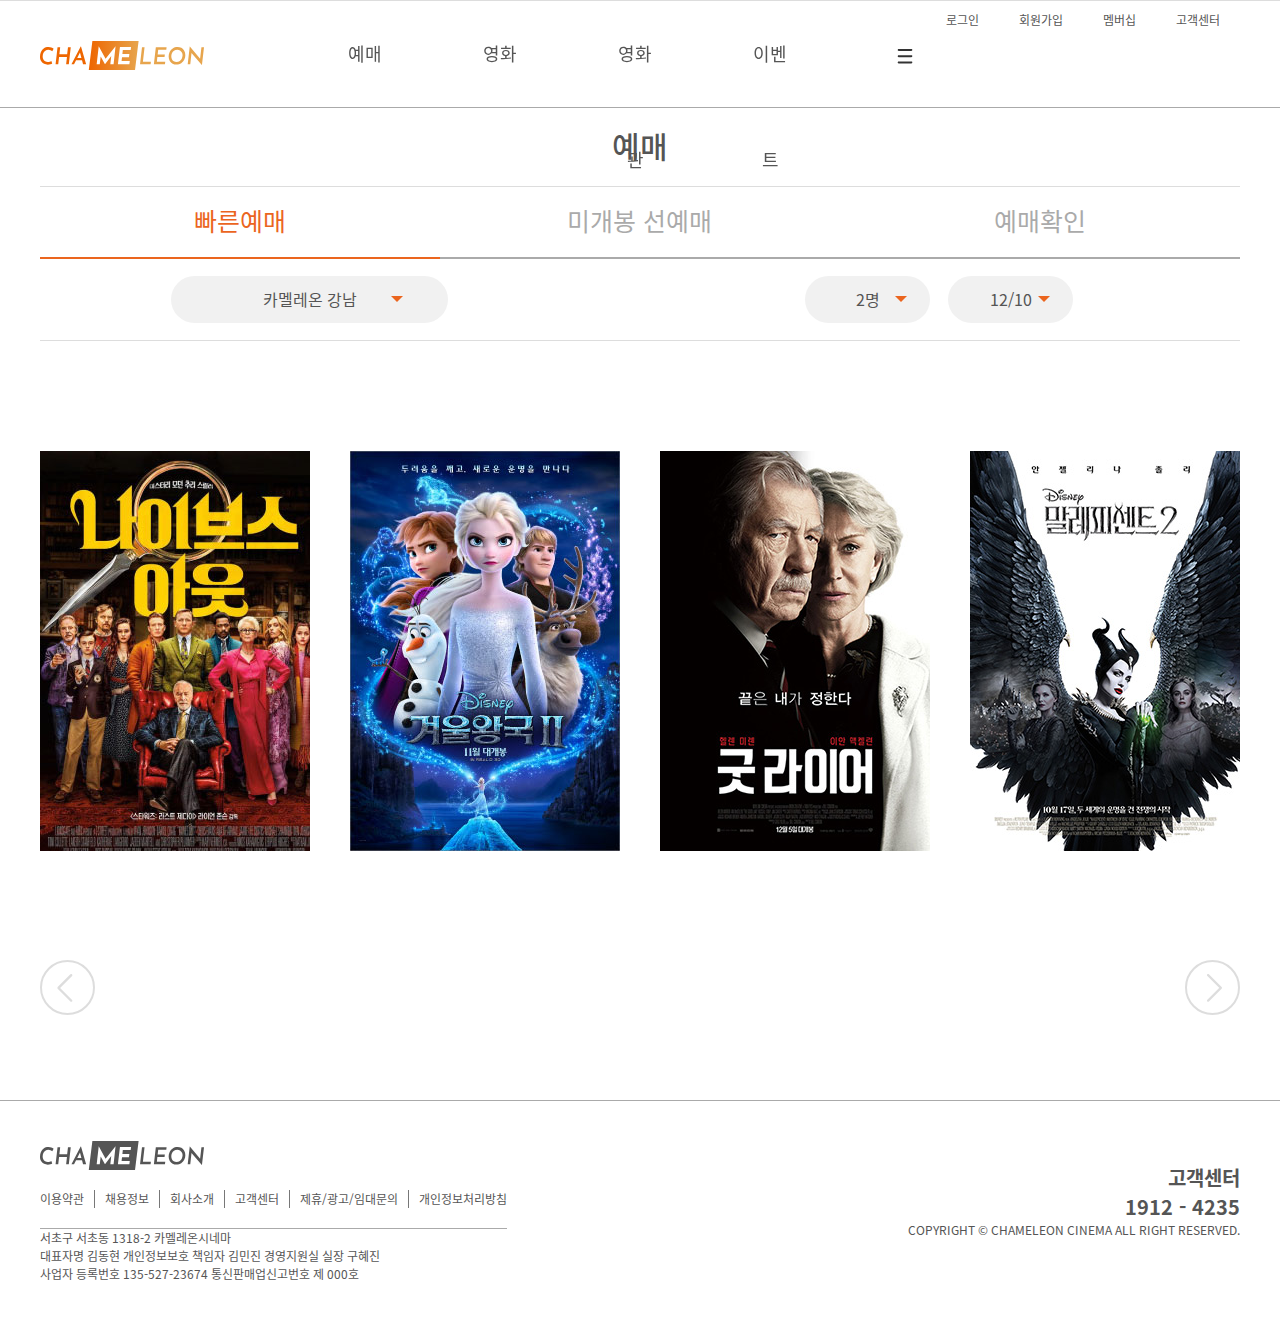
<file: reserve/r_quick.html>
<!DOCTYPE html>
<html lang="ko">

<head>
    <meta charset="utf-8">
    <title>빠른예매 : 예매 : 카멜레온시네마</title>
    <link rel="stylesheet" href="../asset/css/common.css">
    <link rel="stylesheet" href="css/featherlight.min.css">
    <link rel="stylesheet" href="../asset/css/kmj.css">
    <link rel="icon" href="../asset/images/common/chamelieon.ico">
    <!--[if lt IE 9]>
        <script src="js/html5shiv.min.js"></script>
    <![endif]-->
    <style>
    .clicked{color:red;}
    </style>
    <script src="../asset/js/jquery-1.12.4.min.js"></script>
    <script src="../asset/js/common.js"></script>
    <script src="../asset/js/featherlight.min.js"></script>
    <script src="../asset/js/modal.js"></script>

    
</head>

<body>
    <div id="skip">
        <a href="#gnb">주메뉴 바로가기</a>
        <a href="#content">본문바로가기</a>
    </div>

    <header id="header">
        <div id="header_wrap">
            <h1 class="logo fl_left">
                <a href="../index.html">
                    <img src="../asset/images/common/logo.svg" alt="카멜레온시네마 로고">
                </a>
            </h1>
            <div id="header_btn">
                <ul class="fl_right">
                    <li class="fl_left"><a href="">로그인</a></li>
                    <li class="fl_left"><a href="../member/join.html">회원가입</a></li>
                    <li class="fl_left"><a href="../membership/ms_guaid.html">멤버십</a></li>
                    <li class="fl_left"><a href="../notice/faq.html">고객센터</a></li>
                </ul>
            </div>
            <nav id="gnb" class="txt_cen cle_both:after">
                <ul>
                    <li><a href="../reserve/r_quick.html">예매</a></li>
                    <li><a href="../movie/recently.html">영화</a></li>
                    <li><a href="../cinema/c_finder.html">영화관</a></li>
                    <li><a href="">이벤트</a></li>
                    <li class="all_Menu"><a href="#sitemap"><img src="../asset/images/common/icon_menu.gif"
                                alt="전체메뉴보기"></a></li>
                </ul>
            </nav>
        </div>
        <div id="sitemap" class="po_relat">
            <div class="sitemap_box po_absol">
                <ul class="s_tit">
                    <li><a href="">영화</a>
                        <ul>
                            <li><a href="">박스오피스</a></li>
                            <li><a href="../movie/recently.html">최신개봉작</a></li>
                            <li><a href="">상영예정작</a></li>
                        </ul>
                    </li>
                    <li><a href="">예매</a>
                        <ul>
                            <li><a href="../reserve/r_quick.html">빠른예매</a></li>
                            <li><a href="">미개봉 선예매</a></li>
                            <li><a href="">예매확인</a></li>
                        </ul>
                    </li>
                    <li><a href="">극장</a>
                        <ul>
                            <li><a href="../cinema/c_finder.html">영화관 찾기</a></li>
                            <li><a href="">자주가는 영화관</a></li>
                            <li><a href="">특별관</a></li>
                        </ul>
                    </li>
                    <li><a href="">이벤트</a>
                        <ul>
                            <li><a href="">브랜드</a></li>
                            <li><a href="">영화</a></li>
                            <li><a href="">제휴</a></li>
                            <li><a href="">영화관</a></li>
                        </ul>
                    </li>
                    <li><a href="">스토어</a>
                        <ul>
                            <li><a href="">티켓</a></li>
                            <li><a href="">콤보</a></li>
                            <li><a href="">굿즈</a></li>
                        </ul>
                    </li>
                </ul>
                <ul class="b_tit">
                    <li><a href="">멤버십</a>
                        <ul>
                            <li><a href="../membership/ms_guide.html">멤버십 안내</a></li>
                            <li><a href="">멤버십 카드</a></li>
                            <li><a href="">제휴카드</a></li>
                            <li><a href="">VIP</a></li>
                        </ul>
                    </li>
                    <li><a href="">회사소개</a>
                        <ul>
                            <li><a href="">회사소개</a></li>
                            <li><a href="">인재채용</a></li>
                            <li><a href="">광고 제휴 문의</a></li>
                            <li><a href="">경영</a></li>
                            <li><a href="">본사위치</a></li>
                        </ul>
                    </li>
                    <li><a href="">회원서비스</a>
                        <ul>
                            <li><a href="../member/join.html">회원가입</a></li>
                            <li><a href="">아이디 | 패스워드 찾기</a></li>
                            <li><a href="">개인정보 처리 방침</a></li>
                            <li><a href="">회원탈퇴</a></li>
                        </ul>
                    </li>
                    <li><a href="">고객센터</a>
                        <ul>
                            <li><a href="../notice/faq.html">자주 묻는 질문</a></li>
                            <li><a href="">공지사항</a></li>
                            <li><a href="../notice/question.html">문의하기</a></li>
                            <li><a href="">분실문 문의 및 접수</a></li>
                            <li><a href="">단체 및 대관문의</a></li>
                        </ul>
                    </li>
                </ul>

            </div>
        </div>
    </header>

    <section id="content" class="wid1920 contain po_relat">
        <div id="sub_m_tit" class="po_absol txt_cen boder_bx">
            <h2>예매</h2>
            <ul class="r_quick">
                <li class="sub_select"><a href="">빠른예매</a></li>
                <li><a href="">미개봉 선예매</a></li>
                <li><a href="">예매확인</a></li>
            </ul>
        </div>
        <div id="reserve_quick" class="po_absol">
            <div class="r_select po_relat">
                <div class="r_cinema po_absol">
                    <a href="">카멜레온 강남</a>           
                     <div class="r_c">
                         <div class="r_c_top">
                             <p class="r_c_tit">CHAMELEON CINEMA</p>
                             <ul class="r_c_mode">
                                 <li>
                                     <p>추천</p>
                                 </li>
                                 <li>
                                     <p>전체</p>
                                 </li>
                             </ul>
                             <p class="r_c_subtit">최근 이용한 카멜레온</p>
                             <ul>
                                 <li><a href="" role="button">카멜레온 강남</a></li>
                                 <li><a href="" role="button">카멜레온 서초</a></li>
                                 <li><a href="" role="button">카멜레온 홍대입구</a></li>
                             </ul>
                         </div>
                         <div class="r_c_buttom">
                                <p class="r_c_subtit">주변 카멜레온</p>
                                <ul>
                                    <li><a href="" role="button">카멜레온 서울대입구</a></li>
                                    <li><a href="" role="button">카멜레온 사당</a></li>
                                    <li><a href="" role="button">카멜레온 서초</a></li>
                                    <li><a href="" role="button">카멜레온 강남</a></li>
                                </ul>
                            </div>
                     </div>
                     <svg class="r_arrow_c po_absol" width="12" height="6">
                        <path d="M0 0 L12 0 L6 6 Z" />
                </svg>
                </div>
                <div class="r_number po_absol">
                    <a href="">2명</a>
                    <ul>
                        <li><a href="">1</a></li>
                        <li><a href="" class="r_selected">2</a></li>
                        <li><a href="">3</a></li>
                        <li><a href="">4</a></li>
                        <li><a href="">5</a></li>
                        <li><a href="">6</a></li>
                    </ul>
                    <svg class="r_arrow po_absol" width="12" height="6">
                            <path d="M0 0 L12 0 L6 6 Z" />
                    </svg>
                </div>
                <div class="r_date po_absol">
                    <a href="">12/10</a>
                    <ul>
                        <li><a href="" class="r_selected">12/10</a></li>
                        <li><a href="">12/11</a></li>
                        <li><a href="">12/12</a></li>
                        <li><a href="">12/13</a></li>
                        <li><a href="">12/14</a></li>
                        <li><a href="">12/15</a></li>
                    </ul>
                    <svg class="r_arrow po_absol" width="12" height="6">
                            <path d="M0 0 L12 0 L6 6 Z" />
                    </svg>
                </div>
            </div>
            <div class="r_poster_box">
                <ul>
                    <li class="over fl_left po_relat">
                        <img src="../asset/images/main/movie_poster1.jpg" alt="">
                        <div class="po_absol boder_bx">
                            <strong>나이브스 아웃</strong>
                            <p>12세 관람가</p>
                            <a href=".r_mdcnt1" class="link modal2" role="button">예매하기</a>
                            <a href="../movie/recently.html" class="">상세보기</a>
                        </div>
                         <div class="r_mdcnt1 r_md fl_left">
                            <img src="../asset/images/reserve/movie_age_12.gif" alt="">
                            <img src="../asset/images/reserve/modal_poster_02.jpg" alt="">
                            <h6>상영시간표</h6>
                            <ul>
                                <li>
                                    <div class="r_ticket">
                                            <div class="r_t_top po_relat">
                                                <p class="r_t_top fl_left">2D</p>
                                                <p class="r_t_top fl_right">12세연령가</p>
                                            </div>
                                            <div class="r_t_bottom po_absol">
                                                <strong class="po_absol">나이브스아웃</strong>
                                                <p class="r_eng_name">Knives out</p>
                                                <span class="r_t_cinema">카멜레온 강남</span>
                                                <p class="r_t_seat">3관 8층</p>
                                                <span class="r_t_num">일반 2명</span>
                                                <button role="button" class="button">15:30</button>
                                            </div>
                                    </div>
                                </li>
                                <li>
                                    <div class="r_ticket">
                                      
                                            <div class="r_t_top po_relat">
                                                <p class="r_t_top fl_left">2D</p>
                                                <p class="r_t_top fl_right">12세연령가</p>
                                            </div>
                                            <div class="r_t_bottom po_absol">
                                                <strong class="po_absol">나이브스아웃</strong>
                                                <p class="r_eng_name">knives out</p>
                                                <span class="r_t_cinema">카멜레온 강남</span>
                                                <p class="r_t_seat">4관 8층</p>
                                                <span class="r_t_num">일반 2명</span>
                                                <button role="button" class="button">17:10</button>
                                            </div> 
                                      
                                    </div>
                                </li>
                                <li>
                                    <div class="r_ticket">
                                        <div class="r_t_top po_relat">
                                            <p class="r_t_top fl_left">2D</p>
                                            <p class="r_t_top fl_right">12세연령가</p>
                                        </div>
                                        <div class="r_t_bottom po_absol">
                                            <strong class="po_absol">나이브스아웃</strong>
                                            <p class="r_eng_name">knives out</p>
                                            <span class="r_t_cinema">카멜레온 강남</span>
                                            <p class="r_t_seat">8관 9층</p>
                                            <span class="r_t_num">일반 2명</span>
                                            <button role="button" class="button">20:00</button>
                                        </div>
                                    </div>
                                </li>
                            </ul>
                            <ul class="r_t_btn">
                                <li>
                                    <a href="" role="button" class="r_t_prev  po_absol"></a>
                                    <a href="" role="button" class="r_t_next  po_absol"></a>
                                </li>
                            </ul>
                
                            <div class="r_select_btn po_absol">
                                <a href="" class="r_reserve boder_bx fl_left">예약정보수정</a>
                                <a href="" class="r_seat">좌석선택</a>
                            </div>
                        </div>
                    </li>
                    <li class="over fl_left po_relat">
                        <img src="../asset/images/main/movie_poster2.jpg" alt="">
                        <div class="po_absol boder_bx">
                            <strong>겨울왕국 2</strong>
                            <p>전체연령가</p>
                            <a href=".r_mdcnt2" class="link modal2" role="button">예매하기</a>
                            <a href="../movie/recently.html" class="">상세보기</a>
                        </div>
                        <div class="r_mdcnt2 r_md fl_left">
                            <img src="../asset/images/reserve/movie_age.gif" alt="">
                            <img src="../asset/images/reserve/modal_poster_01.jpg" alt="">
                            <h6>상영시간표</h6>
                            <ul>
                                <li>
                                    <div class="r_ticket">
                                            <div class="r_t_top po_relat">
                                                <p class="r_t_top fl_left">2D</p>
                                                <p class="r_t_top fl_right">전체연령가</p>
                                            </div>
                                            <div class="r_t_bottom po_absol">
                                                <strong class="po_absol">겨울왕국2</strong>
                                                <p class="r_eng_name">FROZEN 2</p>
                                                <span class="r_t_cinema">카멜레온 강남</span>
                                                <p class="r_t_seat">3관 8층</p>
                                                <span class="r_t_num">일반 2명</span>
                                                <button role="button" class="button">12:10</button>
                                            </div>
                                    </div>
                                </li>
                                <li>
                                    <div class="r_ticket">
                                        <div class="r_t_top po_relat">
                                            <p class="r_t_top fl_left">2D</p>
                                            <p class="r_t_top fl_right">전체연령가</p>
                                        </div>
                                        <div class="r_t_bottom po_absol">
                                            <strong class="po_absol">겨울왕국2</strong>
                                            <p class="r_eng_name">FROZEN 2</p>
                                            <span class="r_t_cinema">카멜레온 강남</span>
                                            <p class="r_t_seat">4관 8층</p>
                                            <span class="r_t_num">일반 2명</span>
                                            <button role="button" class="button">13:20</button>
                                        </div>   
                                    </div>
                                </li>
                                <li>
                                    <div class="r_ticket">
                                        <div class="r_t_top po_relat">
                                            <p class="r_t_top fl_left">3D</p>
                                            <p class="r_t_top fl_right">전체연령가</p>
                                        </div>
                                        <div class="r_t_bottom po_absol">
                                            <strong class="po_absol">겨울왕국2</strong>
                                            <p class="r_eng_name">FROZEN 2</p>
                                            <span class="r_t_cinema">카멜레온 강남</span>
                                            <p class="r_t_seat">8관 9층</p>
                                            <span class="r_t_num">일반 2명</span>
                                            <button role="button" class="button">15:50</button>
                                        </div>
                                    </div>
                                </li>
                            </ul>
                            <ul class="r_t_btn">
                                <li>
                                    <a href="" role="button" class="r_t_prev  po_absol"></a>
                                    <a href="" role="button" class="r_t_next  po_absol"></a>
                                </li>
                            </ul>
                
                            <div class="r_select_btn po_absol">
                                <a href="" class="r_reserve boder_bx fl_left">예약정보수정</a>
                                <a href="" class="r_seat">좌석선택</a>
                            </div>
                        </div>
                    </li>
                    <li class="over fl_left po_relat">
                        <img src="../asset/images/main/movie_poster3.jpg" alt="">
                        <div class="po_absol boder_bx">
                            <strong>굿 라이어</strong>
                            <p>15세 관람가</p>
                            <a href=".r_mdcnt3" class="link modal2" role="button">예매하기</a>
                            <a href="../movie/recently.html" class="">상세보기</a>
                        </div>
                        <div class="r_mdcnt3 r_md fl_left">
                            <img src="../asset/images/reserve/movie_age_15.gif" alt="">
                            <img src="../asset/images/reserve/modal_poster_03.jpg" alt="">
                            <h6>상영시간표</h6>
                            <ul>
                                <li>
                                    <div class="r_ticket">
                                            <div class="r_t_top po_relat">
                                                <p class="r_t_top fl_left">2D</p>
                                                <p class="r_t_top fl_right">15세연령가</p>
                                            </div>
                                            <div class="r_t_bottom po_absol">
                                                <strong class="po_absol">굿 라이어</strong>
                                                <p class="r_eng_name">THE GOOD LIAR</p>
                                                <span class="r_t_cinema">카멜레온 강남</span>
                                                <p class="r_t_seat">10관 9층</p>
                                                <span class="r_t_num">일반 2명</span>
                                                <button role="button" class="button">11:20</button>
                                            </div>
                                    </div>
                                </li>
                                <li>
                                    <div class="r_ticket">
                                        <div class="r_t_top po_relat">
                                            <p class="r_t_top fl_left">2D</p>
                                            <p class="r_t_top fl_right">전체연령가</p>
                                        </div>
                                        <div class="r_t_bottom po_absol">
                                            <strong class="po_absol">굿 라이어</strong>
                                            <p class="r_eng_name">THE GOOD LIAR</p>
                                            <span class="r_t_cinema">카멜레온 강남</span>
                                            <p class="r_t_seat">1관 8층</p>
                                            <span class="r_t_num">일반 2명</span>
                                            <button role="button" class="button">13:30</button>
                                        </div>   
                                    </div>
                                </li>
                                <li>
                                    <div class="r_ticket">
                                        <div class="r_t_top po_relat">
                                            <p class="r_t_top fl_left">3D</p>
                                            <p class="r_t_top fl_right">전체연령가</p>
                                        </div>
                                        <div class="r_t_bottom po_absol">
                                            <strong class="po_absol">굿 라이어</strong>
                                            <p class="r_eng_name">THE GOOD LIAR</p>
                                            <span class="r_t_cinema">카멜레온 강남</span>
                                            <p class="r_t_seat">2관 8층</p>
                                            <span class="r_t_num">일반 2명</span>
                                            <button role="button" class="button">20:40</button>
                                        </div>
                                    </div>
                                </li>
                            </ul>
                            <ul class="r_t_btn">
                                <li>
                                    <a href="" role="button" class="r_t_prev  po_absol"></a>
                                    <a href="" role="button" class="r_t_next  po_absol"></a>
                                </li>
                            </ul>
                
                            <div class="r_select_btn po_absol">
                                <a href="" class="r_reserve boder_bx fl_left">예약정보수정</a>
                                <a href="" class="r_seat">좌석선택</a>
                            </div>
                        </div>
                    </li>
                    <li class="over fl_left po_relat">
                        <img src="../asset/images/main/movie_poster4.jpg" alt="">
                        <div class="po_absol boder_bx">
                            <strong>말레피센트 2</strong>
                            <p>12세 관람가</p>
                            <a href=".r_mdcnt4" class="link modal2" role="button">예매하기</a>
                            <a href="../movie/recently.html" class="">상세보기</a>
                        </div>
                        <div class="r_mdcnt4 r_md fl_left">
                            <img src="../asset/images/reserve/movie_age_12.gif" alt="">
                            <img src="../asset/images/reserve/modal_poster_04.jpg" alt="">
                            <h6>상영시간표</h6>
                            <ul>
                                <li>
                                    <div class="r_ticket">
                                            <div class="r_t_top po_relat">
                                                <p class="r_t_top fl_left">2D</p>
                                                <p class="r_t_top fl_right">12세연령가</p>
                                            </div>
                                            <div class="r_t_bottom po_absol">
                                                <strong class="po_absol">말레피센트2</strong>
                                                <p class="r_eng_name">Maleficent<br>: Mistress of Evil</p>
                                                <span class="r_t_cinema">카멜레온 강남</span>
                                                <p class="r_t_seat">2관 9층</p>
                                                <span class="r_t_num">일반 2명</span>
                                                <button role="button" class="button">09:20</button>
                                            </div>
                                    </div>
                                </li>
                                <li>
                                    <div class="r_ticket">
                                        <div class="r_t_top po_relat">
                                            <p class="r_t_top fl_left">2D</p>
                                            <p class="r_t_top fl_right">12세연령가</p>
                                        </div>
                                        <div class="r_t_bottom po_absol">
                                            <strong class="po_absol">말레피센트2</strong>
                                            <p class="r_eng_name">Maleficent<br>: Mistress of Evil</p>
                                            <span class="r_t_cinema">카멜레온 강남</span>
                                            <p class="r_t_seat">3관 8층</p>
                                            <span class="r_t_num">일반 2명</span>
                                            <button role="button" class="button">12:30</button>
                                        </div>   
                                    </div>
                                </li>
                                <li>
                                    <div class="r_ticket">
                                        <div class="r_t_top po_relat">
                                            <p class="r_t_top fl_left">2D</p>
                                            <p class="r_t_top fl_right">12세연령가</p>
                                        </div>
                                        <div class="r_t_bottom po_absol">
                                            <strong class="po_absol">말레피센트2</strong>
                                            <p class="r_eng_name">Maleficent<br>: Mistress of Evil</p>
                                            <span class="r_t_cinema">카멜레온 강남</span>
                                            <p class="r_t_seat">9관 9층</p>
                                            <span class="r_t_num">일반 2명</span>
                                            <button role="button" class="button">15:40</button>
                                        </div>
                                    </div>
                                </li>
                            </ul>
                            <ul class="r_t_btn">
                                <li>
                                    <a href="" role="button" class="r_t_prev  po_absol"></a>
                                    <a href="" role="button" class="r_t_next  po_absol"></a>
                                </li>
                            </ul>
                
                            <div class="r_select_btn po_absol">
                                <a href="" class="r_reserve boder_bx fl_left">예약정보수정</a>
                                <a href="" class="r_seat">좌석선택</a>
                            </div>
                        </div>
                    </li>
                </ul>
                <ul>
                    <li><a class="r_left po_absol" href="" role="button"></a></li>
                    <li><a class="r_right po_absol" href="" role="button"></a></li>
                </ul>
            </div>
        </div>
    </section>

    <div class="wid1920">
        <footer id="footer" class="r_footer">
            <div class="footerbox">
                <h1 class="logo">
                    <a href="../index.html">
                        <img src="../asset/images/common/logo_footer.svg" alt="카멜레온시네마 로고">
                    </a>
                </h1>
                <ul class="cle_both">
                    <li>이용약관</li>
                    <li>채용정보</li>
                    <li>회사소개</li>
                    <li><a href="../notice/faq.html">고객센터</a></li>
                    <li>제휴/광고/임대문의</li>
                    <li>개인정보처리방침</li>
                </ul>
                <address>
                    서초구 서초동 1318-2 카멜레온시네마
                </address>
                <p>
                    대표자명 김동현 개인정보보호 책임자 김민진 경영지원실 실장 구혜진<br>
                    사업자 등록번호 135-527-23674 통신판매업신고번호 제 000호
                </p>
                <div class="footer_txt">
                    <strong>고객센터<br>1912 - 4235</strong>
                    <p class="copyR">
                        COPYRIGHT &copy; CHAMELEON CINEMA ALL RIGHT RESERVED.
                    </p>
                </div>
            </div>
        </footer>
    </div>

</body>

</html>
</file>
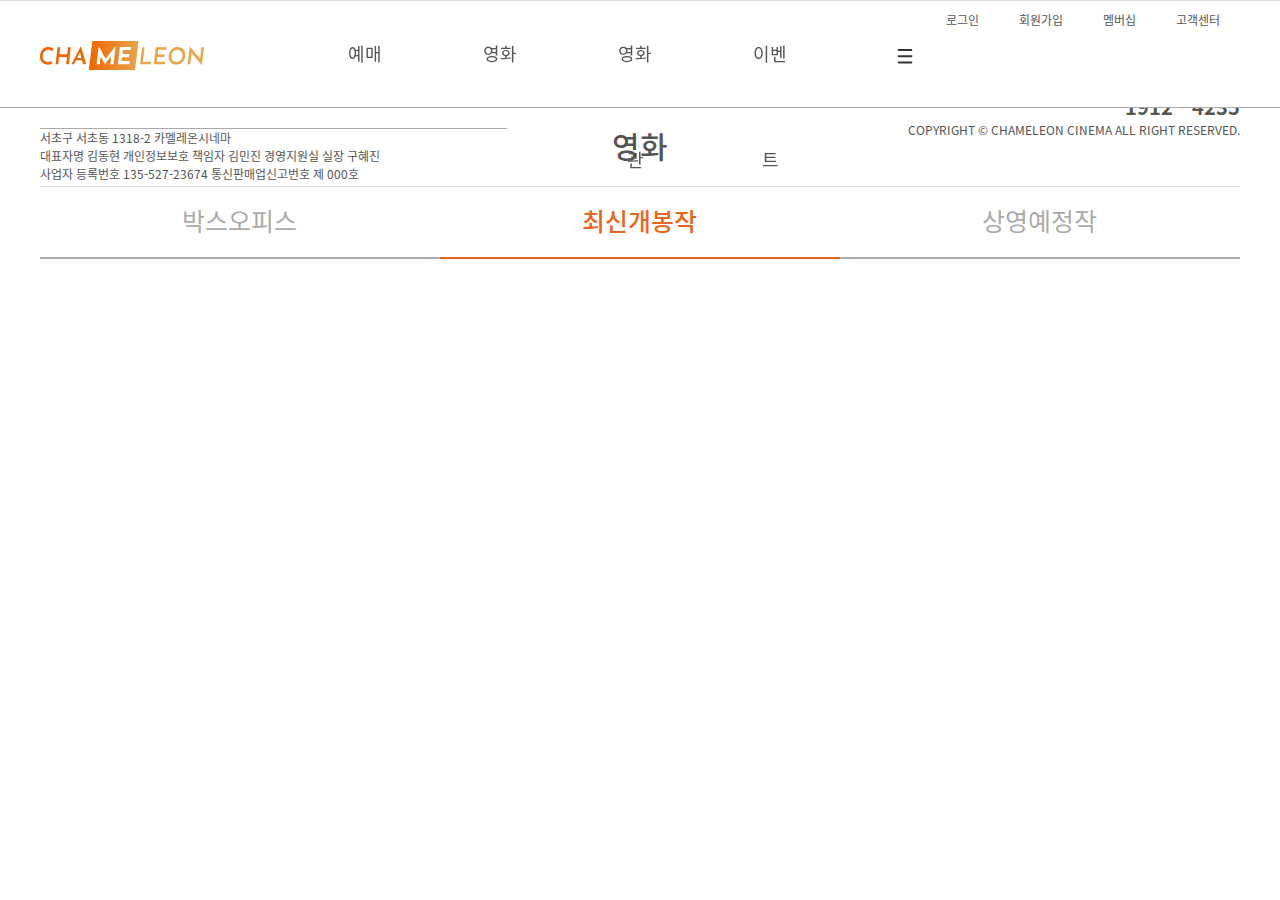
<file: sub_t/template.html>
<!DOCTYPE html>
<html lang="ko">

<head>
    <meta charset="utf-8">
    <title>카멜레온시네마</title>
    <link rel="stylesheet" href="../asset/css/common.css">
    <link rel="stylesheet" href="../asset/css/sub.css">
    <!--[if lt IE 9]>
        <script src="js/html5shiv.min.js"></script>
    <![endif]-->
    <script src="../asset/js/jquery-1.12.4.min.js"></script>
    <script src="../asset/js/jquery.bxslider.min.js"></script>
    <script src="../asset/js/tab.js"></script>
    <script src="../asset/js/common.js"></script>

</head>

<body>
    <div id="skip">
        <a href="#gnb">주메뉴 바로가기</a>
        <a href="#content">본문바로가기</a>
    </div>

    <header id="header">
        <div id="header_wrap">
            <h1 class="logo fl_left">
                <a href="../index.html">
                    <img src="../asset/images/common/logo.svg" alt="카멜레온시네마 로고">
                </a>
            </h1>
            <div id="header_btn">
                <ul class="fl_right">
                    <li class="fl_left"><a href="">로그인</a></li>
                    <li class="fl_left"><a href="../member/join.html">회원가입</a></li>
                    <li class="fl_left"><a href="../membership/ms_guaid.html">멤버십</a></li>
                    <li class="fl_left"><a href="../notice/faq.html">고객센터</a></li>
                </ul>
            </div>
            <nav id="gnb" class="txt_cen cle_both:after">
                <ul>
                    <li><a href="../reserve/r_quick.html">예매</a></li>
                    <li><a href="../movie/recently.html">영화</a></li>
                    <li><a href="../cinema/c_finder.html">영화관</a></li>
                    <li><a href="">이벤트</a></li>
                    <li class="all_Menu"><a href="#sitemap"><img src="../asset/images/common/icon_menu.gif" alt="전체메뉴보기"></a></li>
                </ul>
            </nav>
        </div>
        <div id="sitemap" class="po_relat">
            <div class="sitemap_box po_absol">
                <ul class="s_tit">
                    <li><a href="">영화</a>
                        <ul>
                            <li><a href="">박스오피스</a></li>
                            <li><a href="../movie/recently.html">최신개봉작</a></li>
                            <li><a href="">상영예정작</a></li>
                        </ul>
                    </li>
                    <li><a href="">예매</a>
                        <ul>
                            <li><a href="../reserve/r_quick.html">빠른예매</a></li>
                            <li><a href="">미개봉 선예매</a></li>
                            <li><a href="">예매확인</a></li>
                        </ul>
                    </li>
                    <li><a href="">극장</a>
                        <ul>
                            <li><a href="../cinema/c_finder.html">영화관 찾기</a></li>
                            <li><a href="">자주가는 영화관</a></li>
                            <li><a href="">특별관</a></li>
                        </ul>
                    </li>
                    <li><a href="">이벤트</a>
                        <ul>
                            <li><a href="">브랜드</a></li>
                            <li><a href="">영화</a></li>
                            <li><a href="">제휴</a></li>
                            <li><a href="">영화관</a></li>
                        </ul>
                    </li>
                    <li><a href="">스토어</a>
                        <ul>
                            <li><a href="">티켓</a></li>
                            <li><a href="">콤보</a></li>
                            <li><a href="">굿즈</a></li>
                        </ul>
                    </li>
                </ul>
                <ul class="b_tit">
                    <li><a href="">멤버십</a>
                        <ul>
                            <li><a href="../ms_guide.html">멤버십 안내</a></li>
                            <li><a href="">멤버십 카드</a></li>
                            <li><a href="">제휴카드</a></li>
                            <li><a href="">VIP</a></li>
                        </ul>
                    </li>
                    <li><a href="">회사소개</a>
                        <ul>
                            <li><a href="">회사소개</a></li>
                            <li><a href="">인재채용</a></li>
                            <li><a href="">광고 제휴 문의</a></li>
                            <li><a href="">경영</a></li>
                            <li><a href="">본사위치</a></li>
                        </ul>
                    </li>
                    <li><a href="">회원서비스</a>
                        <ul>
                            <li><a href="../member/join.html">회원가입</a></li>
                            <li><a href="">아이디 | 패스워드 찾기</a></li>
                            <li><a href="">개인정보 처리 방침</a></li>
                            <li><a href="">회원탈퇴</a></li>
                        </ul>
                    </li>
                    <li><a href="">고객센터</a>
                        <ul>
                            <li><a href="../notice/faq.html">자주 묻는 질문</a></li>
                            <li><a href="">공지사항</a></li>
                            <li><a href="">문의하기</a></li>
                            <li><a href="">분실문 문의 및 접수</a></li>
                            <li><a href="">단체 및 대관문의</a></li>
                        </ul>
                    </li>
                </ul>

            </div>
        </div>
    </header>

    <section id="subpage_content" class="wid1920 contain po_relat">
        <div id="sub_m_tit" class="po_absol txt_cen boder_bx">
            <h2>영화</h2>
            <ul>
                <li><a href="">박스오피스</a></li>
                <li class="sub_select"><a href="">최신개봉작</a></li>
                <li><a href="">상영예정작</a></li>
            </ul>
        </div>
    </section>

    <div class="wid1920">
        <footer id="footer">
            <div class="footerbox">
                <h1 class="logo">
                    <a href="">
                        <img src="../asset/images/common/logo_footer.svg" alt="카멜레온시네마 로고">
                    </a>
                </h1>
                <ul class="cle_both">
                    <li>이용약관</li>
                    <li>채용정보</li>
                    <li>회사소개</li>
                    <li><a href="../notice/qna/">고객센터</a></li>
                    <li>제휴/광고/임대문의</li>
                    <li>개인정보처리방침</li>
                </ul>
                <address>
                    서초구 서초동 1318-2 카멜레온시네마
                </address>
                <p>
                    대표자명 김동현 개인정보보호 책임자 김민진 경영지원실 실장 구혜진<br>
                    사업자 등록번호 135-527-23674 통신판매업신고번호 제 000호
                </p>
                <div class="footer_txt">
                    <strong>고객센터<br>1912 - 4235</strong>
                    <p class="copyR">
                        COPYRIGHT &copy; CHAMELEON CINEMA ALL RIGHT RESERVED.
                    </p>
                </div>
            </div>
        </footer>
    </div>

</body>

</html>
</file>
<file: asset/css/common.css>
@charset "utf-8";
@font-face
{
    font-family : "NotoSans";
    font-weight : 100; 
    src : url("../fonts/NotoSansKR-Light.eot"); 
    src : local("※"),
    url("../fonts/NotoSansKR-Light.woff2") format("woff2"),
    url("../fonts/NotoSansKR-Light.woff") format("woff"),
    url("../fonts/NotoSansKR-Light.otf") format("opentype");
}
@font-face
{
    font-family : "NotoSans";
    font-weight : 300; 
    src : url("../fonts/NotoSansKR-DemiLight.eot"); 
    src : local("※"),
    url("../fonts/NotoSansKR-DemiLight.woff2") format("woff2"),
    url("../fonts/NotoSansKR-DemiLight.woff") format("woff"),
    url("../fonts/NotoSansKR-DemiLight.otf") format("opentype");
}
@font-face
{
    font-family : "NotoSans";
    font-weight : 400; 
    src : url("../fonts/NotoSansKR-Regular.eot"); 
    src : local("※"),
    url("../fonts/NotoSansKR-Regular.woff2") format("woff2"),
    url("../fonts/NotoSansKR-Regular.woff") format("woff"),
    url("../fonts/NotoSansKR-Regular.otf") format("opentype");
}
@font-face
{
    font-family : "NotoSans";
    font-weight : 500; 
    src : url("../fonts/NotoSansKR-Medium.eot"); 
    src : local("※"),
    url("../fonts/NotoSansKR-Medium.woff2") format("woff2"),
    url("../fonts/NotoSansKR-Medium.woff") format("woff"),
    url("../fonts/NotoSansKR-Medium.otf") format("opentype");
}
@font-face
{
    font-family : "NotoSans";
    font-weight : 700; 
    src : url("../fonts/NotoSansKR-Bold.eot"); 
    src : local("※"),
    url("../fonts/NotoSansKR-Bold.woff2") format("woff2"),
    url("../fonts/NotoSansKR-Bold.woff") format("woff"),
    url("../fonts/NotoSansKR-Bold.otf") format("opentype");
}
@font-face
{
    font-family : "Josefin";
    font-weight : 400; 
    src : url("../fonts/JosefinSans-Regular.eot"); 
    src : local("※"),
    url("../fonts/JosefinSans-Regular.woff") format("woff"),
    url("../fonts/JosefinSans-Regular.ttf") format("truetype");
}
@font-face
{
    font-family : "Josefin";
    font-weight : 700; 
    src : url("../fonts/JosefinSans-Bold.eot"); 
    src : local("※"),
    url("../fonts/JosefinSans-Bold.woff") format("woff"),
    url("../fonts/JosefinSans-Bold.ttf") format("truetype");
}

body, ul, h1, h2, h3, h4, h5, h6, p, th, td, button, fieldset{margin : 0px; padding : 0px;}
h1, h2, h3, h4, h5, h6{font-size : inherit; font-weight : inherit;}
ul{list-style : none;}
table{border-spacing : 0px; border-collapse : collapse;}
fieldset{border : none;}
legend, caption{font-size : 0px; line-height : 0px;}
a:link, a:visited, a:hover, a:active{color : inherit; text-decoration : none; border : none;}
img{vertical-align: top; border : none;}
h1, h2, h3, h4, h5, h6{font-size : inherit;}
header, article, section, footer, nav{display : block;}
#gnb li{float : left;}
address{font-style : normal;}
input, select, textarea{font-family : inherit; font-size : inherit; color : inherit;}
input[type="text"], input[type="password"], select, textarea{border : 1px solid #aaa;}
/* select{-moz-appearance : none; -webkit-appearance : none; appearance:none;} */
select::-ms-expand{display : none;}
input[type="submit"], input[type="reset"], button{background : none; border : none; cursor : pointer;}

.wid1920{width : 100%;}
.contain{width : 1200px;margin : 0px auto;}
.fl_left{float : left;}
.fl_right{float : right;}
.po_absol{position : absolute;}
.po_relat{position : relative;}
.cle_both:after{content : ""; display : block; clear : both;}
.txt_cen{text-align : center;}
.hide{font-size : 0px; line-height : 0px; width : 1px; height : 1px; overflow : hidden; position : absolute; left : -9999px; top : 0px; text-indent : -9999px;}
.boder_bx{-webkit-box-sizing: border-box; -moz-box-sizing: border-box; box-sizing: border-box;}
.hoverColor{color : #eb651e;}


body
{
    font-family : "NotoSans";
    font-weight: 400;
    color : #555;
}

#skip a
{
    position : absolute;
    left : -9999px;
    top : 0px;
    z-index : 1000;
}
#skip a:focus
{
    width : 100%;
    height : 50px;
    background : #aaa;
    text-align : center;
    line-height : 50px;
    left : 0px;
}

#header,
#header_btn,
.logo.logoMt,
#gnb,
#sitemap.siteTop
{
    -webkit-transition : all 0.2s;
    -moz-transition : all 0.2s;
    -o-transition : all 0.2s;
    transition : all 0.2s;
}
#header
{
    position: fixed;
    left : 0px;
    top : 0px;
    z-index: 800;
    width: 100%;
    height: 106px;
    border-bottom : 1px solid #aaa;
    border-top : 1px solid #ddd;
    background : #fff;
    
}
#header_wrap
{
    position : relative;
    width : 1200px;
    height : 106px;
    margin : 0px auto;
}
#header.hdScroll
{
    height : 72px;
}
#header_btn.hdbtnNone
{
    display : none;
}
.logo.logoMt
{
    margin-top : 21px;
}
#gnb.gnbHei
{
    height : 74px;
    line-height : 74px;
}
#sitemap.siteTop
{
    top : -34.5px;
}
.logo
{
    width : 164px;
    height : 29px;
    /* left: 0px;
    top : 39.5px; */
    margin-top : 39.5px;
    
}
.logo a
{
    display : inline-block;
    width : 164px;
    height : 29px;
}
#gnb
{
    height : 106px;
    line-height : 106px;
    font-size : 18px;
}
#gnb > ul
{
    display : inline-block;
    position : relative;
    width : 600px;
    margin-right : 164px;
}
#gnb > ul > li
{
    width : 50px;
    box-sizing : border-box;
}
#gnb > ul .all_Menu img
{
    vertical-align : middle;
}
#gnb > ul > li+li
{
    margin-left : 85px;
}
#gnb ul li a
{
    display : block;
}
#gnb ul li:hover a,
#gnb ul li a:focus
{
    font-weight : 700;
}

#header_btn
{
    position : absolute;
    right : 0px;
    top : 0px;
    width: 1200px;
    height: 34px;
}

#header_btn ul
{
    height : 34px;
}
#header_btn ul li
{
    font-size : 12px;
    padding : 10px 20px;
}
#header_btn ul li:hover a,
#header_btn ul li a:focus
{
    text-decoration : underline;
}
/*sitemap start */
#sitemap {width: 1200px; height: 0; background: #ffffff; margin: 0 auto; -webkit-box-shadow: 0px 5px 5px #00000020; -moz-box-shadow: 0px 5px 5px #00000020; box-shadow: 0px 5px 5px #00000020; z-index: 750; overflow: hidden; -webkit-transition: all 0.5s; -moz-transition: all 0.5s; -o-transition: all 0.5s; transition: all 0.5s;}
#sitemap.site_show{height: 400px; border-top : 1px solid #aaa;}
#sitemap .sitemap_box {width: 1000px; height: 380px;margin: 0 auto;position: relative;}
#sitemap .sitemap_box .s_tit {float: left;}
#sitemap .sitemap_box .s_tit{margin-top: 25px; margin-bottom: 25px;}
#sitemap .sitemap_box > ul {font-size: 15px; font-weight: 500; color: #333333; margin-left: 150px;}
#sitemap .sitemap_box ul > li{float: left; width: 165px;}
#sitemap .sitemap_box ul li ul{margin-top: 30px;}
#sitemap .sitemap_box ul li ul:before{content:""; position: absolute; width: 30px;height: 2px;background: #ea651e;margin-top: -15px;}
#sitemap .sitemap_box ul li ul li{font-size: 13px; color: #555555; font-weight: 400;line-height: 1.7;}
/* sitemap end */

#footer
{
    position : relative;
    width : 100%;
    height : 200px;
    font-size : 12px;
    border-top : 1px solid #aaa;
    
}
#footer .footerbox {width: 1200px; height: 200px;margin: 0 auto; }
#footer .logo
{
    margin-bottom : 20px;
}
#footer > ul
{
    margin-bottom : 10px;
}
#footer ul li
{
    float :left;
    padding-bottom : 20px;
    border-bottom : 1px solid #aaa;
}
#footer ul li + li
{
    padding-left : 10px;
}
#footer ul li + li:before
{
    content : "";
    border-left : 1px solid #777;
    padding-left : 10px;
}
#footer .footer_txt
{
    text-align : right;
    position: relative;
    margin-top: -120px;
    width: 500px;
    float: right;
}
#footer .footer_txt strong
{
    font-size : 20px;
    /* display : block; */
    margin-bottom : 30px;
}
</file>
<file: asset/css/index.css>
@charset "utf-8";

/* content1 css 시작 */
div.wid1920.cnt1wrap
{
    padding-top : 106px;
}
#content1
{
    width : 100%;
    height : 975px;
    position : relative;
}
#content1 .moviePosterSlider li a
{
    height : 975px;
    background :  no-repeat center top;
}
#content1 ul li a
{
    display : block;
    width : 100%;
    height : 975px;
    text-indent : -9999px;
}
#content1 ul li:nth-child(1) a
{
    background-image : url("../images/main/main_slider01.jpg");
}
#content1 ul li:nth-child(2) a
{  
    background-image : url("../images/main/main_slider02.jpg");
}
/* content1 css 종료 */

/* content2 css 시작 */
    /* 탭버튼 */
#movieTab{width: 100%; margin: 80px auto;}
.tablist{font-size: 30px; font-weight: 700;}
.tablist li{width: 50%; height: 88px; line-height: 88px; border-bottom: 2px solid #dddddd; color: #aaaaaa; background: #fff; cursor: pointer;}
.tablist li:hover, .tablist li:focus, .tablist li.active{color: #ea651e; cursor: pointer;}
.tablist li:after{content: ""; display: block; margin: 0 auto; width: 0; height: 2px; background: #ea651e;}
.tablist li:hover:after, .tablist li:focus:after, .tablist li.active:after{width: 30%;}

    /* 탭패널 */
#movieTab .tabpanel{display: inline-block;}

.tabpanel > div a{display: block; width: 180px; height: 40px; line-height: 36px; margin: 48px 0 38px 925px; color: #ea651e; border: 2px solid #ea651e; background: transparent url("../images/common/icon_plus.png") no-repeat 14px 50%;}
.tabpanel > div a:hover, .tabpanel > div a:focus{color: #fff; background: #ea651e url("../images/common/icon_plus_hover.png") no-repeat 14px 50%;}

.tabpanel ul li{width: 270px; height: 400px; color: #fff;}
.tabpanel ul li + li{margin-left: 8px;}

.tabpanel ul li div{height: 400px; padding-top: 111px; top: 0; left: 0px; background: rgba(0,0,0,0);}
.tabpanel ul li div:hover, .tabpanel ul li div.on{background: rgba(0,0,0,0.6);}
.tabpanel ul li div strong{display: block; font-size: 30px; font-weight: 500;}
.tabpanel ul li div p{font-size: 13px; font-weight: 100;}
.tabpanel ul li div a{display: inline-block; width: 180px; height: 40px; line-height: 36px; border: 2px solid #fff; font-weight: 100; font-size: 18px;}
.tabpanel ul li div a:nth-child(3){margin-top: 57px;}
.tabpanel ul li div a:hover, .tabpanel ul li div a:focus, .tabpanel ul li.on div a{color: #333; font-weight: 400; background: #fff;}
.tabpanel ul li div a + a{margin-top: 15px;}

.tabpanel ul li div strong, .tabpanel ul li div p, .tabpanel ul li div a{-ms-filter:'progid:DXImageTransform.Microsoft.Alpha(Opacity=0)'; opacity: 0;}
.tabpanel ul li:hover div strong, .tabpanel ul li:hover div p, .tabpanel ul li:hover div a, .tabpanel ul li.on div strong, .tabpanel ul li.on div p, .tabpanel ul li.on div a{-ms-filter:'progid:DXImageTransform.Microsoft.Alpha(Opacity=100)'; opacity: 1;}

    /* transition */
.tablist li:hover, .tablist li:focus, .tablist li.active, .tabpanel ul li div, .tabpanel ul li div strong, .tabpanel ul li div p, .tabpanel ul li div a, .tablist li:after, .tabpanel > div a{-webkit-transition: all 0.5s; -moz-transition: all 0.5s; -o-transition: all 0.5s; transition: all 0.5s;}

#movieTab .tabpanel{display: none;}
#movieTab .tabpanel.active{display: inline-block;}
/* content2 css 종료 */

/* content3 css 시작 */

#content3_wrap
{
    background : #f4f4f4;
}
#content3_wrap:after
{
    content : "";
    height : 80px;
    display : block;
}
#content3 h2
{
    display : inline-block;
    font-size : 30px;
    font-weight : 700;
    color : #333;
    margin : 70px 0px;
    padding : 10px 20px;
    border-bottom : 3px solid #eb651e;
    width : 100px;

}
#content3 #img_wrap
{
    width : 1200px;
    margin : 0px auto;
    height : 700px;
}
#evtBaSliWarp
{
    width : 800px;
    height : 350px;
    position : relative;
}
#content3 #img_wrap > div
{
    float : left;
}
#content3 #img_wrap div:nth-child(2)
{
    float : right;
}
#content3 #img_wrap div a
{
    display : inline-block;
    text-indent : -9999px;
}
.eventBannerSlider
{
    width : 800px;
    height : 350px;
}
#content3 #img_wrap .eventBannerSlider li
{
    width: 800px;
    height: 350px;
    background : no-repeat center top;
}
#content3 #img_wrap .eventBannerSlider li:nth-child(1) a
{
    width : 800px;
    height : 350px;
    background-image : url("../images/main/event_1.jpg");
}
#content3 #img_wrap .eventBannerSlider li:nth-child(2) a
{
    width : 800px;
    height : 350px;
    background-image : url("../images/main/event_3.jpg");
}
#img_wrap div:nth-child(2) a
{
    width : 400px;
    height : 700px;
    background : url("../images/main/event_3_-Vertical.jpg") no-repeat;
}
#img_wrap div:nth-child(3) a
{
    width : 800px;
    height : 350px;
    background : url("../images/main/event_2.jpg") no-repeat;
}
/* content3 css 종료 */

/* content4 css 시작 */
img{vertical-align: top;} 
ul{padding: 0;margin: 0;}
/* common style */


#content4{ width: 1200px; height: 760px; margin-top : 80px;}
#con4_wrap { position: absolute;width: 1200px; height: 600px; margin: 0 auto;  text-align: center;}
#con4_wrap .con4_tit h3 { font-weight: 700; color: #333333; font-size: 30px;}
#con4_wrap .con4_tit h3:after { content: ""; border-bottom: 3px solid #ea651e; position: absolute; top: 58.4px; left: 50%; margin-left: -100px; width: 200px;}

#con4_wrap ul { padding-top: 149px; height: 229px;}
#con4_wrap ul li{ position: relative; display: inline-block; float: left; width: 370px; height: 228px;}

#con4_wrap ul li:nth-child(1) {background: url("../../asset/images/main/Card_1.png") no-repeat;}
#con4_wrap ul li:nth-child(2) {background: url("../../asset/images/main/Card_2.png") no-repeat;}
#con4_wrap ul li:nth-child(3) {background: url("../../asset/images/main/Card_3.png") no-repeat;}
#con4_wrap ul li + li{margin-left: 45px;}

#con4_wrap>span { position: absolute; top: 525px;left: 0; text-align: left; color: #555555; line-height: 30px;}
#con4_wrap>a{ position: absolute;top: 548px;right: 0; width: 180px; height: 40px;border: 2px solid #ea651e; padding:5px 0px 0px 20px;box-sizing: border-box; background: url("../../asset/images/common/icon_plus.png") no-repeat 19px 9px; color: #ea651e; font-size: 16px;transition: all 0.5s;}
#con4_wrap>a:hover , #con4_wrap>a:focus { background: #ea651e url("../../asset/images/common/icon_plus_hover.png")no-repeat 19px 9px; color: #ffffff;}



/* .over */
#con4_wrap .overbox { width: 370px; height: 228px;  background: rgba(0,0,0,0); border-radius: 20px;}
#con4_wrap .over {position: absolute;top: 25%; left: 15%; width: 255px; height: 87px;text-align: center;color: #ffffff;}

#con4_wrap .over span{ display:block; font-size: 14px; font-weight: 500; float: left;}
#con4_wrap .over strong{ display:block;font-size: 25px; font-weight: 500;float: left;height: 40px; width: 255px;}
#con4_wrap .over p{display:block;font-size: 10px; float: right; text-align: right;margin-top: 10px;}

#con4_wrap .overbox:hover , #con4_wrap .overbox.on { background:rgba(0,0,0,.5);-webkit-transition: all 0.5s;-moz-transition: all 0.5s;-o-transition: all 0.5s;transition: all 0.5s;}
#con4_wrap .over span , #con4_wrap .over strong ,#con4_wrap .over p{opacity: 0; -webkit-transition: all 0.5s;-moz-transition: all 0.5s;-o-transition: all 0.5s;transition: all 0.5s;}
#con4_wrap .overbox:hover span , #con4_wrap .overbox:hover strong ,#con4_wrap .overbox:hover p,#con4_wrap .overbox.on span , #con4_wrap .overbox.on strong ,#con4_wrap .overbox.on p { opacity: 1; -webkit-transition: all 0.5s;-moz-transition: all 0.5s;-o-transition: all 0.5s;transition: all 0.5s;}
/* content4 css 종료 */

/* 영화포스터 슬라이더 시작 */
#content1 .bx-controls .bx-controls-direction a,
#content1 .bx-controls .bx-controls-auto,
#content1 .bx-controls .bx-pager
{
    position : absolute;
    z-index : 100;
    text-indent : -9999px;
}
#content1 .bx-controls .bx-controls-direction a
{
    top : 438px;
    width : 50px;
    height : 80px;
}
#content1 .bx-controls .bx-controls-direction .bx-prev
{   
    left : 0px;
    background : url("../images/common/icon_big_left.png") no-repeat;
}
#content1 .bx-controls .bx-controls-direction .bx-next
{
    right : 0px;
    background : url("../images/common/icon_big_right.png") no-repeat;
}
#content1 .bx-controls .bx-controls-auto
{
    top : 910px;
    left : 50%;
    margin : -3px 0px 0px 30px;
}
#content1 .bx-controls .bx-controls-auto a
{
    display : block;
    width : 24px;
    height : 24px;
    background : url("../images/common/icon_controls.png") no-repeat;
}
#content1 .bx-controls .bx-controls-auto .bx-start
{
    background-position : -24px 0px;
}
#content1 .bx-controls .bx-controls-auto a.active
{
    display : none;
}

#content1 .bx-controls .bx-pager
{
    top : 910px;
    left : 50%;
    margin-left : -30px;
    width : 60px;
}
#content1 .bx-controls .bx-pager a
{
    float : left;
    width : 15px;
    height : 15px;
    border : 2px solid #ea651e;
    margin-right : 10px;
    -webkit-border-radius : 50%;
    -moz-border-radius : 50%;
    border-radius : 50%;
}
#content1 .bx-controls .bx-pager a.active
{
    background : #ea651e;
}
/* 영화포스터 슬라이더 종료 */

/* 이벤트 배너 슬라이더 시작 */
#evtBaSliWarp .bx-controls .bx-controls-direction a,
#evtBaSliWarp .bx-controls .bx-controls-auto,
#evtBaSliWarp .bx-controls .bx-pager
{
    position : absolute;
    z-index : 100;
    text-indent : -9999px;
}
#evtBaSliWarp .bx-controls .bx-controls-direction a
{
    top : 150px;
    width : 50px;
    height : 80px;
}
#evtBaSliWarp .bx-controls .bx-controls-direction .bx-prev
{   
    left : 0px;
    background : url("../images/common/icon_big_left.png") no-repeat;
}
#evtBaSliWarp .bx-controls .bx-controls-direction .bx-next
{
    right : 0px;
    background : url("../images/common/icon_big_right.png") no-repeat;
}
/* #evtBaSliWarp .bx-controls .bx-controls-auto
{
    top : 310px;
    left : 50%;
    margin-left : 50px
}
#evtBaSliWarp .bx-controls .bx-controls-auto a
{
    display : block;
    width : 32px;
    height : 32px;
    background : url("../images/main/btn_pause.png") no-repeat;
}
#evtBaSliWarp .bx-controls .bx-controls-auto .bx-start
{
    background-position : -32px 0px;
}
#evtBaSliWarp .bx-controls .bx-controls-auto a.active
{
    display : none;
} */

#evtBaSliWarp .bx-controls .bx-pager
{
    top : 310px;
    left : 50%;
    margin-left : -30px;
    width : 60px;
}
#evtBaSliWarp .bx-controls .bx-pager a
{
    float : left;
    width : 15px;
    height : 15px;
    border : 2px solid #ea651e;
    margin-right : 10px;
    -webkit-border-radius : 50%;
    -moz-border-radius : 50%;
    border-radius : 50%;
    background : none;
}
#evtBaSliWarp .bx-controls .bx-pager a.active
{
    background : #ea651e;
}

/* 이벤트 배너 슬라이더 종료 */
</file>
<file: asset/css/sub.css>
@charset "utf-8";

/* common class */
#sub_m_tit{width: 100%; height: 150px; padding-top: 106px;}
h2{height: 80px; line-height: 80px; font-weight: 500; font-size: 30px; border-bottom: 1px solid #ddd;}
#sub_m_tit ul li{float: left; width: 33.3333%; height: 70px; line-height: 68px; font-size: 25px; color: #aaa;}
#sub_m_tit ul li:nth-child(1){border-bottom: 2px solid #aaa;}
#sub_m_tit ul li:nth-child(2){color: #eb651e; font-weight: 500; border-bottom: 2px solid #eb651e;}
#sub_m_tit ul li:nth-child(3){border-bottom: 2px solid #aaa;}
#sub_m_tit ul li:nth-child(4){border-bottom: 2px solid #aaa;}
#sub_m_tit ul li:hover{color: #eb651e; border-bottom: 2px solid #eb651e;}
#sub_m_tit ul li a:focus{color: #eb651e; padding-bottom: 18px; border-bottom: 2px solid #eb651e;}
</file>
<file: asset/css/kdh.css>
@charset "utf-8";



.bgPositionY
{
    background-position-y : -100px !important;
}
button
{
    text-align : left;
    color : inherit;
    font-weight : inherit;
}
input[type="file"]
{
    background : none;
}

/* FAQ 시작 */
#subpage_content
{
    padding-top : 106px;
}
#location_bar
{
    padding : 20px 0px 0px 20px;
}
#location_bar img
{
    vertical-align : middle;
}
#location_bar a:hover img,
#location_bar a:focus img
{
    border-bottom : 1px solid #333;
}

#location_bar + h2.txt_cen
{
    height : 80px;
    line-height : 80px;
    font-size : 30px;
    padding : 80px 0px;
}
#faq #iconBox
{
    height : 240px;
    margin-bottom : 148px;
}
#faq #iconBox li
{
    position : relative;
    width : 240px;
    float : left;
    box-shadow: 0px 2px 6px 0 rgba(0, 0, 0, 0.15);
}
#faq #iconBox li a
{
    display : block;
    width : 240px;
    height : 240px;
}
#faq #iconBox li a .iconArea
{
    position : relative;
    display : inline-block;
    margin : 50px 70px 0px;
    width : 100px;
    height : 100px;
    box-sizing : border-box;
    background : url("../../asset/images/notice/notice_sp.png") no-repeat;
}
#faq #iconBox li:nth-child(1) a .iconArea
{
    background-position-x : 0px;
    background-position-y : 0px;
}
#faq #iconBox li:nth-child(2) a .iconArea
{
    background-position-x : -100px;
}
#faq #iconBox li:nth-child(3) a .iconArea
{
    background-position-x : -200px;
}
#faq #iconBox li:nth-child(4) a .iconArea
{
    background-position-x : -300px;
}
#faq #iconBox li:nth-child(5) a .iconArea
{
    background-position-x : -400px;
}

#faq #iconBox li:nth-child(1):hover a .iconArea,
#faq #iconBox li:nth-child(1) a:focus .iconArea
{
    background-position : 0px -100px;
}
#faq #iconBox li:nth-child(2):hover a .iconArea,
#faq #iconBox li:nth-child(2) a:focus .iconArea
{
    background-position : -100px -100px;
}
#faq #iconBox li:nth-child(3):hover a .iconArea,
#faq #iconBox li:nth-child(3) a:focus .iconArea
{
    background-position : -200px -100px;
}
#faq #iconBox li:nth-child(4):hover a .iconArea,
#faq #iconBox li:nth-child(4) a:focus .iconArea
{
    background-position : -300px -100px;
}
#faq #iconBox li:nth-child(5):hover a .iconArea,
#faq #iconBox li:nth-child(5) a:focus .iconArea
{
    background-position : -400px -100px;
}
#faq #iconBox li a p
{
    position : relative;
    top : 40px;
    font-size : 24px;
}
#faq #iconBox li:hover a p,
#faq #iconBox li a:focus p
{
    color : #eb651e;
}
#searchWrap
{
    text-align: right;
    padding : 0px 30px 37px 0px;
    border-bottom : 1px solid #eee;
}
#searchSelect
{
    margin-right : 20px;
}
#searchWrap button
{
    width : 25px;
    height : 25px;
    right :32px;
    top : 1.5px;
}


#boardArea
{
    width : 1200px;
}
#boardHead
{
    height : 49px;
    line-height : 49px;
    border-bottom : 1px solid #eee;
}
.boardList
{
    width : 100%;
}
#boardArea .boardList > a
{
    display : block;
    width : 1200px;
    height : 49px;
    border-bottom : 1px solid #eee;
}
#boardArea .boardList > a:hover .boardHead3
{
    color : #eb651e;
}
#boardArea .boardList .detail
{
    height : 0px;
    overflow : hidden;
    padding-left : 390px;
    transition : all 0.5s;
    background : #eee;
}
#boardArea .boardList .detail.detailVisible
{
    height : auto;
    padding : 50px 0px 50px 390px;
}
#boardArea .boardList a > span
{
    padding : 10px 0px;
}
#boardArea .boardHead1
{
    display : inline-block;
    width : 130px;
    text-align : center;
}
#boardArea .boardHead2
{
    display : inline-block;
    width : 250px;
}
#boardArea .boardHead3
{
    display : inline-block;
    width : 800px;
}


#buttonSet
{
    margin : 80px auto;
    width : 500px;
    height : 80px;
}
#buttonSet .pageButton
{
    float : left;
    width : 50px;
    height : 50px;
    line-height : 50px;
    font-size : 18px;
    border : 1px solid #eee;
    -webkit-box-sizing : border-box;
    -moz-box-sizing : border-box;
    box-sizing : border-box;
}
#buttonSet .pageButton+.pageButton
{
    margin-left : 15px;
}
#buttonSet .pageButton img
{
    vertical-align : middle;
}
#buttonSet .pageButton a
{
    display : block;
    width : 50px;
    height : 50px;
}
#buttonSet .pageButton a:hover,
#buttonSet .pageButton a:focus
{
    color : #eb651e;
}
/* FAQ 종료 */

/* question 시작 */
.questionTxt
{
    font-size : 20px;
    line-height : 60px;
    margin-bottom : -40px;
    padding-left : 42px;
}
.questionTxt p + p
{
    margin-bottom : 80px;
}
.questionTxt strong
{
    display : block;
    font-weight : 500;
    margin-bottom : 46px;
}
#agreementTxt
{
    width : 1198px;
    height : 469px;
    border : 1px solid #aaa;
    margin-bottom : 30px;
}
#agreementTxt p
{
    font-size : 20px;
    line-height : 30px;
    letter-spacing : -0.4px;
    padding : 49px 0px 43px 38px;
}
.questionTxt2
{
    font-size : 20px;
    line-height : 30px;
    padding-left : 42px;
    margin-bottom : 100px;
}
.questionTxt2 #radioWrap
{
    right : 23px;
    top : 0px;
}


#quesForm
{
    width : 1200px;
    font-size : 20px;
    margin-bottom : 80px;
}
#quesForm tr
{
    border-top : 1px solid #eee;
    height : 50px;
}
.wid140
{
    width : 140px;
}
.wid410
{
    width : 410px;
}
.wid310
{
    width : 310px;
}
#quesForm input[type="text"]
{
    background : #f1f1f1;
}
#quesForm button
{
    font-family : inherit;
    font-size : 20px;
    font-weight : 500;
}
#quesForm #name
{
    width : 130px;
}
#quesForm #quesTel + td > input[type="text"]
{
    width : 60px;
}
#quesForm #etc + label
{
    margin-right : 200px;
}
#quesForm .selAreaWrap
{
    display : inline-block;
}
#quesForm .selAreaWrap:last-child
{
    margin-left : 50px;
}
#quesForm .selAreaWrap > button,
#quesForm .quesType > button
{
    width : 140px;
    height : 40px;
    line-height : 38px;
    border : 1px solid #333;
    padding-left : 12px;
}
#quesForm .selAreaWrap > button:hover,
#quesForm .selAreaWrap > button:focus,
#quesForm .quesType > button:hover,
#quesForm .quesType > button:focus
{
    -webkit-border-radius : 8px;
    -moz-border-radius : 8px;
    border-radius : 8px;
}
#quesForm .selAreaWrap .selArea,
#quesForm .selAreaWrap .selCinema,
#quesForm .quesType .selType
{
    display : none;
}
#quesForm .selAreaWrap li,
#quesForm .quesType .selType li
{
    padding-left : 20px;
    background : #fff;
    border-bottom : 1px solid #eee;
    width : 140px;
    height : 40px;
    line-height : 38px;
    -webkit-box-sizing : border-box;
    -moz-box-sizing : border-box;
    box-sizing : border-box;

}
#quesForm .selAreaWrap li button,
#quesForm .selType li button
{
    width : 120px;
}

#quesForm .selAreaWrap button .triangle:after,
#quesForm .quesType button .triangle:after
{
    content : "";
    position : absolute;
    z-index : 200;
    right : 10px;
    top : 16px;
    border-top : 10px solid #aaa;
    border-left : 8px solid transparent;
    border-right : 8px solid transparent;
}
#quesForm .selAreaWrap button.active .triangle:after,
#quesForm .quesType.active button .triangle:after
{
    -webkit-transform : rotate(180deg);
    -moz-transform : rotate(180deg);
    -o-transform : rotate(180deg);
    -ms-transform : rotate(180deg);
    transform : rotate(180deg);
}
#quesForm .quesType
{
    display : inline-block;
    /* height : 40px;
    overflow: hidden; */
}
#quesForm .quesType .selType li
{
    padding-left : 15px;
}
#quesForm #quesTit
{
    width : 100%;
}
#quesForm #quesTarea
{
    width : 100%;
}
#quesForm input[type="submit"]
{
    width : 100px;
    color : #fff;
    background : #eb651e;
}
/* transition */
#quesForm .selAreaWrap > button,
#quesForm .quesType > button,
#quesForm .selAreaWrap button .triangle:after,
#quesForm .quesType button .triangle:after
{
    -webkit-transition : all 0.5s;
    -moz-transition : all 0.5s;
    -o-transition : all 0.5s;
    transition : all 0.5s;
}

/* question 종료 */

/* c_finder 시작 */
#cinemaTab .tablist
{
    width : 100%;
    height : 100px;
    line-height : 98px;
    padding : 0px 119px;
    text-align : center;
    font-size : 20px;
    border-top : 1px solid #ccc;
    border-bottom : 1px solid #ccc;
    margin-bottom : 70px;
}
#cinemaTab .tablist li
{
    float : left;
    width : 137px;
    height : 100px;
    cursor : pointer;
}
#cinemaTab .tablist li + li
{
    /* border-left : 1px solid #ccc; */
}
#cinemaTab .tablist li:hover,
#cinemaTab .tablist li:focus
{
    color : #eb651e;
    font-weight : 600;
}
#cinemaTab .tabpanel
{
    height : 230px;
    margin-bottom : 70px;
}
#cinemaTab .tabpanel ul
{
    height : 30px;
    line-height : 30px;
    font-size : 18px;
    padding : 0px 119px 70px;
    text-align : center;
}
#cinemaTab .tabpanel ul:last-child
{
    padding-bottom : 0px;
}
#cinemaTab .tabpanel ul li
{
    float : left;
    width : 137px;
}
#cinemaTab .tabpanel ul li a:hover,
#cinemaTab .tabpanel ul li a:focus,
#cinemaTab .tab.active
{
    color : #eb651e;
}

#cinemaTab .tabpanel
{
    display :none;
}
#cinemaTab .tabpanel.active
{
    display :block;
}


#c_finder_cnt2
{
    margin-bottom : 70px;
}
#c_finder_cnt2 .cnt2
{
    height : 975px;
    background : url("../images/cinema/cinema1.png") no-repeat center top;
}
#c_finder_cnt2 .cnt2 #opaBox
{
    position : absolute;
    left : 0px;
    bottom : 0px;
    width : 100%;
    height : 250px;
    background : rgba(0,0,0,0.5);
    font-size : 40px;
    color : #fff;
}
#opaBox .opaTxt
{
    padding : 50px 0px 50px 26px;
}
#opaBox .opaTxt a
{
    display : inline-block;
    font-size : 20px;
    width : 180px;
    height : 40px;
    line-height : 38px;
    text-align : center;

}
#opaBox .opaTxt a:last-child
{
    margin-left : 30px;
}
#opaBox .opaTxt a:hover,
#opaBox .opaTxt a:focus
{
    border : 1px solid #fff;
    border-radius : 4px;
}
#opaBox .opaTxt a
{
    transition : all 0.5s;
}

.timeTable h2
{
    padding-bottom : 80px;
}
.timeTable .printDate button img,
.timeTable .printDate span
{
    vertical-align : middle;
}
.timeTable .printDate
{
    padding-left : 56px;
}
.timeTable .printDate > button:nth-child(1)
{
    /* padding-right : 30px; */
}
.timeTable .printDate .pDate
{
    width : 200px;
    font-size : 30px;
    padding : 0px 15px;
}
.timeTable .printDate button:nth-child(2),
.timeTable .printDate button:nth-child(3)
{
    width : 50px;
    height : 50px;
}
.timeTable #calendar
{
    display :none;
    z-index : 500;
    width : 200px;
    text-align : center;
    top : -224px;
}
.timeTable #calendar tr
{
    background : rgb(249, 249, 249);
}
.timeTable #calendar thead tr:first-child
{
    height: 50px;
}
.timeTable #calendar tr th,
.timeTable #calendar tr th img
{
    vertical-align : middle;
}
.timeTable #calendar tr td
{
    cursor : pointer;
}

.mvListArea
{
    height : 415px;
    border-top : 1px solid #ddd; 
    border-bottom : 1px solid #ddd;
}
.mvListArea > div
{
    float : left;
}
.mvListArea .mvInfo
{
    width : 442px;
    height : 417px;
    padding : 84px 0px 0px 52px;
}
.mvListArea .mvInfo > *
{
    vertical-align: middle;
}
.mvListArea .mvInfo img
{
    vertical-align : middle;
}
.mvListArea .mvInfo > h3
{
    font-weight : 500;
    height : 50px;
    line-height : 50px;
}
.mvListArea .mvInfo h3
{
    display : inline-block;
    padding-left : 30px;
    width : 150px;
    font-size : 20px;
}
.mvListArea .mvInfo div
{
    display : inline-block;
    height : 50px;
    width : 80px;
    text-align : center;
}
.mvListArea .mvInfo div p
{
    font-size : 20px;
    height : 30px;
}
.mvListArea .mvInfo .room span
{
    
}
.mvListArea .mvTime
{
    width : 758px;
    height : 417px;
    padding : 80px 29px 96px 36px;
}
.mvListArea .mvTime ul
{
    height : 78px;
    text-align : center;
}
.mvListArea .mvTime ul+ul
{
    padding-top : 67px;
}
.mvListArea .mvTime ul li
{
    float : left;
}
.mvListArea .mvTime ul li+li
{
    margin-left : 60px;
}
.mvListArea .mvTime ul li a
{
    display : block;
    width : 78px;
}
.mvListArea .mvTime ul li a:hover,
.mvListArea .mvTime ul li a:focus
{
    color : #eb651e;
}
.mvListArea .mvTime ul li a span
{
    display : block;
    font-size : 20px;
}

.minimap
{
    display : none;
    margin-left : 40px;
    background: #e1e1e1;
    width : 238px;
    height : 383px;
    font-size : 26px;
    font-weight : 400;
}
.minimap:after
{
    position : absolute;
    content : "";
    left : 50%;
    margin-left : -5px;
    bottom : -15px;
    width : 15px;
    height : 8px;
    border-top : 15px solid #e1e1e1;
    border-left : 8px solid transparent;
    border-right : 8px solid transparent;
    box-sizing: border-box;

}
.minimap h4
{
    padding : 7px 0px;
    border-bottom : 1px solid #aaa;
    margin-bottom : 14px;
}
.minimap strong
{
    display : block;
}
.minimap strong:last-child
{
    padding : 14px 0px;
    border-top : 1px solid #aaa;
    margin-top : 20px;
}
.minimap .seat
{
    margin-top : 14px;
    padding : 0px 7px;
    width : 228px;
    height : 190px;
    text-align : center;
}
.minimap .seat .selSeat
{
    float : left;
    width : 15px;
    height : 15px;
    background : #333;
    margin-bottom : 4px;
    margin-left : 4px;
}
.minimap .seat .selSeat:nth-child(1),
.minimap .seat .selSeat:nth-child(13),
.minimap .seat .selSeat:nth-child(25),
.minimap .seat .selSeat:nth-child(37),
.minimap .seat .selSeat:nth-child(49),
.minimap .seat .selSeat:nth-child(61),
.minimap .seat .selSeat:nth-child(73),
.minimap .seat .selSeat:nth-child(85),
.minimap .seat .selSeat:nth-child(97),
.minimap .seat .selSeat:nth-child(109)
{
    margin-left : 0px;
}
.minimap .seat .scol
{
    background : #fff;
}

/* 추가 및 수정 */
#timeTable .mvListArea .mvTime ul li{
    position: relative;
}
#timeTable .mvListArea .mvTime ul li a + .minimap
{
    position: absolute;bottom: 64px;left: -125px;
}
/* .mvListArea .mvTime ul li+li => padding-left에서 margin-left : 60px;로 변경함 */


/* c_finder 종료 */
</file>
<file: asset/css/khj.css>
@charset "utf-8";

/* common class */
#sub_m_tit h2{height: 80px; line-height: 80px; font-weight: 700; font-size: 30px; border-bottom: 1px solid #ddd;}
    /* movie */
#mv_content #sub_m_tit{width: 1200px; height: 150px; padding-top: 106px; margin: 0 auto;}
#sub_m_tit ul.mv_menu li{float: left; width: 33.3333%; height: 70px; line-height: 68px; font-size: 25px; color: #aaa;}
#sub_m_tit ul.mv_menu li:nth-child(1){border-bottom: 2px solid #aaa;}
#sub_m_tit ul.mv_menu li:nth-child(2){color: #eb651e; font-weight: 500; border-bottom: 2px solid #eb651e;}
#sub_m_tit ul.mv_menu li:nth-child(3){border-bottom: 2px solid #aaa;}
#sub_m_tit ul.mv_menu li:hover{color: #eb651e; border-bottom: 2px solid #eb651e;}
#sub_m_tit ul.mv_menu li a:focus{color: #eb651e; padding-bottom: 18px; border-bottom: 2px solid #eb651e;}
    /* join */
#sub_m_tit.join_menu{width: 100%; height: 210px; padding-top: 106px; background: url("../images/member/bg_login.jpg") no-repeat center 187px; margin: 0 auto;}
/* #sub_m_tit.join_menu:after{content: ""; display: block; width: 100%; height: 130px; background: url("../images/member/bg_login.jpg") no-repeat center 187px;} */
#sub_m_tit ul.tablist{width: 720px; height: 130px; margin: 0 auto;}
#sub_m_tit ul.tablist li{float: left; width: 286px; height: 130px; line-height: 130px; font-size: 40px; font-weight: 700; color: #fff; text-align: center;}
#sub_m_tit ul.tablist li:last-child{float: right;}
#sub_m_tit ul.tablist li:hover, #sub_m_tit ul.tablist li:focus, #sub_m_tit ul.tablist li.active{color: #eb651e; background: #fff; cursor: pointer;}

/* join */
#join_main{padding: 416px 0 90px;}

#join_main #tabpanel1{display: block; width: 1200px; margin: 0 auto;}
#join_main #tabpanel1 .join_privacy{width: 900px; margin: 0 auto; padding-bottom: 50px;}
#join_main #tabpanel1 .join_privacy:last-child{margin-top: 50px;}
#join_main #tabpanel1 .join_privacy > div:first-child{border-left: 5px solid #eb651e;}
#join_main #tabpanel1 .join_privacy h3{padding: 25px 0 25px 50px; color: #eb651e; font-size: 23px; font-weight: 700;}
#join_main #tabpanel1 .join_privacy p{height: 200px; line-height: 165%; font-size: 15px; overflow: auto; padding: 0 50px 50px;}
#join_main #tabpanel1 .join_privacy .jo_chk{bottom: 0; right: 0;}
#join_main #tabpanel1 .join_privacy .jo_chk span{color: #eb651e; font-weight: 500;}

#join_main .jo_form{display: block; width: 950px; margin: 0 auto;}
#join tr{font-size: 20px; height: 85px; text-align: left;}
#join tr input[type="text"], #join tr input[type="password"]{width: 206px; padding: 3px 0 3px 10px; font-size: 16px;}
#join tr select{font-size: 16px; height: 32px; padding: 0 3px 2px 4.5px;}
#join .tr5 .jo_f_w{width: 50px;}
#join tr th{width: 130px; background: url("../images/member/icon_check.jpg") no-repeat 0 18px;}
#join .tr4 th:nth-child(3), #join .tr5 th:nth-child(3){background-image: none;}
#join tr th:nth-child(1){padding-left: 8px; background-position-x: 0px;}
#join tr + tr th:nth-child(3){padding-left: 100px; background-position-x: 90px;}
#join .tr3 td label.jo_fz{font-size: 17px;}
#join tr td .jo_fz{font-size: 14px;}
#join .tr5 td span{padding: 0 2.5px 0 2.5px;}
#join button{color: #eb651e; border: 2px solid #eb651e; margin-left: 15px;}
#join button:hover, #join button:focus{color: #fff; background: #eb641e;}
#join tr td button{padding: 4px 13px; font-family: inherit; font-size: 14px; font-weight: 500;}
#join_main .join_member th button{width: 140px; height: 50px; font-size: 23px; font-weight: 700; color: #eb651e; border: 2px solid #eb651e; margin: 70px 20px 0;}
#join_main .join_member th button:last-child{border-color: #999; color: #999; font-weight: 400;}
#join_main .join_member th button:hover, #join_main .join_member th button:focus{color: #fff; background: #eb641e; border-color: #eb651e; font-weight: 700;}

/* join opacity, transition */
#join button, #join_main .join_member th button{-webkit-transition: all 0.5s; -moz-transition: all 0.5s; -o-transition: all 0.5s; transition: all 0.5s;}

#join_content #join_main .tabpanel{display: none;}
#join_content #join_main .tabpanel.active{display: block;}

/* movie */
#mv_content #mv_two{padding-top: 1023px; padding-bottom: 130px;}
#mv_list{width: 100%; height: 41px; line-height: 41px;}
#mv_list h3, #mv_list a{position: absolute; float: left;}
#mv_list h3{top: 0; left: 541px;}
#mv_list a{position: absolute; display: block; width: 180px; height: 44px; top: 0; right: 0; color: #eb651e; border: 2px solid #eb651e; background: transparent url("../images/common/icon_plus.png") no-repeat 14px 50%;}
#mv_list a:hover, #mv_list a:focus{color: #fff; background: #ea651e url("../images/common/icon_plus_hover.png") no-repeat 14px 50%;}
#mv_list h3, .mv_steel h3{font-size: 20px; font-weight: 700;}

#mv_content .tablist{width: 1200px; height: 160px; margin-top: 18px;}
#mv_content .tablist li{float: left; position: relative; color: #fff; cursor: pointer;}
#mv_content .tablist li + li{margin-left: 21px;}
#mv_content .tablist li:last-child{margin-left: 22px;}
#mv_content .tablist li div{position: absolute; width: 284px; height: 160px; top: 0; left: 0; background: rgba(0,0,0,0);}
#mv_content .tablist li div:hover, #mv_content .tablist li div.on{background: rgba(0,0,0,0.6);}
#mv_content .tablist li div strong{display: block; padding-top: 47px; font-size: 28px; font-weight: 500;}
#mv_content .tablist li div p{font-size: 16px; font-weight: 100;}
    /* tabpanel */
#mv_content #mv_one{top: 346px; left: 0;}
#mv_content .tabpanel > img{display: inline-block; padding-left: 100px;}
#mv_content .mv_maintxt{display: inline-block; width: 610px; margin-left: 80px;}
#mv_content .mv_maintxt .mv_popu{color: #eb651e; font-size: 20px;}
#mv_content .mv_maintxt span{font-weight: 500;}
#mv_content .mv_maintxt h4{font-size: 36px; font-weight: 700;}
#mv_content .mv_maintxt .mv_italic{font-style: italic;}
#mv_content .mv_maintxt strong, #mv_content .mv_maintxt p{margin-top: 22px;}
#mv_content .mv_efc{float: right; top: 380px; right: 0;}
#mv_content .mv_efc a{display: inline-block; color: #eb651e; font-size: 14px; border: 2px solid #eb651e; padding: 5px 16px;}
#mv_content .mv_efc a + a{margin-left: 10px;}
#mv_content .mv_efc a:hover, #mv_content .mv_efc a:focus{color: #fff; background: #eb651e;}

#mv_content .mv_steel{display: inline-block; width: 654px; height: 155px; top: 425px; left: 566px;}
#mv_content .mv_steel h3{padding-bottom: 10px; padding-left: 22px;}
#mv_content .mv_steel .media_slider{width: 632px; height: 116px; overflow: hidden;}
#mv_content .mv_steel .media_slider ul{margin-left: 22px;}
#mv_content .mv_steel .media_slider ul li{float: left;}
#mv_content .mv_steel .media_slider .visual .mv_play a{background: url("../images/movie/icon_play.png") no-repeat 30px 30px;}

    /* movie slider */
#mv_content .mv_steel .media_slider .visual{width: 1920px !important; height: 116px;}
#mv_content .mv_steel .media_slider .bx-controls .bx-controls-direction a, #mv_content  .mv_steel .bx-controls .bx-controls-auto, #mv_content .mv_steel .bx-controls .bx-pager{position: absolute; z-index: 100; text-indent: -9999px;}
#mv_content .mv_steel .media_slider .bx-controls .bx-controls-direction a{top: calc((116px - 39px) / 2); width: 13px; height: 39px;}
#mv_content .mv_steel .media_slider .bx-controls .bx-controls-direction .bx-prev{left: 0px; background: url("../images/common/icon_small_left.png") no-repeat;}
#mv_content .mv_steel .media_slider .bx-controls .bx-controls-direction .bx-next{right: 0px; line-height: 39px; background: url("../images/common/icon_small_right.png") no-repeat;}
#mv_content .mv_steel .media_slider .bx-controls-direction .white{position: absolute; top: 0px;width: 22px; height: 116px; background: #fff;}
#mv_content .mv_steel .media_slider .bx-controls-direction .white:first-child{left: 0;}
#mv_content .mv_steel .media_slider .bx-controls-direction .white:last-child{right: 0px;}

#mv_content #mv_one .tabpanel{display: none;}
#mv_content #mv_one .tabpanel.active{display: block;}

#mv_content #mv_three a{display: inline-block;}
#mv_content #mv_three a + a{margin: 30px 0 100px;}

/* movie opacity, transition */
#mv_content .tablist .tab div strong, #mv_content .tablist .tab div p{-ms-filter:'progid:DXImageTransform.Microsoft.Alpha(Opacity=0)'; opacity: 0;}
#mv_content .tablist .tab div:hover, #mv_content .tablist .tab div.on, #mv_content .tablist .tab div:hover strong, #mv_content .tablist .tab div:hover p, #mv_content .tablist .tab div.on strong, #mv_content .tablist .tab div.on p{-ms-filter:'progid:DXImageTransform.Microsoft.Alpha(Opacity=100)'; opacity: 1;}
#sub_m_tit ul li, #mv_list a, #mv_content .tablist .tab div, #mv_content .tablist .tab div.active, #mv_content .tablist .tab div strong, #mv_content .tablist .tab div p, #mv_content .mv_efc a{-webkit-transition: all 0.5s; -moz-transition: all 0.5s; -o-transition: all 0.5s; transition: all 0.5s;}
</file>
<file: asset/css/kmj.css>
@charset "utf-8";

/* common class */
#sub_m_tit{width: 100%; height: 150px; padding-top: 106px;}
#sub_m_tit h2{height: 80px; line-height: 80px; font-weight: 500; font-size: 30px; border-bottom: 1px solid #ddd;}
#sub_m_tit ul li{float: left; width: 25%; height: 70px; line-height: 68px; font-size: 25px; color: #aaa;}
#sub_m_tit ul li{border-bottom: 2px solid #aaa;}
#sub_m_tit ul li:hover ,#sub_m_tit .r_quick li:hover{color: #eb651e; border-bottom: 2px solid #eb651e;}
#sub_m_tit ul li a:focus,#sub_m_tit .r_quick li a:focus{color: #eb651e; padding-bottom: 18px; border-bottom: 2px solid #eb651e;}
.r_footer{ position: absolute;top: 1100px;}
.ms_footer{position: absolute; top: 1400px;}
#sub_m_tit .sub_select {color: #eb651e;border-color: #eb651e;}
#sub_m_tit .r_quick li{float: left; width: 33.3333%; height: 70px; line-height: 68px; font-size: 25px;}
#sub_m_tit .r_quick li+li{ color: #aaa;}
#sub_m_tit ul li,.featherlight-content .md a,#ms_box ul li, #ms_box .ms_h_txt.on ,#reserve_quick .r_poster_box ul li div,#reserve_quick .r_poster_box  ul li div a,#reserve_quick .r_poster_box .r_left,#reserve_quick .r_poster_box .r_right ,.featherlight-content .r_md .r_select_btn a,.featherlight-content .r_md .r_t_btn a,#reserve_quick .r_select .r_date .r_arrow {-webkit-transition: all 0.5s;-moz-transition: all 0.5s;-o-transition: all 0.5s;transition: all 0.5s;}
#sub_m_tit .r_quick.sub_select {color: #eb651e;border-color: #eb651e;}
#ms_box ul li ,#reserve_quick .r_poster_box ul li div,#reserve_quick .r_select .r_number ul,#reserve_quick .r_select .r_date ul,.featherlight-content .r_md .r_ticket,#reserve_quick .r_select .r_cinema .r_c{box-shadow: 0px 0px 10px rgba(0,0,0,0.12);}
#reserve_quick .r_select .r_number ul,#reserve_quick .r_select .r_date ul,#reserve_quick .r_select .r_cinema .r_c ,.featherlight-content .r_md .r_ticket ,.featherlight-content .r_md .r_ticket .r_t_bottom button {background: #ffffff;-webkit-border-radius: 10px;-moz-border-radius: 10px;border-radius: 10px;}


/* membership */
#m_ship{ top: 300px;width: 1200px; height: 1100px;}
#m_ship .top_txt { text-align: left; margin-top: 20px;margin-bottom: 65px;}
#m_ship .top_txt strong { color: #eb651e; font-family:Josefin; font-weight: 700; font-size: 24px;}
#m_ship .top_txt p {padding-top: 26px; font-size: 16px; color: #555555; line-height: 1.63;}
#ms_box>ul>li{margin-right: 50px;margin-bottom: 70px; width: 550px; height: 320px; float: left; }
#ms_box>ul>li:nth-child(1){margin: 0;}
#ms_box img {z-index: -100;}
#ms_box ul li:nth-child(1) {background:url("../../asset/images/membership/teener.jpg") no-repeat;}
#ms_box ul li:nth-child(2) {background:url("../../asset/images/membership/couple.jpg") no-repeat;margin-left: 50px;}
#ms_box ul li:nth-child(3) {background:url("../../asset/images/membership/kinder.jpg") no-repeat;}
#ms_box ul li:nth-child(4) {background:url("../../asset/images/membership/family.jpg") no-repeat;}
#ms_box .ms_h_txt { width: 550px; height: 320px;margin: 0 auto; text-align: center; color: #ffffff; background: rgba(0,0,0,0); -webkit-transition: all 0.5s; -moz-transition: all 0.5s; -o-transition: all 0.5s; transition: all 0.5s; }
#ms_box .ms_h_txt:hover , #ms_box .ms_h_txt.on { background: rgba(0,0,0,.6);}
#ms_box .ms_h_txt h5 { font-family: Josefin; font-size: 40px; font-weight: 700; padding-top: 82px;}
#ms_box .ms_h_txt strong { font-family: Josefin; font-weight: 400; font-size: 18px;}
#ms_box .ms_h_txt strong:after { content: "";position: absolute; top: 166px; left: 15px;width: 520px;height: 2px;background: #fff;}
#ms_box .ms_h_txt p { font-size: 16px; padding-top: 46px;height: 40px; line-height: 40px;}
#ms_box .ms_h_txt .link { position: absolute; top: 243.5px; left: 185px;width: 180px; height: 40px; line-height: 40px;font-size: 16px;border: 2px solid #fff; background:url("../../asset/images/common/icon_plus_hover.png") no-repeat 19.2px 50%;}
#ms_box .ms_h_txt .link:hover,#ms_box .ms_h_txt .link:focus{ color: #000; background:#ffffff
    url("../../asset/images/common/icon_plus_hover_black.png") no-repeat 19.2px 50%;}
#ms_box .ms_h_txt{ opacity: 0; -ms-filter:'progid:DXImageTransform.Microsoft.Alpha(Opacity=100)';}
#ms_box .ms_h_txt:hover , #ms_box .ms_h_txt.on ,#ms_box .ms_h_txt:focus{ opacity: 1; -ms-filter:'progid:DXImageTransform.Microsoft.Alpha(Opacity=100)';}
#ms_notice { color: #999999; line-height: 35px;}

/* modal common */
.md {display: none;}
.featherlight .featherlight-content{width: 700px; height: 1000px; margin: 0;padding: 0;}
.featherlight .featherlight-close-icon{top: 25px; right: 25px;width: 25px;line-height: 25px; font-size: 25px; color: #ffffff;background:none;}
/* membership modal */
.featherlight-content .md { position: relative;text-align: center; margin: 0;padding: 0;}
.featherlight-content .md p{ padding-top: 70px;padding-bottom: 10px;left: -10px;}
.featherlight-content .md strong { font-family:Josefin; font-weight: 700; font-size: 35px; color: #eb651e;}
.featherlight-content .md span { display: block;font-size: 20px; line-height: 60px; padding-top:80px;}
.featherlight-content .md span:after { content:"";position: absolute;width: 680px;left:-0px;height: 1px;background: #ddd;top: 586px;}
.featherlight-content .md .md_subject{ font-size: 15px; color: #999999; text-align: left;padding-left: 200px;padding-top: 0; margin-top: -12px;line-height: 30px;}
.featherlight-content .md a {line-height: 80px; font-weight: 500;color: #ffffff; font-size: 20px;z-index: 300;position: absolute; left: 0; top: 920px; width: 700px; height: 80px; color: #555555; border-top: 1px solid #ddd; }
.featherlight-content .md a:hover ,.featherlight-content .md a:focus {background: #eb651e; color: #ffffff;}
/* membership end */

/* reserve quick */
#reserve_quick {width: 1200px; height: 900px;top: 260px;}
#reserve_quick .r_select {height: 80px;margin-bottom: 110px;border-bottom: 1px solid #ddd;}
#reserve_quick .r_poster_box ul li {width: 270px; height: 400px; color: #ffffff;}
#reserve_quick .r_poster_box ul li + li { margin-left: 40px;}
#reserve_quick .r_poster_box ul li div {height: 400px; padding-top: 111px; top: 0; left: 0px; background: rgba(0,0,0,0);text-align: center;z-index: 400;}
#reserve_quick .r_poster_box ul li div:hover ,#reserve_quick .r_poster_box ul li div:focus, #reserve_quick .r_poster_box ul li div.on {background: rgba(0,0,0,.6);}
#reserve_quick .r_poster_box  ul li div strong{display: block; font-size: 30px; font-weight: 500;}
#reserve_quick .r_poster_box  ul li div p{font-size: 13px; font-weight: 100;margin-bottom: 57px;}
#reserve_quick .r_poster_box  ul li div a{display: inline-block; width: 180px; height: 40px; line-height: 36px; border: 2px solid #fff; font-weight: 100; font-size: 18px;}
#reserve_quick .r_poster_box  ul li div a:hover , #reserve_quick .r_poster_box  ul li div a:focus { background: #ffffff; color: #333333; font-weight: 500;}
#reserve_quick .r_poster_box  ul li div a + a {margin-top: 14.4px; }
#reserve_quick .r_poster_box  ul li div { opacity: 0;-ms-filter:'progid:DXImageTransform.Microsoft.Alpha(Opacity=0)';}
#reserve_quick .r_poster_box  ul li:hover div ,#reserve_quick .r_poster_box  ul li:focus div { opacity: 1;-ms-filter:'progid:DXImageTransform.Microsoft.Alpha(Opacity=100)';}
#reserve_quick .r_poster_box ul li ul li {width: 55px; height: 55px;}

#reserve_quick .r_poster_box .r_left { top: 700px;left: 0; width: 51px;height: 51px;border: 2px solid #ddd;-webkit-border-radius: 50%;-moz-border-radius: 50%;border-radius: 50%;background: url("../images/reserve/btn_prev_round.gif") no-repeat -11px;}
#reserve_quick .r_poster_box .r_left:hover ,#reserve_quick .r_poster_box .r_left:focus{border-color: #eb651e;background-image: url("../images/reserve/btn_prev_round_hover.gif");}
#reserve_quick .r_poster_box .r_right { top: 700px;right: 0; width: 51px;height: 51px;border: 2px solid #ddd;-webkit-border-radius: 50%;-moz-border-radius: 50%;border-radius: 50%;background: url("../images/reserve/btn_next_round.gif") no-repeat 9px;}
#reserve_quick .r_poster_box .r_right:hover ,#reserve_quick .r_poster_box .r_right:focus{border-color: #eb651e;background-image: url("../images/reserve/btn_next_round_hover.gif");}

/* reserve modal */
.r_md{ display: none;}
.featherlight-content .r_md img:nth-child(1) {position: absolute; top: 25px; left: 25px;}
.featherlight-content .r_md h6 { color: #eb651e; font-size: 25px;text-align: center;margin: 15px auto;}
.featherlight-content .r_md h6:after{ content:"";position: absolute;left: 0;top: 420px;width: 150px; height: 3px;background: #eb651e;margin-left: 275px;}
.featherlight-content .r_md ul li {float: left;}
.featherlight-content .r_md .r_ticket{ margin-top: 60px;margin-left: 35px;width: 184px; height: 264px;background: #ffffff;padding: 0; color: #333333;}
.featherlight-content .r_md .r_ticket .r_t_top {margin: 15px 10px;font-size: 11px;}
.featherlight-content .r_md .r_ticket .r_t_bottom {width: 140px; height: 200px;margin: 50px 10px 0 20px;}
.featherlight-content .r_md .r_ticket .r_t_bottom strong {font-size: 22px; font-weight: 500;padding-bottom: 30px;}
.featherlight-content .r_md .r_ticket .r_t_bottom strong:after { content:"";position: absolute;top:-7px;left: -15px; width: 170px;height: 1px;background: #333333;}
.featherlight-content .r_md .r_ticket .r_t_bottom strong:before{ content:"";position: absolute;top:70px;left: -15px; width: 170px;height: 1px;background: #333333;}
.featherlight-content .r_md .r_ticket .r_t_bottom .r_eng_name { font-size: 11px;font-family:Josefin;margin-top: 45px;margin-bottom: 22px;}
.featherlight-content .r_md .r_ticket .r_t_bottom .r_t_cinema {font-size: 10px;}
.featherlight-content .r_md .r_ticket .r_t_bottom .r_t_seat {font-size: 20px;font-weight: 500;}
.featherlight-content .r_md .r_ticket .r_t_bottom .r_t_num {font-size: 10px}
.featherlight-content .r_md .r_ticket .r_t_bottom button {display: block;width: 69px;height: 25px; background: #eb651e; font-size: 17px;color: #ffffff;line-height: 25px;text-align: center;margin-top: 30px;float: right;}
.featherlight-content .r_md .r_t_btn a {display: inline-block; width: 51px;height: 51px;border: 2px solid #ddd;-webkit-border-radius: 50%;-moz-border-radius: 50%;border-radius: 50%;}
.featherlight-content .r_md .r_t_btn .r_t_prev{ background:url("../images/reserve/btn_prev_round.gif")no-repeat -11px; left: 35px;top: 800px;}
.featherlight-content .r_md .r_t_btn .r_t_prev:hover,.featherlight-content .r_md .r_t_btn .r_t_prev:focus{ background-image:url("../images/reserve/btn_prev_round_hover.gif"); border-color: #eb651e;}
.featherlight-content .r_md .r_t_btn .r_t_next { right: 35px;top: 800px;background: url("../images/reserve/btn_next_round.gif") no-repeat 8px; }
.featherlight-content .r_md .r_t_btn .r_t_next:hover,.featherlight-content .r_md .r_t_btn .r_t_next:focus {background-image:url("../images/reserve/btn_next_round_hover.gif"); border-color: #eb651e;}
.featherlight-content .r_md .r_ticket:hover,.featherlight-content .r_md .r_ticket:focus ,.featherlight-content .r_md .r_ticket.on{ background: #eb651e;color: #ffffff;}
.featherlight-content .r_md .r_ticket:hover .r_t_bottom strong:after ,.featherlight-content .r_md .r_ticket:hover .r_t_bottom strong:before ,.featherlight-content .r_md .r_ticket:hover .r_t_bottom button,.featherlight-content .r_md .r_ticket:focus .r_t_bottom strong:after ,.featherlight-content .r_md .r_ticket:focus .r_t_bottom strong:before ,.featherlight-content .r_md .r_ticket:focus .r_t_bottom button,.featherlight-content .r_md .r_ticket.on .r_t_bottom strong:after ,.featherlight-content .r_md .r_ticket.on .r_t_bottom strong:before ,.featherlight-content .r_md .r_ticket.on .r_t_bottom button{background: #ffffff; color: #eb651e; font-weight: 500;}
.featherlight-content .r_md .r_select_btn a{display: inline-block;width: 350px; height: 70px; font-size: 20px;font-weight: 500; text-align: center;line-height: 70px;color: #aaaaaa;background: #ffffff; border-top: 1px solid #aaa;border-right: 1px solid #aaa;}
.featherlight-content .r_md .r_select_btn { left: 0px;bottom: 0;}
.featherlight-content .r_md .r_select_btn a:hover ,.featherlight-content .r_md .r_select_btn a.on  {background: #eb651e;right: 0;color: #ffffff;border:none;}

/* scroll */
#reserve_quick .r_select { text-align: center; z-index: 700;}
#reserve_quick .r_select .r_number,#reserve_quick .r_select .r_date,#reserve_quick .r_select .r_cinema {top: 16px; height: 47px;-webkit-border-radius: 50px;-moz-border-radius: 50px;border-radius: 50px;line-height: 47px; background: #f1f1f1;}
#reserve_quick .r_select .r_cinema {left: 131px;width: 277px;}
#reserve_quick .r_select .r_number {right: 310px;width: 125px;}
#reserve_quick .r_select .r_date{right: 167px;width: 125px;}
#reserve_quick .r_select .r_number ul li ,#reserve_quick .r_select .r_date ul li{border-bottom: 1px solid #f1f1f1;}
#reserve_quick .r_select ul li:hover { font-weight: 700;}
#reserve_quick .r_select .r_number ul {width: 58px;height: 295px;margin-left: 35px;}
#reserve_quick .r_select .r_date ul ,#reserve_quick .r_select .r_number ul,#reserve_quick .r_select .r_cinema .r_c{ display: none;}
#reserve_quick .r_select .r_date .r_arrow ,#reserve_quick .r_select .r_number .r_arrow{top: 20px;left: 90px; fill: #eb651e;}
#reserve_quick .r_select .r_arrow_c {fill: #eb651e;top: 20px;left: 220px;}
#reserve_quick .r_select .r_cinema .r_c {width: 600px; height: 300px;background: #ffffff;}
#reserve_quick .r_select .r_cinema .r_c  .r_c_top .r_c_tit {font-size: 15px;color: #eb651e; font-family:Josefin; font-weight: 500; float: left;margin: 15px 0 0 27px;}
#reserve_quick .r_select .r_cinema .r_c  .r_c_top .r_c_tit:after {content:"";position: absolute;top:104px;left: -0px; width: 600px;height: 1px;background: #efefef;}
#reserve_quick .r_select .r_cinema .r_c  .r_c_top .r_c_tit:before {content:"";position: absolute;top:209px;width: 550px;height: 1px;background: #efefef;}
#reserve_quick .r_select .r_cinema .r_c ul { position: absolute;}
#reserve_quick .r_select .r_cinema .r_c ul li { font-size: 12px; color: #333333;}
#reserve_quick .r_select .r_cinema .r_c  .r_c_top .r_c_select li {float:right;}
#reserve_quick .r_select .r_cinema .r_c .r_c_subtit{position:absolute;font-size: 12px;color: #eb651e;margin-top: 60px;margin-left: 27px;}
#reserve_quick .r_select .r_cinema .r_c .r_c_buttom .r_c_subtit {margin-top: 170px;}
#reserve_quick .r_select .r_cinema .r_c .r_c_top ul {margin-left: 27px; margin-top: 110px; width: 500px; height: 100px;}
#reserve_quick .r_select .r_cinema .r_c .r_c_top ul li {float: left;}
#reserve_quick .r_select .r_cinema .r_c .r_c_top ul li+li {margin-left: 30px;}
#reserve_quick .r_select .r_cinema .r_c .r_c_buttom ul {margin-left: 27px; margin-top: 220px; width: 500px; height: 100px;}
#reserve_quick .r_select .r_cinema .r_c .r_c_buttom ul li {float: left;}
#reserve_quick .r_select .r_cinema .r_c .r_c_buttom ul li+li {margin-left: 10px;}
#reserve_quick .r_select .r_cinema .r_c ul li a{padding-left: 30px;background:url("../images/reserve/btn_checkbox.svg") no-repeat 11px; background-size: 11px 11px; }
#reserve_quick .r_select .r_cinema .r_c ul li a:hover ,#reserve_quick .r_select .r_cinema .r_c ul li a:focus{background-image:url("../images/reserve/btn_checkbox_hover.svg"); background-size: 11px 11px;}
#reserve_quick .r_select .r_cinema .r_c .r_c_mode {position: absolute; top: -50px;right: -700px;}
</file>
<file: membership/css/featherlight.min.css>
/**
 * Featherlight - ultra slim jQuery lightbox
 * Version 1.7.14 - http://noelboss.github.io/featherlight/
 *
 * Copyright 2019, Noël Raoul Bossart (http://www.noelboss.com)
 * MIT Licensed.
**/
html.with-featherlight{overflow:hidden}.featherlight{display:none;position:fixed;top:0;right:0;bottom:0;left:0;z-index:2147483647;text-align:center;white-space:nowrap;cursor:pointer;background:#333;background:rgba(0,0,0,0)}.featherlight:last-of-type{background:rgba(0,0,0,.8)}.featherlight:before{content:'';display:inline-block;height:100%;vertical-align:middle}.featherlight .featherlight-content{position:relative;text-align:left;vertical-align:middle;display:inline-block;overflow:auto;padding:25px 25px 0;/* border-bottom:25px solid transparent; */margin-left:5%;margin-right:5%;max-height:95%;background:#fff;cursor:auto;white-space:normal}.featherlight .featherlight-inner{display:block}.featherlight link.featherlight-inner,.featherlight script.featherlight-inner,.featherlight style.featherlight-inner{display:none}.featherlight .featherlight-close-icon{position:absolute;z-index:9999;top:0;right:0;line-height:25px;width:25px;cursor:pointer;text-align:center;font-family:Arial,sans-serif;background:#fff;background:rgba(255,255,255,.3);color:#000000;border:0;padding:0}.featherlight .featherlight-close-icon::-moz-focus-inner{border:0;padding:0}.featherlight .featherlight-image{width:100%}.featherlight-iframe .featherlight-content{border-bottom:0;padding:0;-webkit-overflow-scrolling:touch}.featherlight iframe{border:0}.featherlight *{-webkit-box-sizing:border-box;-moz-box-sizing:border-box;box-sizing:border-box}@media only screen and (max-width:1024px){.featherlight .featherlight-content{margin-left:0;margin-right:0;max-height:98%;padding:10px 10px 0;border-bottom:10px solid transparent}}@media print{html.with-featherlight>*>:not(.featherlight){display:none}}
</file>
<file: reserve/css/featherlight.min.css>
/**
 * Featherlight - ultra slim jQuery lightbox
 * Version 1.7.14 - http://noelboss.github.io/featherlight/
 *
 * Copyright 2019, Noël Raoul Bossart (http://www.noelboss.com)
 * MIT Licensed.
**/
html.with-featherlight{overflow:hidden}.featherlight{display:none;position:fixed;top:0;right:0;bottom:0;left:0;z-index:2147483647;text-align:center;white-space:nowrap;cursor:pointer;background:#333;background:rgba(0,0,0,0)}.featherlight:last-of-type{background:rgba(0,0,0,.8)}.featherlight:before{content:'';display:inline-block;height:100%;vertical-align:middle}.featherlight .featherlight-content{position:relative;text-align:left;vertical-align:middle;display:inline-block;overflow:auto;padding:25px 25px 0;/* border-bottom:25px solid transparent; */margin-left:5%;margin-right:5%;max-height:95%;background:#fff;cursor:auto;white-space:normal}.featherlight .featherlight-inner{display:block}.featherlight link.featherlight-inner,.featherlight script.featherlight-inner,.featherlight style.featherlight-inner{display:none}.featherlight .featherlight-close-icon{position:absolute;z-index:9999;top:0;right:0;line-height:25px;width:25px;cursor:pointer;text-align:center;font-family:Arial,sans-serif;background:#fff;background:rgba(255,255,255,.3);color:#000000;border:0;padding:0}.featherlight .featherlight-close-icon::-moz-focus-inner{border:0;padding:0}.featherlight .featherlight-image{width:100%}.featherlight-iframe .featherlight-content{border-bottom:0;padding:0;-webkit-overflow-scrolling:touch}.featherlight iframe{border:0}.featherlight *{-webkit-box-sizing:border-box;-moz-box-sizing:border-box;box-sizing:border-box}@media only screen and (max-width:1024px){.featherlight .featherlight-content{margin-left:0;margin-right:0;max-height:98%;padding:10px 10px 0;border-bottom:10px solid transparent}}@media print{html.with-featherlight>*>:not(.featherlight){display:none}}
</file>
